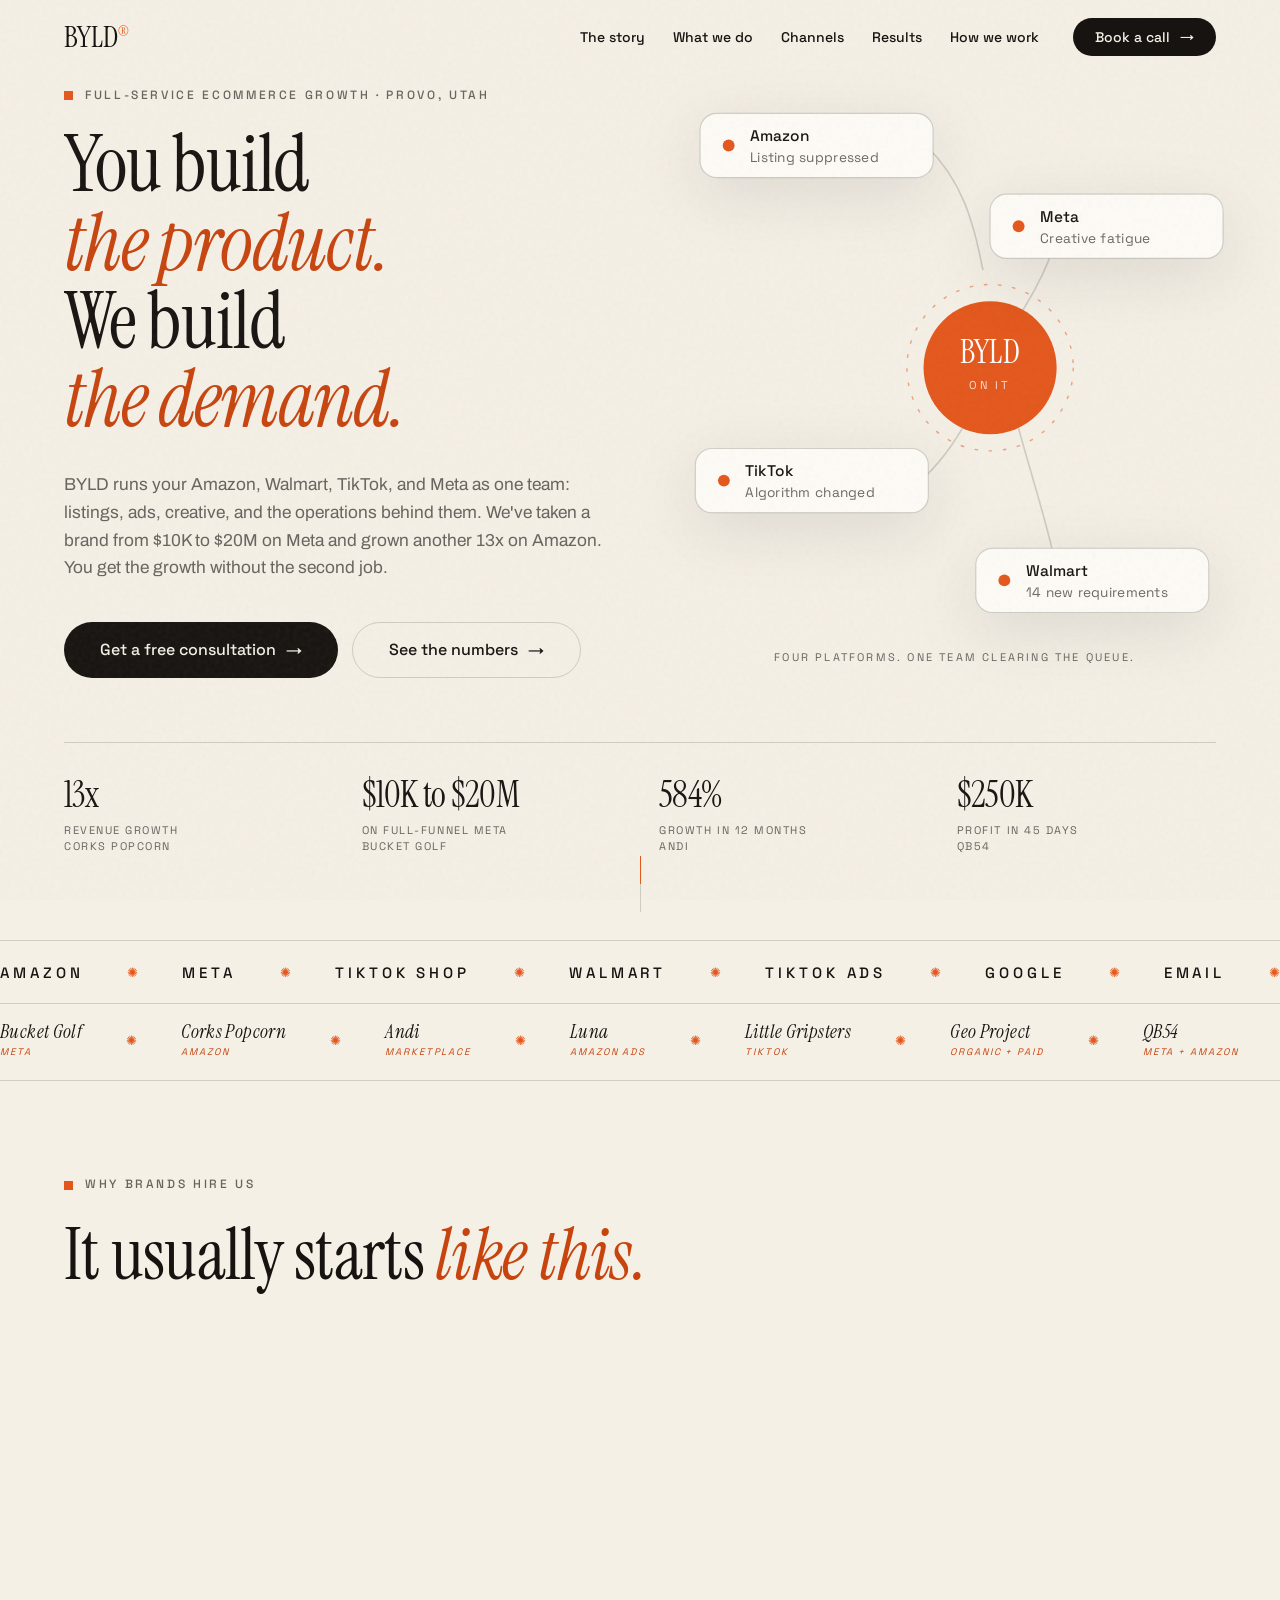
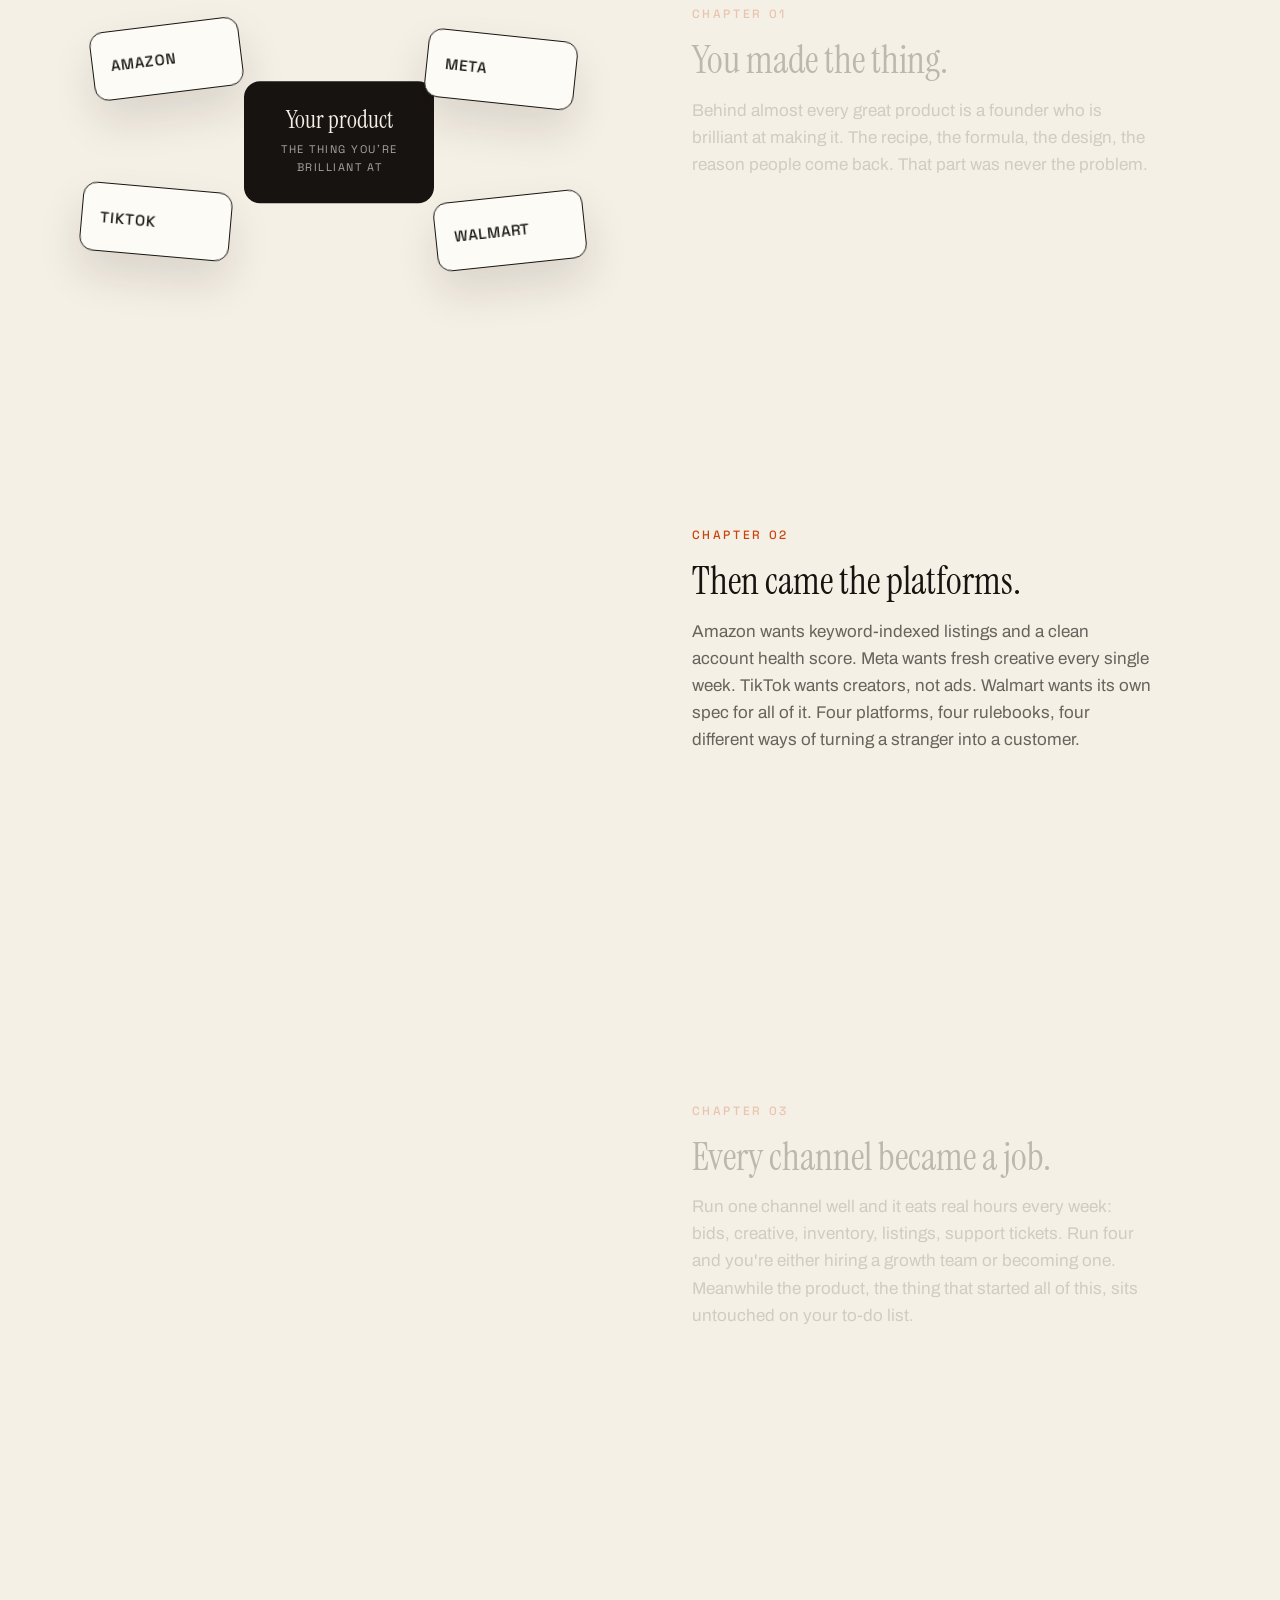
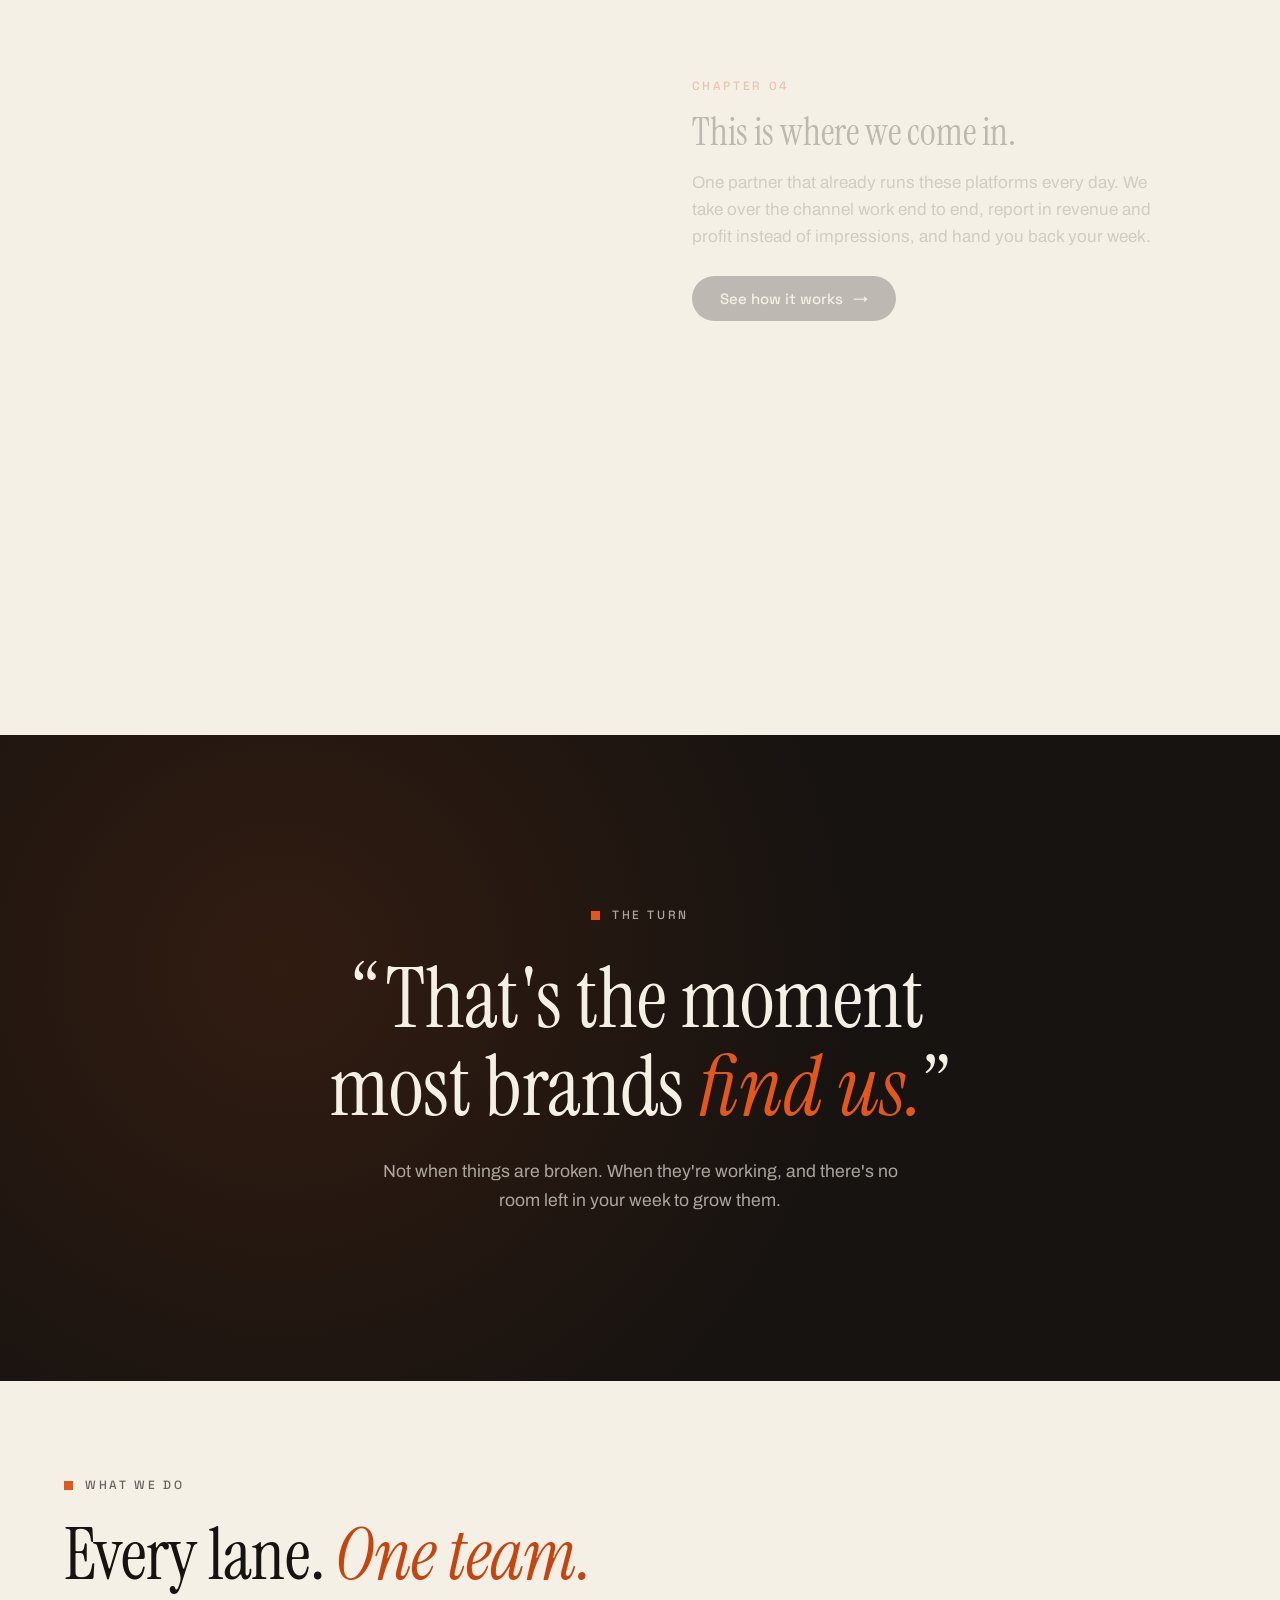
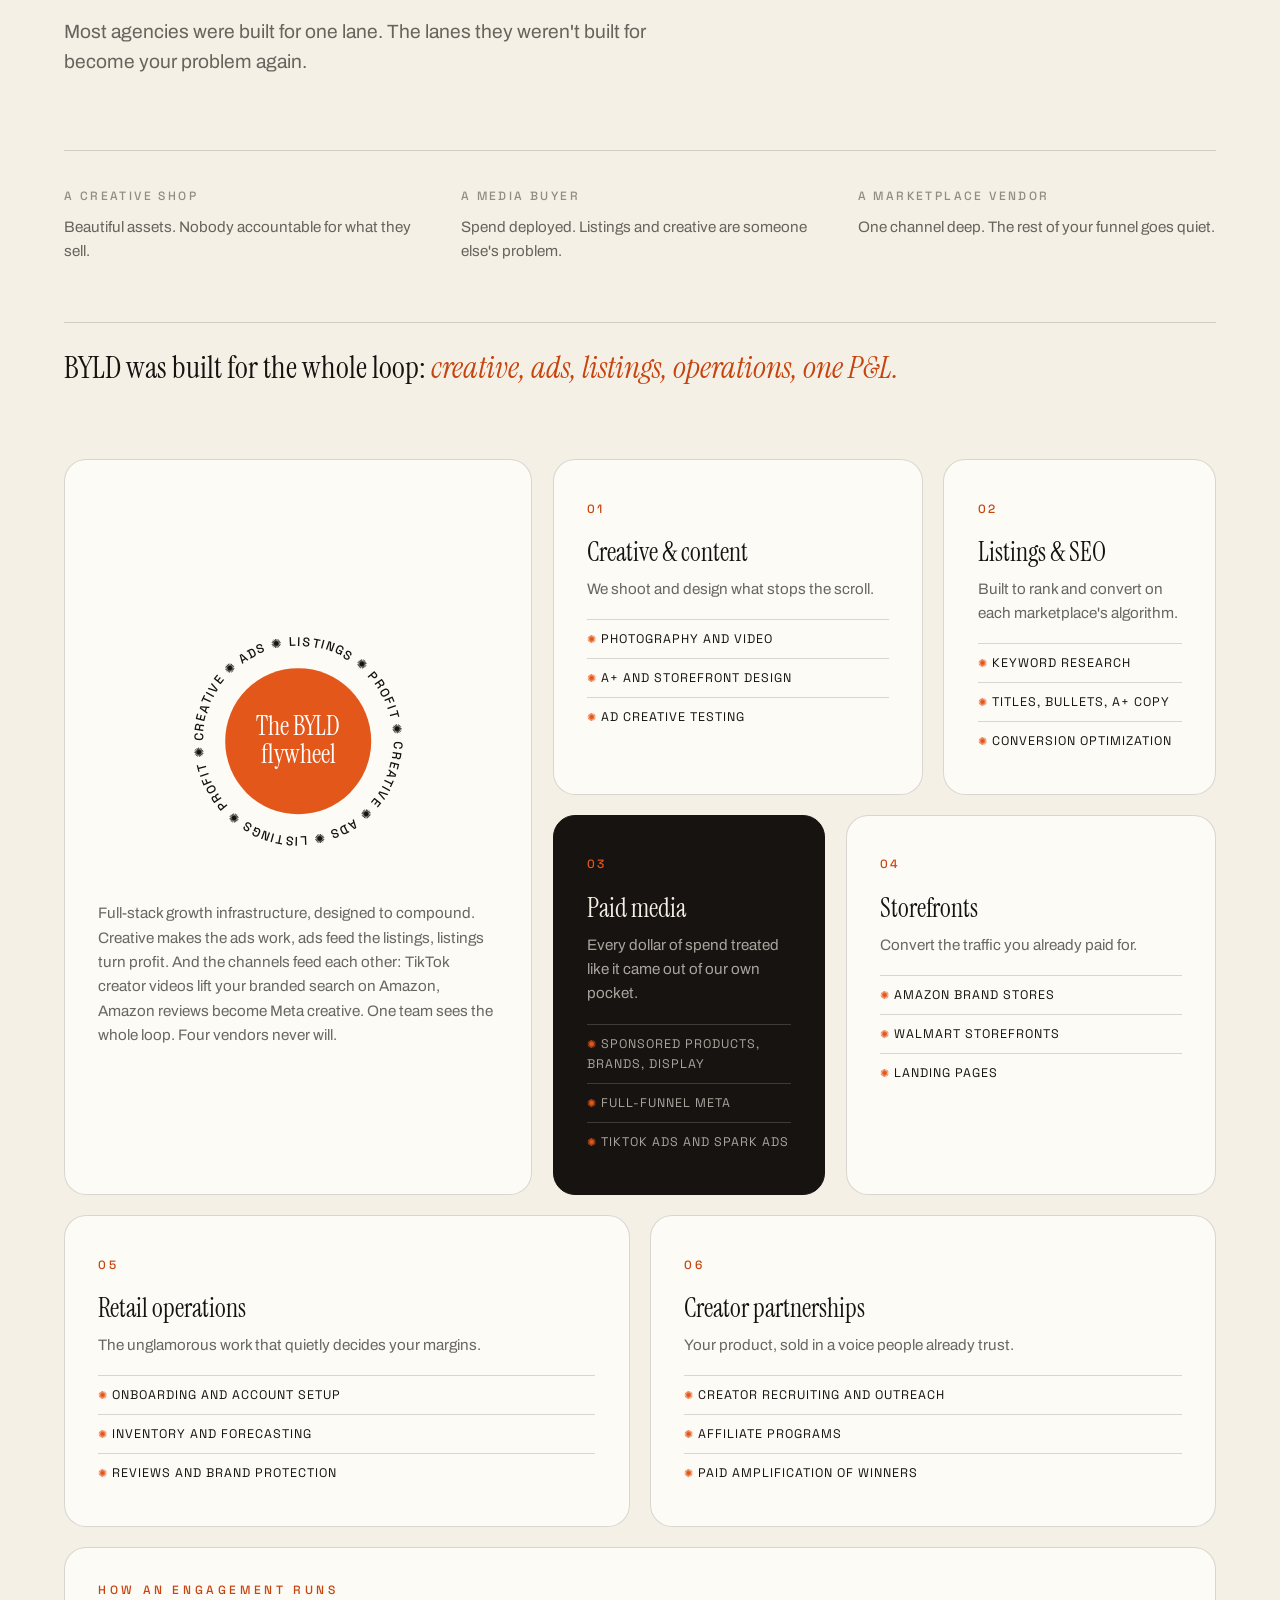
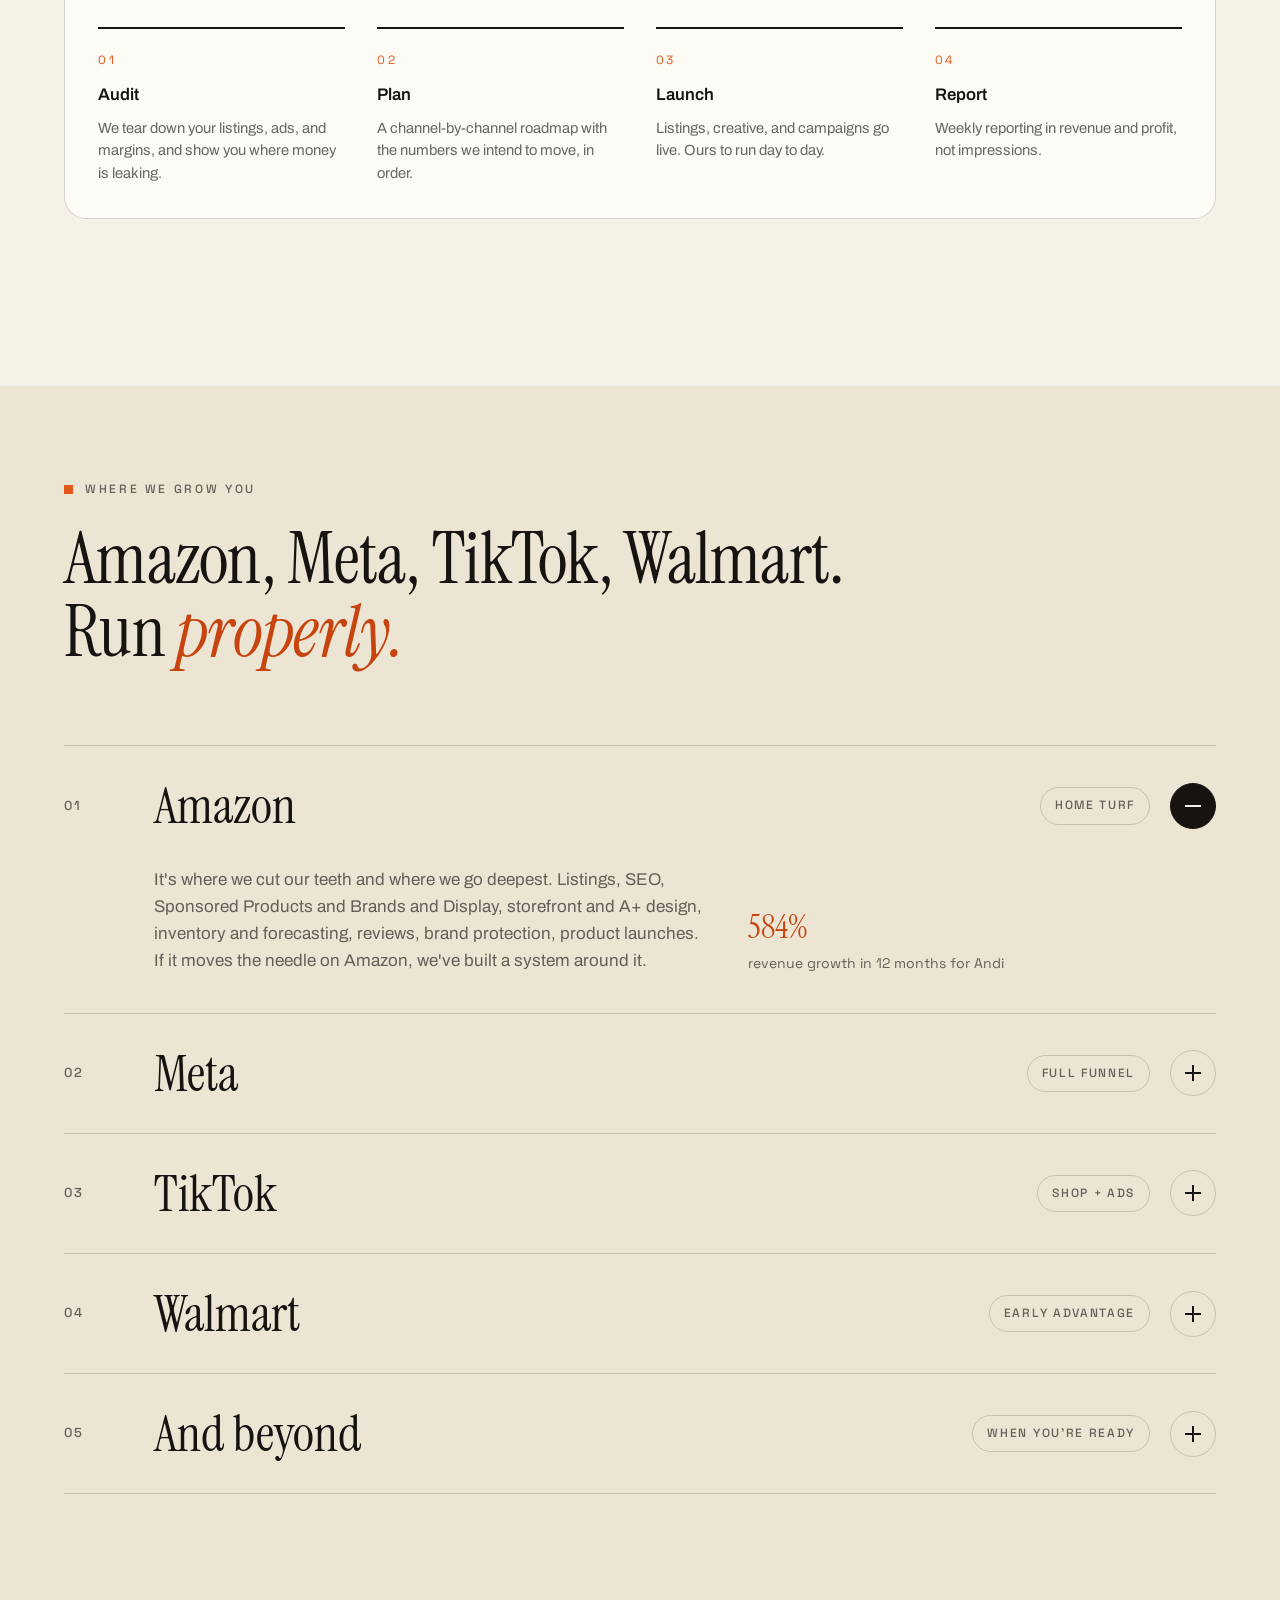
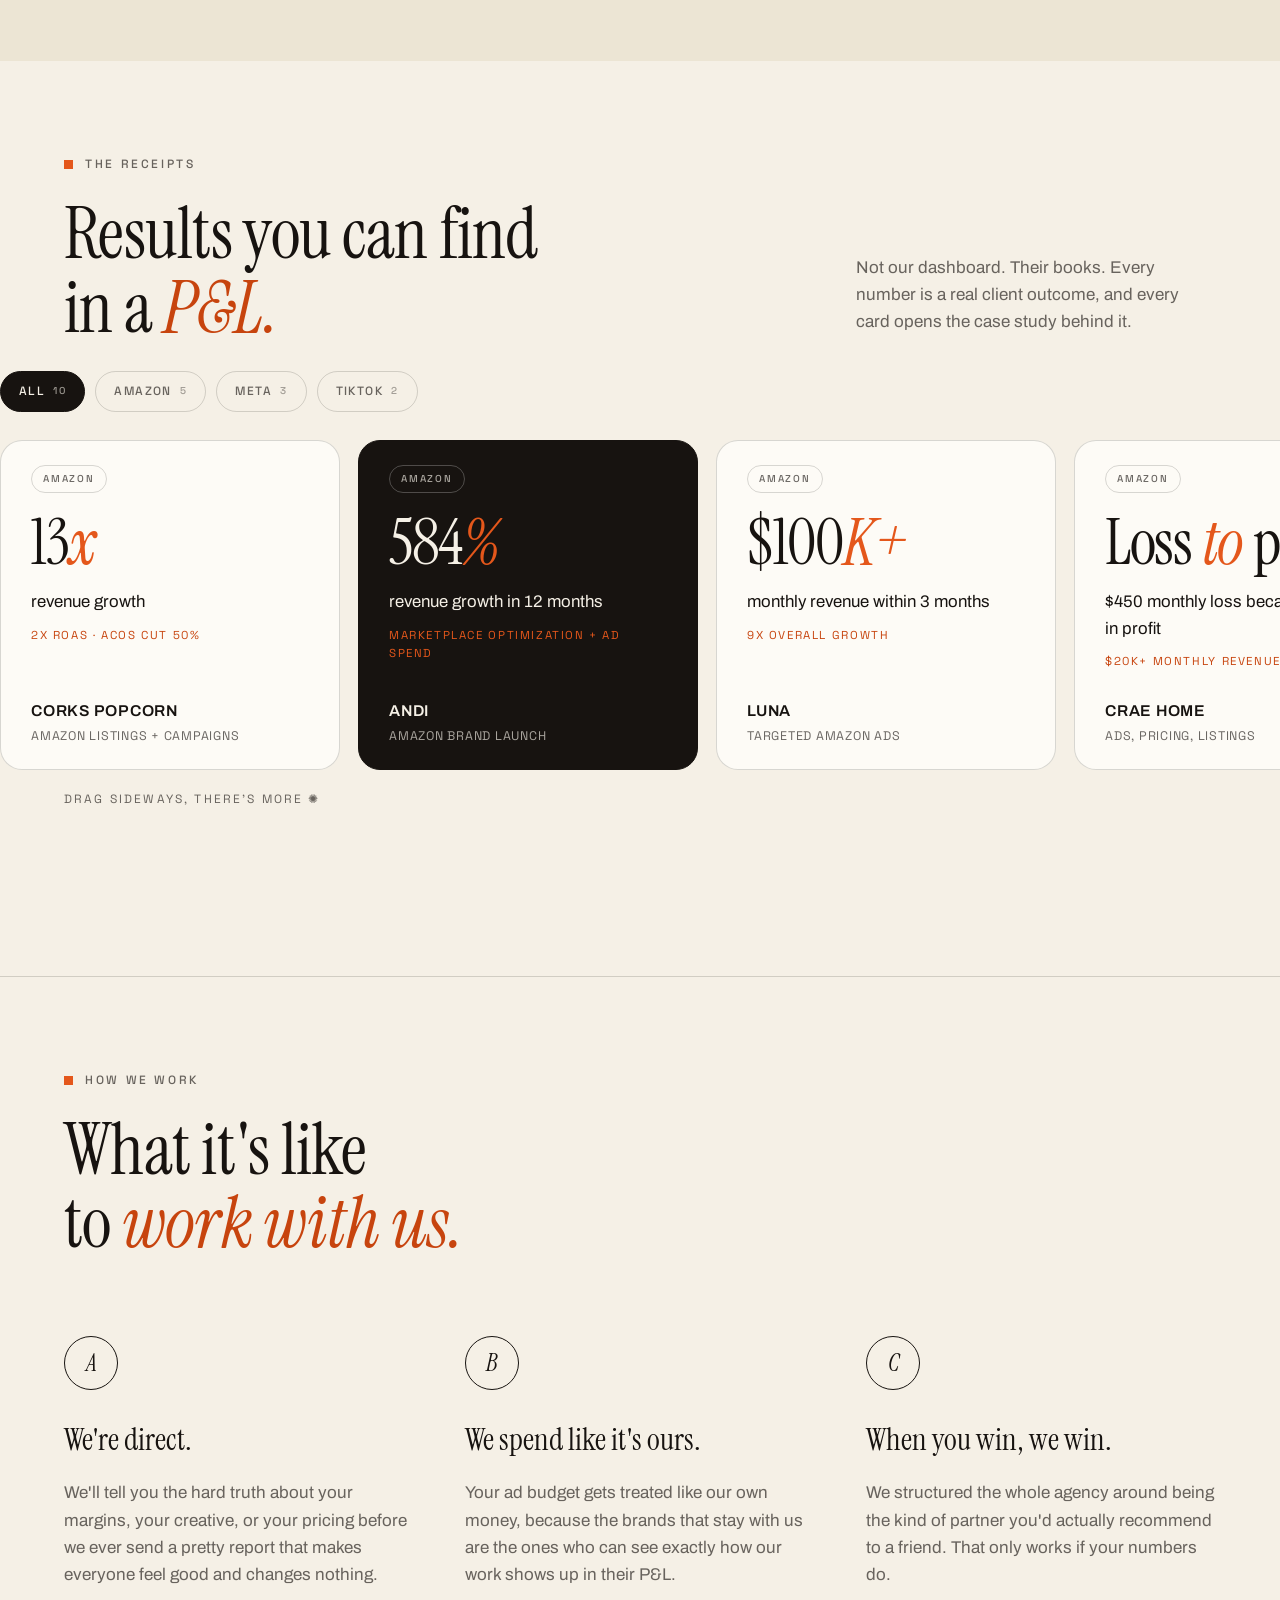
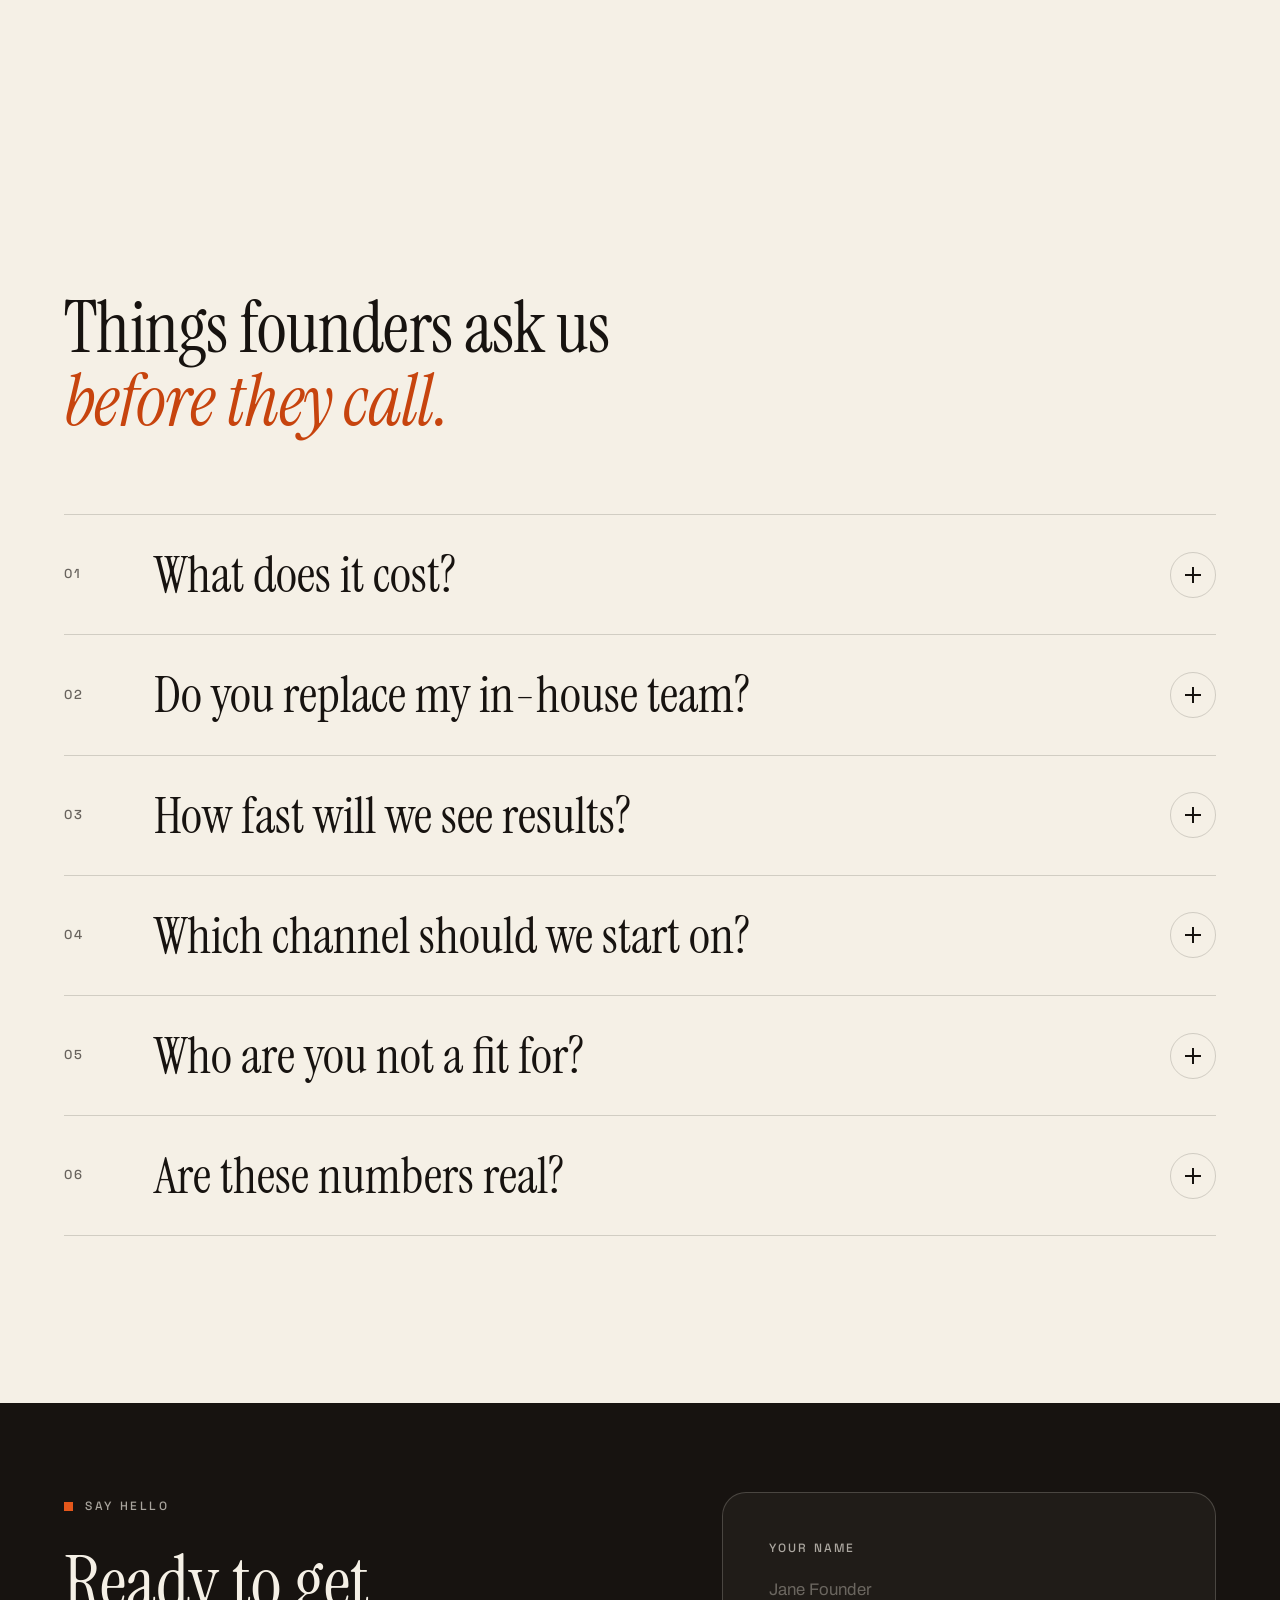
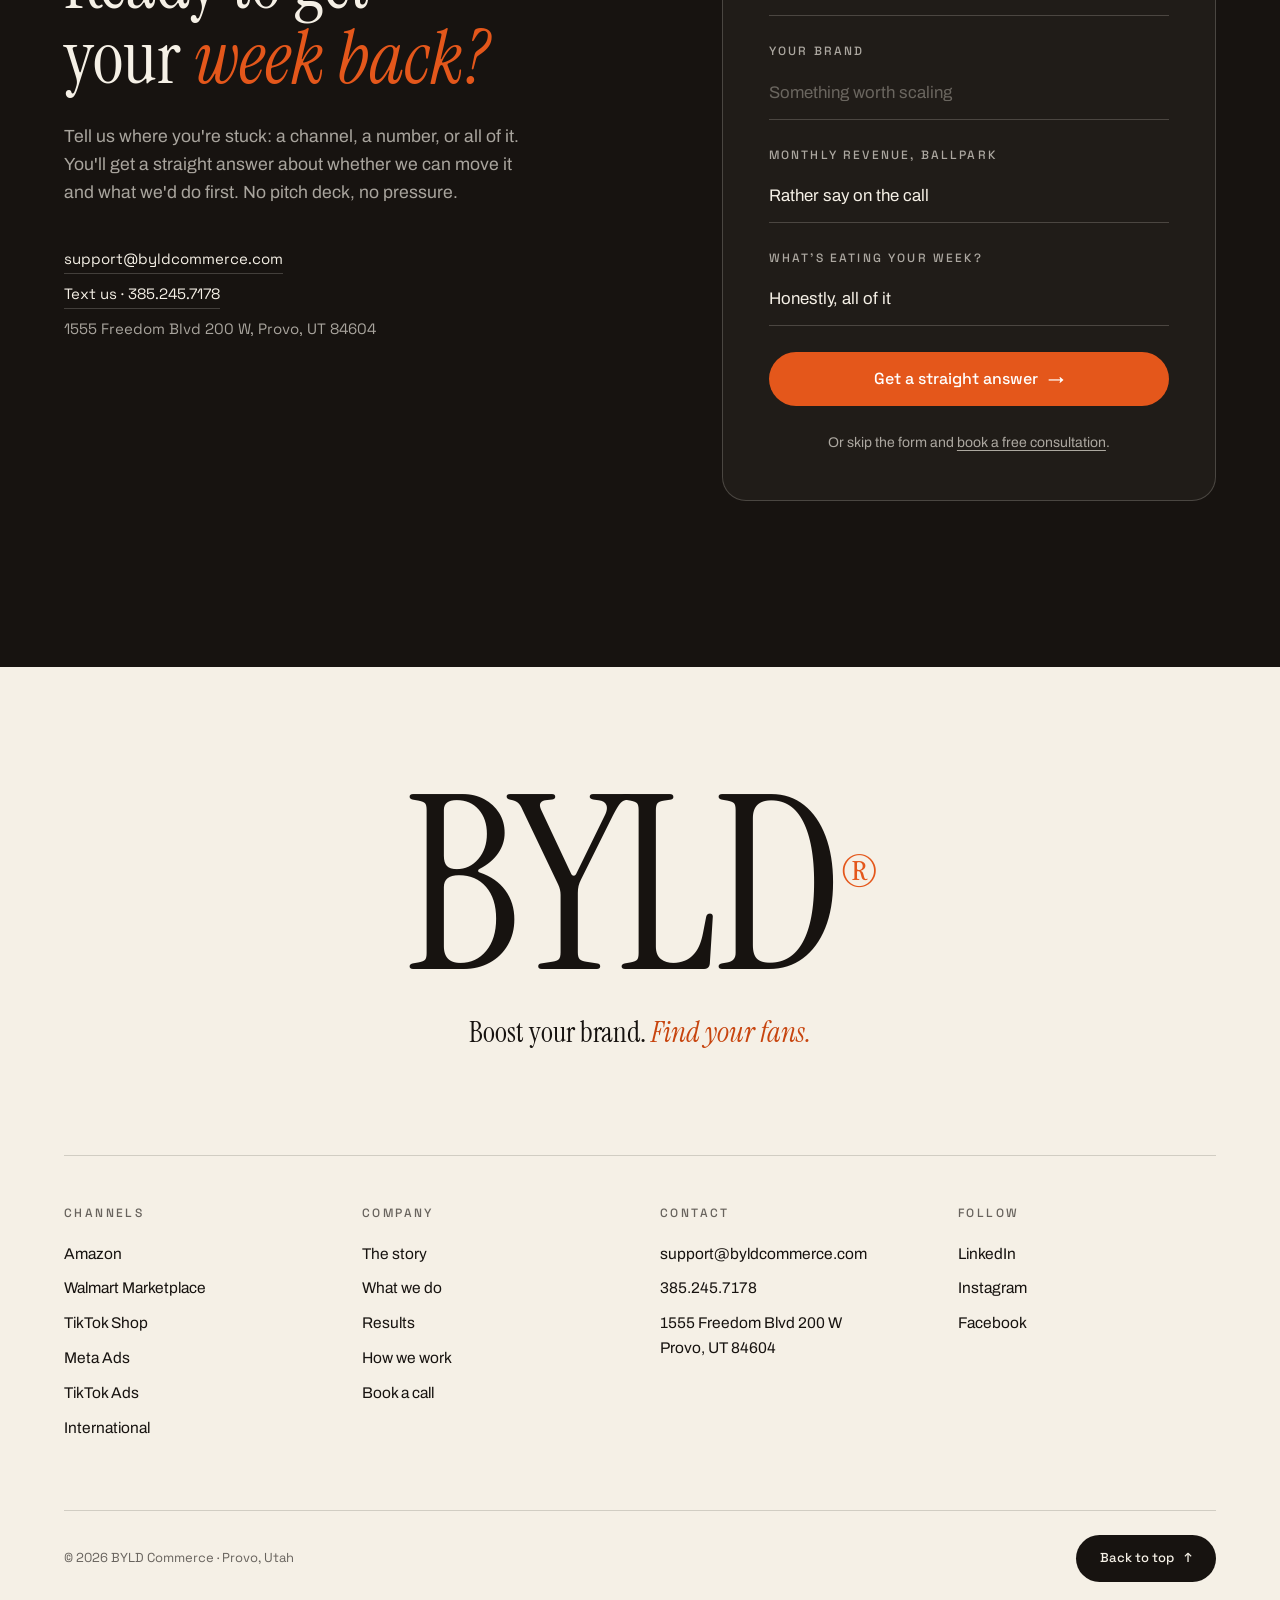
<file: index.html>
<!DOCTYPE html>
<html lang="en">
<head>
  <meta charset="UTF-8">
  <meta name="viewport" content="width=device-width, initial-scale=1.0">
  <title>BYLD Commerce · Boost your brand. Find your fans.</title>
  <meta name="description" content="BYLD Commerce is the ecommerce growth team that runs Amazon, Meta, TikTok, and Walmart for consumer brands, end to end, so founders can get back to the part only they can do.">
  <link rel="preconnect" href="https://fonts.googleapis.com">
  <link rel="preconnect" href="https://fonts.gstatic.com" crossorigin>
  <link href="https://fonts.googleapis.com/css2?family=Archivo:wght@400;500;600&family=Instrument+Serif:ital@0;1&family=Space+Grotesk:wght@400;500&display=swap" rel="stylesheet">
  <link rel="stylesheet" href="css/style.css">
</head>
<body id="top">

  <div class="grain" aria-hidden="true"></div>


  <div class="preloader" aria-hidden="true">
    <div class="preloader__word">
      <span>B</span><span>Y</span><span>L</span><span>D</span><span class="preloader__reg">®</span>
    </div>
  </div>

  <header class="header">
    <div class="header__inner">
      <a class="header__logo" href="#top" aria-label="BYLD Commerce home">BYLD<sup>®</sup></a>
      <nav class="header__nav" aria-label="Primary">
        <a href="#story">The story</a>
        <a href="#services">What we do</a>
        <a href="#channels">Channels</a>
        <a href="#results">Results</a>
        <a href="#how-we-work">How we work</a>
      </nav>
      <a class="btn btn--solid header__cta" href="#contact" data-magnetic>Book a call</a>
      <button class="burger" aria-expanded="false" aria-controls="menu" aria-label="Open menu">
        <span></span><span></span>
      </button>
    </div>
  </header>

  <div class="menu" id="menu" aria-hidden="true">
    <nav class="menu__nav" aria-label="Mobile">
      <a href="#story"><small>01</small> The story</a>
      <a href="#services"><small>02</small> What we do</a>
      <a href="#channels"><small>03</small> Channels</a>
      <a href="#results"><small>04</small> Results</a>
      <a href="#how-we-work"><small>05</small> How we work</a>
      <a href="#contact"><small>06</small> Contact</a>
    </nav>
    <div class="menu__meta">
      <a href="mailto:support@byldcommerce.com">support@byldcommerce.com</a>
      <a href="sms:3852457178">385.245.7178</a>
      <p>Provo, Utah</p>
    </div>
  </div>

  <main>

    <!-- ============ HERO ============ -->
    <section class="hero">
      <div class="hero__inner">
        <div class="hero__copy">
          <p class="eyebrow" data-reveal>Full-service ecommerce growth · Provo, Utah</p>
          <h1 class="hero__title">
            <span class="line"><span data-reveal-line>You build</span></span>
            <span class="line"><span data-reveal-line><em>the product.</em></span></span>
            <span class="line"><span data-reveal-line>We build</span></span>
            <span class="line"><span data-reveal-line><em>the demand.</em></span></span>
          </h1>
          <div class="hero__foot" data-reveal>
            <p class="hero__sub">BYLD runs your Amazon, Walmart, TikTok, and Meta as one team: listings, ads, creative, and the operations behind them. We've taken a brand from $10K to $20M on Meta and grown another 13x on Amazon. You get the growth without the second job.</p>
            <div class="hero__ctas">
              <a class="btn btn--solid btn--lg" href="#contact" data-magnetic>Get a free consultation</a>
              <a class="btn btn--ghost btn--lg" href="#results" data-magnetic>See the numbers</a>
            </div>
          </div>
        </div>

        <!-- live system: alerts fire, travel down the wires, BYLD clears them -->
        <div class="hero__system" data-reveal>
          <svg class="sys" viewBox="0 0 440 460" role="img" aria-label="Platform alerts routing into BYLD and being cleared">
        <g class="sys__wire" data-wire="amz">
          <path class="sys__wire-base" d="M 196 45 C 226 74, 236 108, 244 150" pathLength="100"></path>
          <path class="sys__wire-pulse" d="M 196 45 C 226 74, 236 108, 244 150" pathLength="100"></path>
        </g>
        <g class="sys__wire" data-wire="meta">
          <path class="sys__wire-base" d="M 300 140 C 292 160, 282 178, 268 198" pathLength="100"></path>
          <path class="sys__wire-pulse" d="M 300 140 C 292 160, 282 178, 268 198" pathLength="100"></path>
        </g>
        <g class="sys__wire" data-wire="tik">
          <path class="sys__wire-base" d="M 192 327 C 214 306, 224 288, 238 264" pathLength="100"></path>
          <path class="sys__wire-pulse" d="M 192 327 C 214 306, 224 288, 238 264" pathLength="100"></path>
        </g>
        <g class="sys__wire" data-wire="wal">
          <path class="sys__wire-base" d="M 302 384 C 294 350, 284 320, 272 276" pathLength="100"></path>
          <path class="sys__wire-pulse" d="M 302 384 C 294 350, 284 320, 272 276" pathLength="100"></path>
        </g>

            <g class="sys__core" data-core>
              <circle class="sys__ring sys__ring--1" cx="250" cy="232" r="58"></circle>
              <circle class="sys__ring sys__ring--2" cx="250" cy="232" r="58"></circle>
              <circle class="sys__spin" cx="250" cy="232" r="70"></circle>
              <circle class="sys__disc" cx="250" cy="232" r="56"></circle>
              <text class="sys__mark" x="250" y="228">BYLD</text>
              <text class="sys__state" x="250" y="250" data-core-label>ON IT</text>
            </g>

        <g class="sys__node" data-node="amz" style="--d:0.0s">
          <g class="sys__float">
            <rect class="sys__chip" x="6" y="18" width="196" height="54" rx="14"></rect>
            <circle class="sys__dot" cx="30" cy="45" r="5"></circle>
            <path class="sys__tick" d="M 24 45 l 4.5 5 l 8 -9.5"></path>
            <text class="sys__plat" x="48" y="41">Amazon</text>
            <text class="sys__issue" x="48" y="59">Listing suppressed</text>
          </g>
        </g>
        <g class="sys__node" data-node="meta" style="--d:0.9s">
          <g class="sys__float">
            <rect class="sys__chip" x="250" y="86" width="196" height="54" rx="14"></rect>
            <circle class="sys__dot" cx="274" cy="113" r="5"></circle>
            <path class="sys__tick" d="M 268 113 l 4.5 5 l 8 -9.5"></path>
            <text class="sys__plat" x="292" y="109">Meta</text>
            <text class="sys__issue" x="292" y="127">Creative fatigue</text>
          </g>
        </g>
        <g class="sys__node" data-node="tik" style="--d:1.8s">
          <g class="sys__float">
            <rect class="sys__chip" x="2" y="300" width="196" height="54" rx="14"></rect>
            <circle class="sys__dot" cx="26" cy="327" r="5"></circle>
            <path class="sys__tick" d="M 20 327 l 4.5 5 l 8 -9.5"></path>
            <text class="sys__plat" x="44" y="323">TikTok</text>
            <text class="sys__issue" x="44" y="341">Algorithm changed</text>
          </g>
        </g>
        <g class="sys__node" data-node="wal" style="--d:2.7s">
          <g class="sys__float">
            <rect class="sys__chip" x="238" y="384" width="196" height="54" rx="14"></rect>
            <circle class="sys__dot" cx="262" cy="411" r="5"></circle>
            <path class="sys__tick" d="M 256 411 l 4.5 5 l 8 -9.5"></path>
            <text class="sys__plat" x="280" y="407">Walmart</text>
            <text class="sys__issue" x="280" y="425">14 new requirements</text>
          </g>
        </g>
          </svg>
          <p class="hero__system-cap"><span data-core-cap>Four platforms. One team clearing the queue.</span></p>
        </div>

        <div class="hero__proof" data-reveal>
          <a class="hero__proof-item" href="https://www.byldcommerce.com/corks-popcorn" target="_blank" rel="noopener">
            <b>13x</b><small>revenue growth<br>Corks Popcorn</small><span class="hero__proof-link">Case study <i>&rarr;</i></span>
          </a>
          <a class="hero__proof-item" href="https://www.byldcommerce.com/bucket-golf" target="_blank" rel="noopener">
            <b>$10K&nbsp;to&nbsp;$20M</b><small>on full-funnel Meta<br>Bucket Golf</small><span class="hero__proof-link">Case study <i>&rarr;</i></span>
          </a>
          <a class="hero__proof-item" href="https://www.byldcommerce.com/andi" target="_blank" rel="noopener">
            <b>584%</b><small>growth in 12 months<br>Andi</small><span class="hero__proof-link">Case study <i>&rarr;</i></span>
          </a>
          <a class="hero__proof-item" href="https://www.byldcommerce.com/qb54" target="_blank" rel="noopener">
            <b>$250K</b><small>profit in 45 days<br>QB54</small><span class="hero__proof-link">Case study <i>&rarr;</i></span>
          </a>
        </div>
      </div>

      <div class="hero__scroll" aria-hidden="true"><span></span></div>
    </section>

    <!-- ============ MARQUEE ============ -->
    <div class="marquee" aria-hidden="true">
      <div class="marquee__track">
        <span>Amazon</span><i>✺</i><span>Meta</span><i>✺</i><span>TikTok Shop</span><i>✺</i><span>Walmart</span><i>✺</i><span>TikTok Ads</span><i>✺</i><span>Google</span><i>✺</i><span>Email</span><i>✺</i><span>International</span><i>✺</i>
        <span>Amazon</span><i>✺</i><span>Meta</span><i>✺</i><span>TikTok Shop</span><i>✺</i><span>Walmart</span><i>✺</i><span>TikTok Ads</span><i>✺</i><span>Google</span><i>✺</i><span>Email</span><i>✺</i><span>International</span><i>✺</i>
      </div>
      <div class="marquee__track marquee__track--brands">
        <span class="munit"><em>Bucket Golf</em><small>Meta</small></span><i>✺</i><span class="munit"><em>Corks Popcorn</em><small>Amazon</small></span><i>✺</i><span class="munit"><em>Andi</em><small>Marketplace</small></span><i>✺</i><span class="munit"><em>Luna</em><small>Amazon Ads</small></span><i>✺</i><span class="munit"><em>Little Gripsters</em><small>TikTok</small></span><i>✺</i><span class="munit"><em>Geo Project</em><small>Organic + paid</small></span><i>✺</i><span class="munit"><em>QB54</em><small>Meta + Amazon</small></span><i>✺</i><span class="munit"><em>Crae Home</em><small>Ads + listings</small></span><i>✺</i><span class="munit"><em>Teton Tackle</em><small>2,000+ units in 90 days</small></span><i>✺</i><span class="munit"><em>Agave Sweet</em><small>TACOS 79% to 40%</small></span><i>✺</i><span class="munit"><em>MOOD</em><small>117% in a year</small></span><i>✺</i><span class="munit"><em>Copper</em><small>TikTok Shop</small></span><i>✺</i>
        <span class="munit"><em>Bucket Golf</em><small>Meta</small></span><i>✺</i><span class="munit"><em>Corks Popcorn</em><small>Amazon</small></span><i>✺</i><span class="munit"><em>Andi</em><small>Marketplace</small></span><i>✺</i><span class="munit"><em>Luna</em><small>Amazon Ads</small></span><i>✺</i><span class="munit"><em>Little Gripsters</em><small>TikTok</small></span><i>✺</i><span class="munit"><em>Geo Project</em><small>Organic + paid</small></span><i>✺</i><span class="munit"><em>QB54</em><small>Meta + Amazon</small></span><i>✺</i><span class="munit"><em>Crae Home</em><small>Ads + listings</small></span><i>✺</i><span class="munit"><em>Teton Tackle</em><small>2,000+ units in 90 days</small></span><i>✺</i><span class="munit"><em>Agave Sweet</em><small>TACOS 79% to 40%</small></span><i>✺</i><span class="munit"><em>MOOD</em><small>117% in a year</small></span><i>✺</i><span class="munit"><em>Copper</em><small>TikTok Shop</small></span><i>✺</i>
      </div>
    </div>

    <!-- ============ STORY ============ -->
    <section class="story" id="story">
      <div class="story__head">
        <p class="eyebrow" data-reveal>Why brands hire us</p>
        <h2 class="h2" data-reveal>It usually starts <em>like this.</em></h2>
      </div>

      <div class="story__body">
        <div class="story__visual" data-state="1" aria-hidden="true">
          <div class="stage">
            <div class="stage__product">
              <b>Your product</b>
              <small>The thing you're brilliant at</small>
            </div>
            <div class="stage__card stage__card--amazon"><b>Amazon</b><span class="alert">!</span></div>
            <div class="stage__card stage__card--meta"><b>Meta</b><span class="alert">!</span></div>
            <div class="stage__card stage__card--tiktok"><b>TikTok</b><span class="alert">!</span></div>
            <div class="stage__card stage__card--walmart"><b>Walmart</b><span class="alert">!</span></div>
            <div class="stage__byld"><b>BYLD</b><small>on it</small></div>
          </div>
        </div>

        <div class="story__steps">
          <div class="step" data-step="1">
            <span class="step__num">Chapter 01</span>
            <h3>You made the thing.</h3>
            <p>Behind almost every great product is a founder who is brilliant at making it. The recipe, the formula, the design, the reason people come back. That part was never the problem.</p>
          </div>
          <div class="step" data-step="2">
            <span class="step__num">Chapter 02</span>
            <h3>Then came the platforms.</h3>
            <p>Amazon wants keyword-indexed listings and a clean account health score. Meta wants fresh creative every single week. TikTok wants creators, not ads. Walmart wants its own spec for all of it. Four platforms, four rulebooks, four different ways of turning a stranger into a customer.</p>
          </div>
          <div class="step" data-step="3">
            <span class="step__num">Chapter 03</span>
            <h3>Every channel became a job.</h3>
            <p>Run one channel well and it eats real hours every week: bids, creative, inventory, listings, support tickets. Run four and you're either hiring a growth team or becoming one. Meanwhile the product, the thing that started all of this, sits untouched on your to-do list.</p>
          </div>
          <div class="step" data-step="4">
            <span class="step__num">Chapter 04</span>
            <h3>This is where we come in.</h3>
            <p>One partner that already runs these platforms every day. We take over the channel work end to end, report in revenue and profit instead of impressions, and hand you back your week.</p>
            <a class="btn btn--solid" href="#services" data-magnetic>See how it works</a>
          </div>
        </div>
      </div>
    </section>

    <!-- ============ THE TURN ============ -->
    <section class="turn" id="turn">
      <div class="turn__inner">
        <p class="eyebrow eyebrow--light" data-reveal>The turn</p>
        <h2 class="turn__title" data-reveal>&ldquo;That's the moment<br>most brands <em>find us.</em>&rdquo;</h2>
        <p class="turn__sub" data-reveal>Not when things are broken. When they're working, and there's no room left in your week to grow them.</p>
      </div>
    </section>

    <!-- ============ SERVICES ============ -->
    <section class="services" id="services">
      <div class="services__head">
        <p class="eyebrow" data-reveal>What we do</p>
        <h2 class="h2" data-reveal>Every lane. <em>One team.</em></h2>
        <p class="lede" data-reveal>Most agencies were built for one lane. The lanes they weren't built for become your problem again.</p>
      </div>

      <div class="versus" data-reveal>
        <div class="versus__col">
          <h4>A creative shop</h4>
          <p>Beautiful assets. Nobody accountable for what they sell.</p>
        </div>
        <div class="versus__col">
          <h4>A media buyer</h4>
          <p>Spend deployed. Listings and creative are someone else's problem.</p>
        </div>
        <div class="versus__col">
          <h4>A marketplace vendor</h4>
          <p>One channel deep. The rest of your funnel goes quiet.</p>
        </div>
        <p class="versus__byld">BYLD was built for the whole loop: <em>creative, ads, listings, operations, one P&amp;L.</em></p>
      </div>

      <div class="bento">
        <div class="tile tile--fly" data-reveal>
          <div class="flywheel">
            <div class="flywheel__ring" aria-hidden="true">
              <svg viewBox="0 0 300 300">
                <defs>
                  <path id="circlePath" d="M 150,150 m -110,0 a 110,110 0 1,1 220,0 a 110,110 0 1,1 -220,0"></path>
                </defs>
                <text textLength="688" lengthAdjust="spacing">
                  <textPath href="#circlePath">Creative ✺ Ads ✺ Listings ✺ Profit ✺ Creative ✺ Ads ✺ Listings ✺ Profit ✺</textPath>
                </text>
              </svg>
              <div class="flywheel__core"><b>The BYLD<br>flywheel</b></div>
            </div>
            <p class="flywheel__caption">Full-stack growth infrastructure, designed to compound. Creative makes the ads work, ads feed the listings, listings turn profit. And the channels feed each other: TikTok creator videos lift your branded search on Amazon, Amazon reviews become Meta creative. One team sees the whole loop. Four vendors never will.</p>
          </div>
        </div>

        <article class="tile" data-reveal>
          <span class="tile__num">01</span>
          <h3>Creative &amp; content</h3>
          <p>We shoot and design what stops the scroll.</p>
          <ul class="tile__list">
            <li>Photography and video</li>
            <li>A+ and storefront design</li>
            <li>Ad creative testing</li>
          </ul>
        </article>

        <article class="tile" data-reveal>
          <span class="tile__num">02</span>
          <h3>Listings &amp; SEO</h3>
          <p>Built to rank and convert on each marketplace's algorithm.</p>
          <ul class="tile__list">
            <li>Keyword research</li>
            <li>Titles, bullets, A+ copy</li>
            <li>Conversion optimization</li>
          </ul>
        </article>

        <article class="tile tile--dark" data-reveal>
          <span class="tile__num">03</span>
          <h3>Paid media</h3>
          <p>Every dollar of spend treated like it came out of our own pocket.</p>
          <ul class="tile__list">
            <li>Sponsored Products, Brands, Display</li>
            <li>Full-funnel Meta</li>
            <li>TikTok Ads and Spark Ads</li>
          </ul>
        </article>

        <article class="tile" data-reveal>
          <span class="tile__num">04</span>
          <h3>Storefronts</h3>
          <p>Convert the traffic you already paid for.</p>
          <ul class="tile__list">
            <li>Amazon Brand Stores</li>
            <li>Walmart storefronts</li>
            <li>Landing pages</li>
          </ul>
        </article>

        <article class="tile" data-reveal>
          <span class="tile__num">05</span>
          <h3>Retail operations</h3>
          <p>The unglamorous work that quietly decides your margins.</p>
          <ul class="tile__list">
            <li>Onboarding and account setup</li>
            <li>Inventory and forecasting</li>
            <li>Reviews and brand protection</li>
          </ul>
        </article>

        <article class="tile" data-reveal>
          <span class="tile__num">06</span>
          <h3>Creator partnerships</h3>
          <p>Your product, sold in a voice people already trust.</p>
          <ul class="tile__list">
            <li>Creator recruiting and outreach</li>
            <li>Affiliate programs</li>
            <li>Paid amplification of winners</li>
          </ul>
        </article>

        <div class="tile tile--wide" data-reveal>
          <div class="engage">
            <p class="engage__label">How an engagement runs</p>
            <div class="engage__grid">
              <div class="engage__step">
                <span class="engage__num">01</span>
                <h4>Audit</h4>
                <p>We tear down your listings, ads, and margins, and show you where money is leaking.</p>
              </div>
              <div class="engage__step">
                <span class="engage__num">02</span>
                <h4>Plan</h4>
                <p>A channel-by-channel roadmap with the numbers we intend to move, in order.</p>
              </div>
              <div class="engage__step">
                <span class="engage__num">03</span>
                <h4>Launch</h4>
                <p>Listings, creative, and campaigns go live. Ours to run day to day.</p>
              </div>
              <div class="engage__step">
                <span class="engage__num">04</span>
                <h4>Report</h4>
                <p>Weekly reporting in revenue and profit, not impressions.</p>
              </div>
            </div>
          </div>
        </div>
      </div>
    </section>

    <!-- ============ CHANNELS ============ -->
    <section class="channels" id="channels">
      <div class="channels__head">
        <p class="eyebrow" data-reveal>Where we grow you</p>
        <h2 class="h2" data-reveal>Amazon, Meta, TikTok, Walmart.<br>Run <em>properly.</em></h2>
      </div>

      <div class="acc" data-reveal>
        <div class="acc__item is-open">
          <button class="acc__btn" aria-expanded="true">
            <span class="acc__num">01</span>
            <span class="acc__name">Amazon</span>
            <span class="acc__tag">Home turf</span>
            <span class="acc__icon" aria-hidden="true"></span>
          </button>
          <div class="acc__panel">
            <div class="acc__panel-inner">
              <p>It's where we cut our teeth and where we go deepest. Listings, SEO, Sponsored Products and Brands and Display, storefront and A+ design, inventory and forecasting, reviews, brand protection, product launches. If it moves the needle on Amazon, we've built a system around it.</p>
              <p class="acc__proof"><b>584%</b> revenue growth in 12 months for Andi</p>
            </div>
          </div>
        </div>

        <div class="acc__item">
          <button class="acc__btn" aria-expanded="false">
            <span class="acc__num">02</span>
            <span class="acc__name">Meta</span>
            <span class="acc__tag">Full funnel</span>
            <span class="acc__icon" aria-hidden="true"></span>
          </button>
          <div class="acc__panel">
            <div class="acc__panel-inner">
              <p>Facebook and Instagram campaigns built around returns you can plan a business on. Awareness, retargeting, conversion, and the creative testing that keeps all three from going stale.</p>
              <p class="acc__proof"><b>$10K to $20M</b> in revenue for Bucket Golf on full-funnel Meta</p>
            </div>
          </div>
        </div>

        <div class="acc__item">
          <button class="acc__btn" aria-expanded="false">
            <span class="acc__num">03</span>
            <span class="acc__name">TikTok</span>
            <span class="acc__tag">Shop + Ads</span>
            <span class="acc__icon" aria-hidden="true"></span>
          </button>
          <div class="acc__panel">
            <div class="acc__panel-inner">
              <p>TikTok Shop listings, affiliate creator programs, lives, and Spark Ads. We find the creators whose audiences already buy products like yours, then put paid behind whatever converts.</p>
              <p class="acc__proof"><b>84%</b> of Little Gripsters' revenue came from creator content</p>
            </div>
          </div>
        </div>

        <div class="acc__item">
          <button class="acc__btn" aria-expanded="false">
            <span class="acc__num">04</span>
            <span class="acc__name">Walmart</span>
            <span class="acc__tag">Early advantage</span>
            <span class="acc__icon" aria-hidden="true"></span>
          </button>
          <div class="acc__panel">
            <div class="acc__panel-inner">
              <p>Item setup, listing optimization, Walmart Connect campaigns, and a storefront built to perform, on the marketplace most brands are about to be on. Getting there early is the whole advantage.</p>
              <p class="acc__proof"><b>Setup to storefront</b>, handled end to end</p>
            </div>
          </div>
        </div>

        <div class="acc__item">
          <button class="acc__btn" aria-expanded="false">
            <span class="acc__num">05</span>
            <span class="acc__name">And beyond</span>
            <span class="acc__tag">When you're ready</span>
            <span class="acc__icon" aria-hidden="true"></span>
          </button>
          <div class="acc__panel">
            <div class="acc__panel-inner">
              <p>Google, email, and international expansion round it out when your brand is ready for them. We'd rather run four channels deep than forty channels thin, so we'll tell you honestly when it's time, and when it isn't yet.</p>
              <p class="acc__proof"><b>Growth that compounds</b>, not channels for their own sake</p>
            </div>
          </div>
        </div>
      </div>
    </section>

    <!-- ============ RESULTS ============ -->
    <section class="results" id="results">
      <div class="results__head">
        <div>
          <p class="eyebrow" data-reveal>The receipts</p>
          <h2 class="h2" data-reveal>Results you can find<br>in a <em>P&amp;L.</em></h2>
        </div>
        <p class="results__note" data-reveal>Not our dashboard. Their books. Every number is a real client outcome, and every card opens the case study behind it.</p>
      </div>

      <div class="results__filters" data-reveal>
        <button class="rfilter is-active" data-filter="all">All<span>10</span></button>
        <button class="rfilter" data-filter="amazon">Amazon<span>5</span></button>
        <button class="rfilter" data-filter="meta">Meta<span>3</span></button>
        <button class="rfilter" data-filter="tiktok">TikTok<span>2</span></button>
      </div>

      <div class="results__strip" data-drag>
        <a class="rcard" data-cat="amazon" data-reveal href="https://www.byldcommerce.com/corks-popcorn" target="_blank" rel="noopener">
          <span class="rcard__tag">Amazon</span>
          <span class="rcard__stat">13<em>x</em></span>
          <span class="rcard__what">revenue growth</span>
          <span class="rcard__more">2x ROAS · ACOS cut 50%</span>
          <span class="rcard__who"><b>Corks Popcorn</b>Amazon listings + campaigns</span>
          <span class="rcard__go" aria-hidden="true">&rarr;</span>
        </a>
        <a class="rcard rcard--accent" data-cat="amazon" data-reveal href="https://www.byldcommerce.com/andi" target="_blank" rel="noopener">
          <span class="rcard__tag">Amazon</span>
          <span class="rcard__stat">584<em>%</em></span>
          <span class="rcard__what">revenue growth in 12 months</span>
          <span class="rcard__more">Marketplace optimization + ad spend</span>
          <span class="rcard__who"><b>Andi</b>Amazon brand launch</span>
          <span class="rcard__go" aria-hidden="true">&rarr;</span>
        </a>
        <a class="rcard" data-cat="amazon" data-reveal href="https://www.byldcommerce.com/luna" target="_blank" rel="noopener">
          <span class="rcard__tag">Amazon</span>
          <span class="rcard__stat">$100<em>K+</em></span>
          <span class="rcard__what">monthly revenue within 3 months</span>
          <span class="rcard__more">9x overall growth</span>
          <span class="rcard__who"><b>Luna</b>Targeted Amazon Ads</span>
          <span class="rcard__go" aria-hidden="true">&rarr;</span>
        </a>
        <a class="rcard" data-cat="amazon" data-reveal href="https://www.byldcommerce.com/crae-home" target="_blank" rel="noopener">
          <span class="rcard__tag">Amazon</span>
          <span class="rcard__stat">Loss <em>to</em> profit</span>
          <span class="rcard__what">$450 monthly loss became $4,500 in profit</span>
          <span class="rcard__more">$20K+ monthly revenue</span>
          <span class="rcard__who"><b>Crae Home</b>Ads, pricing, listings</span>
          <span class="rcard__go" aria-hidden="true">&rarr;</span>
        </a>
        <a class="rcard" data-cat="amazon" data-reveal href="https://www.byldcommerce.com/tetontackle" target="_blank" rel="noopener">
          <span class="rcard__tag">Amazon</span>
          <span class="rcard__stat">2,000<em>+</em></span>
          <span class="rcard__what">units sold in 90 days</span>
          <span class="rcard__more">45% revenue increase</span>
          <span class="rcard__who"><b>Teton Tackle</b>FBA migration + listing overhaul</span>
          <span class="rcard__go" aria-hidden="true">&rarr;</span>
        </a>
        <a class="rcard rcard--accent" data-cat="meta" data-reveal href="https://www.byldcommerce.com/bucket-golf" target="_blank" rel="noopener">
          <span class="rcard__tag">Meta</span>
          <span class="rcard__stat">$20<em>M</em></span>
          <span class="rcard__what">scaled from $10K in revenue</span>
          <span class="rcard__more">Full-funnel Meta system</span>
          <span class="rcard__who"><b>Bucket Golf</b>Meta advertising</span>
          <span class="rcard__go" aria-hidden="true">&rarr;</span>
        </a>
        <a class="rcard" data-cat="meta" data-reveal href="https://www.byldcommerce.com/qb54" target="_blank" rel="noopener">
          <span class="rcard__tag">Meta</span>
          <span class="rcard__stat">$250<em>K</em></span>
          <span class="rcard__what">profit in 45 days</span>
          <span class="rcard__more">Meta + Amazon full funnel</span>
          <span class="rcard__who"><b>QB54</b>Meta advertising</span>
          <span class="rcard__go" aria-hidden="true">&rarr;</span>
        </a>
        <a class="rcard" data-cat="meta" data-reveal href="https://www.byldcommerce.com/geo-project" target="_blank" rel="noopener">
          <span class="rcard__tag">Meta</span>
          <span class="rcard__stat">9.16<em>x</em></span>
          <span class="rcard__what">ROAS, $55K on $6K of spend</span>
          <span class="rcard__more">Organic content, amplified</span>
          <span class="rcard__who"><b>Geo Project</b>Meta advertising</span>
          <span class="rcard__go" aria-hidden="true">&rarr;</span>
        </a>
        <a class="rcard rcard--accent" data-cat="tiktok" data-reveal href="https://www.byldcommerce.com/casestudies" target="_blank" rel="noopener">
          <span class="rcard__tag">TikTok</span>
          <span class="rcard__stat">84<em>%</em></span>
          <span class="rcard__what">of revenue from creator content</span>
          <span class="rcard__more">~1M impressions · 74% lower cost per order</span>
          <span class="rcard__who"><b>Little Gripsters</b>Creator-first TikTok launch</span>
          <span class="rcard__go" aria-hidden="true">&rarr;</span>
        </a>
        <a class="rcard" data-cat="tiktok" data-reveal href="https://www.byldcommerce.com/copper" target="_blank" rel="noopener">
          <span class="rcard__tag">TikTok</span>
          <span class="rcard__stat">$8,500</span>
          <span class="rcard__what">in the first 30 days on TikTok Shop</span>
          <span class="rcard__more">4.0+ ROAS</span>
          <span class="rcard__who"><b>Copper</b>TikTok Shop launch</span>
          <span class="rcard__go" aria-hidden="true">&rarr;</span>
        </a>
      </div>
      <p class="results__hint" aria-hidden="true">Drag sideways, there's more ✺</p>
    </section>

    <!-- ============ PRINCIPLES ============ -->
    <section class="principles" id="how-we-work">
      <div class="principles__head">
        <p class="eyebrow" data-reveal>How we work</p>
        <h2 class="h2" data-reveal>What it's like<br>to <em>work with us.</em></h2>
      </div>
      <div class="principles__grid">
        <article class="prin" data-reveal>
          <span class="prin__num">A</span>
          <h3>We're direct.</h3>
          <p>We'll tell you the hard truth about your margins, your creative, or your pricing before we ever send a pretty report that makes everyone feel good and changes nothing.</p>
        </article>
        <article class="prin" data-reveal>
          <span class="prin__num">B</span>
          <h3>We spend like it's ours.</h3>
          <p>Your ad budget gets treated like our own money, because the brands that stay with us are the ones who can see exactly how our work shows up in their P&amp;L.</p>
        </article>
        <article class="prin" data-reveal>
          <span class="prin__num">C</span>
          <h3>When you win, we win.</h3>
          <p>We structured the whole agency around being the kind of partner you'd actually recommend to a friend. That only works if your numbers do.</p>
        </article>
      </div>
    </section>

    <!-- ============ FAQ ============ -->
    <section class="faq" id="faq">
      <div class="faq__head">
        <p class="eyebrow" data-reveal>Straight answers</p>
        <h2 class="h2" data-reveal>Things founders ask us<br><em>before they call.</em></h2>
      </div>
      <div class="acc acc--faq" data-reveal>
        <div class="acc__item">
          <button class="acc__btn" aria-expanded="false">
            <span class="acc__num">01</span>
            <span class="acc__name">What does it cost?</span>
            <span class="acc__icon" aria-hidden="true"></span>
          </button>
          <div class="acc__panel">
            <div class="acc__panel-inner">
              <p>It depends on channels and scope, so we won't pretend there's one number. What we can promise: you'll always know exactly what you're paying for, and engagements are structured so we do well when your numbers do. If the math doesn't work for your margins, we'll say so on the first call.</p>
            </div>
          </div>
        </div>
        <div class="acc__item">
          <button class="acc__btn" aria-expanded="false">
            <span class="acc__num">02</span>
            <span class="acc__name">Do you replace my in-house team?</span>
            <span class="acc__icon" aria-hidden="true"></span>
          </button>
          <div class="acc__panel">
            <div class="acc__panel-inner">
              <p>No. We take over the channel work: listings, ads, creative, creator programs, and the operations behind them. You keep the product, the brand, and the decisions. Plenty of our clients have nobody in-house for marketing at all, and that works too.</p>
            </div>
          </div>
        </div>
        <div class="acc__item">
          <button class="acc__btn" aria-expanded="false">
            <span class="acc__num">03</span>
            <span class="acc__name">How fast will we see results?</span>
            <span class="acc__icon" aria-hidden="true"></span>
          </button>
          <div class="acc__panel">
            <div class="acc__panel-inner">
              <p>Honestly, it depends where you're starting. Wasted ad spend and broken listings can be fixed in weeks. Rankings, reviews, and creator programs compound over months. We'll tell you which bucket your account is in after the audit, not before.</p>
            </div>
          </div>
        </div>
        <div class="acc__item">
          <button class="acc__btn" aria-expanded="false">
            <span class="acc__num">04</span>
            <span class="acc__name">Which channel should we start on?</span>
            <span class="acc__icon" aria-hidden="true"></span>
          </button>
          <div class="acc__panel">
            <div class="acc__panel-inner">
              <p>Usually the one already making you money, run properly, before anything new gets added. For most brands that's Amazon. TikTok Shop and Walmart come when your numbers say you're ready, and we'll tell you honestly when that is.</p>
            </div>
          </div>
        </div>
        <div class="acc__item">
          <button class="acc__btn" aria-expanded="false">
            <span class="acc__num">05</span>
            <span class="acc__name">Who are you not a fit for?</span>
            <span class="acc__icon" aria-hidden="true"></span>
          </button>
          <div class="acc__panel">
            <div class="acc__panel-inner">
              <p>Brands that want a vendor to blame instead of a partner to work with, and brands that need a miracle by Friday. If our audit says we can't move your numbers, we'll tell you that instead of taking the retainer.</p>
            </div>
          </div>
        </div>
        <div class="acc__item">
          <button class="acc__btn" aria-expanded="false">
            <span class="acc__num">06</span>
            <span class="acc__name">Are these numbers real?</span>
            <span class="acc__icon" aria-hidden="true"></span>
          </button>
          <div class="acc__panel">
            <div class="acc__panel-inner">
              <p>Yes. Every number on this page is a real client outcome from our case studies, which you can read in full at <a href="https://www.byldcommerce.com/casestudies" target="_blank" rel="noopener">byldcommerce.com/casestudies</a>.</p>
            </div>
          </div>
        </div>
      </div>
    </section>

    <!-- ============ CONTACT ============ -->
    <section class="contact" id="contact">
      <div class="contact__inner">
        <div class="contact__copy">
          <p class="eyebrow eyebrow--light" data-reveal>Say hello</p>
          <h2 class="contact__title" data-reveal>Ready to get<br>your <em>week back?</em></h2>
          <p class="contact__sub" data-reveal>Tell us where you're stuck: a channel, a number, or all of it. You'll get a straight answer about whether we can move it and what we'd do first. No pitch deck, no pressure.</p>
          <div class="contact__meta" data-reveal>
            <a href="mailto:support@byldcommerce.com">support@byldcommerce.com</a>
            <a href="sms:3852457178">Text us · 385.245.7178</a>
            <p>1555 Freedom Blvd 200 W, Provo, UT 84604</p>
          </div>
        </div>
        <form class="contact__form" data-reveal>
          <label>
            <span>Your name</span>
            <input type="text" name="name" placeholder="Jane Founder" required>
          </label>
          <label>
            <span>Your brand</span>
            <input type="text" name="brand" placeholder="Something worth scaling" required>
          </label>
          <label>
            <span>Monthly revenue, ballpark</span>
            <select name="revenue">
              <option>Under $20K / month</option>
              <option>$20K to $100K / month</option>
              <option>$100K to $500K / month</option>
              <option>$500K+ / month</option>
              <option selected>Rather say on the call</option>
            </select>
          </label>
          <label>
            <span>What's eating your week?</span>
            <select name="pain">
              <option>Amazon</option>
              <option>Meta ads</option>
              <option>TikTok Shop</option>
              <option>Walmart</option>
              <option selected>Honestly, all of it</option>
            </select>
          </label>
          <button class="btn btn--solid btn--lg btn--full" type="submit" data-magnetic>Get a straight answer</button>
          <p class="contact__alt">Or skip the form and <a href="https://www.byldcommerce.com/schedule" target="_blank" rel="noopener">book a free consultation</a>.</p>
        </form>
      </div>
    </section>

  </main>

  <footer class="footer">
    <div class="footer__brand" aria-hidden="true">BYLD<sup>®</sup></div>
    <p class="footer__tagline">Boost your brand. <em>Find your fans.</em></p>
    <div class="footer__cols">
      <div>
        <h4>Channels</h4>
        <a href="#channels">Amazon</a>
        <a href="#channels">Walmart Marketplace</a>
        <a href="#channels">TikTok Shop</a>
        <a href="#channels">Meta Ads</a>
        <a href="#channels">TikTok Ads</a>
        <a href="#channels">International</a>
      </div>
      <div>
        <h4>Company</h4>
        <a href="#story">The story</a>
        <a href="#services">What we do</a>
        <a href="#results">Results</a>
        <a href="#how-we-work">How we work</a>
        <a href="#contact">Book a call</a>
      </div>
      <div>
        <h4>Contact</h4>
        <a href="mailto:support@byldcommerce.com">support@byldcommerce.com</a>
        <a href="sms:3852457178">385.245.7178</a>
        <p>1555 Freedom Blvd 200 W<br>Provo, UT 84604</p>
      </div>
      <div>
        <h4>Follow</h4>
        <a href="https://www.linkedin.com/company/byld-commerce/" target="_blank" rel="noopener">LinkedIn</a>
        <a href="https://www.instagram.com/byldcommerce/" target="_blank" rel="noopener">Instagram</a>
        <a href="https://www.facebook.com/profile.php?id=61573656891703" target="_blank" rel="noopener">Facebook</a>
      </div>
    </div>
    <div class="footer__bar">
      <p>© 2026 BYLD Commerce · Provo, Utah</p>
      <a class="footer__top" href="#top">Back to top <span aria-hidden="true">↑</span></a>
    </div>
  </footer>

  <script src="js/main.js"></script>
</body>
</html>
</file>
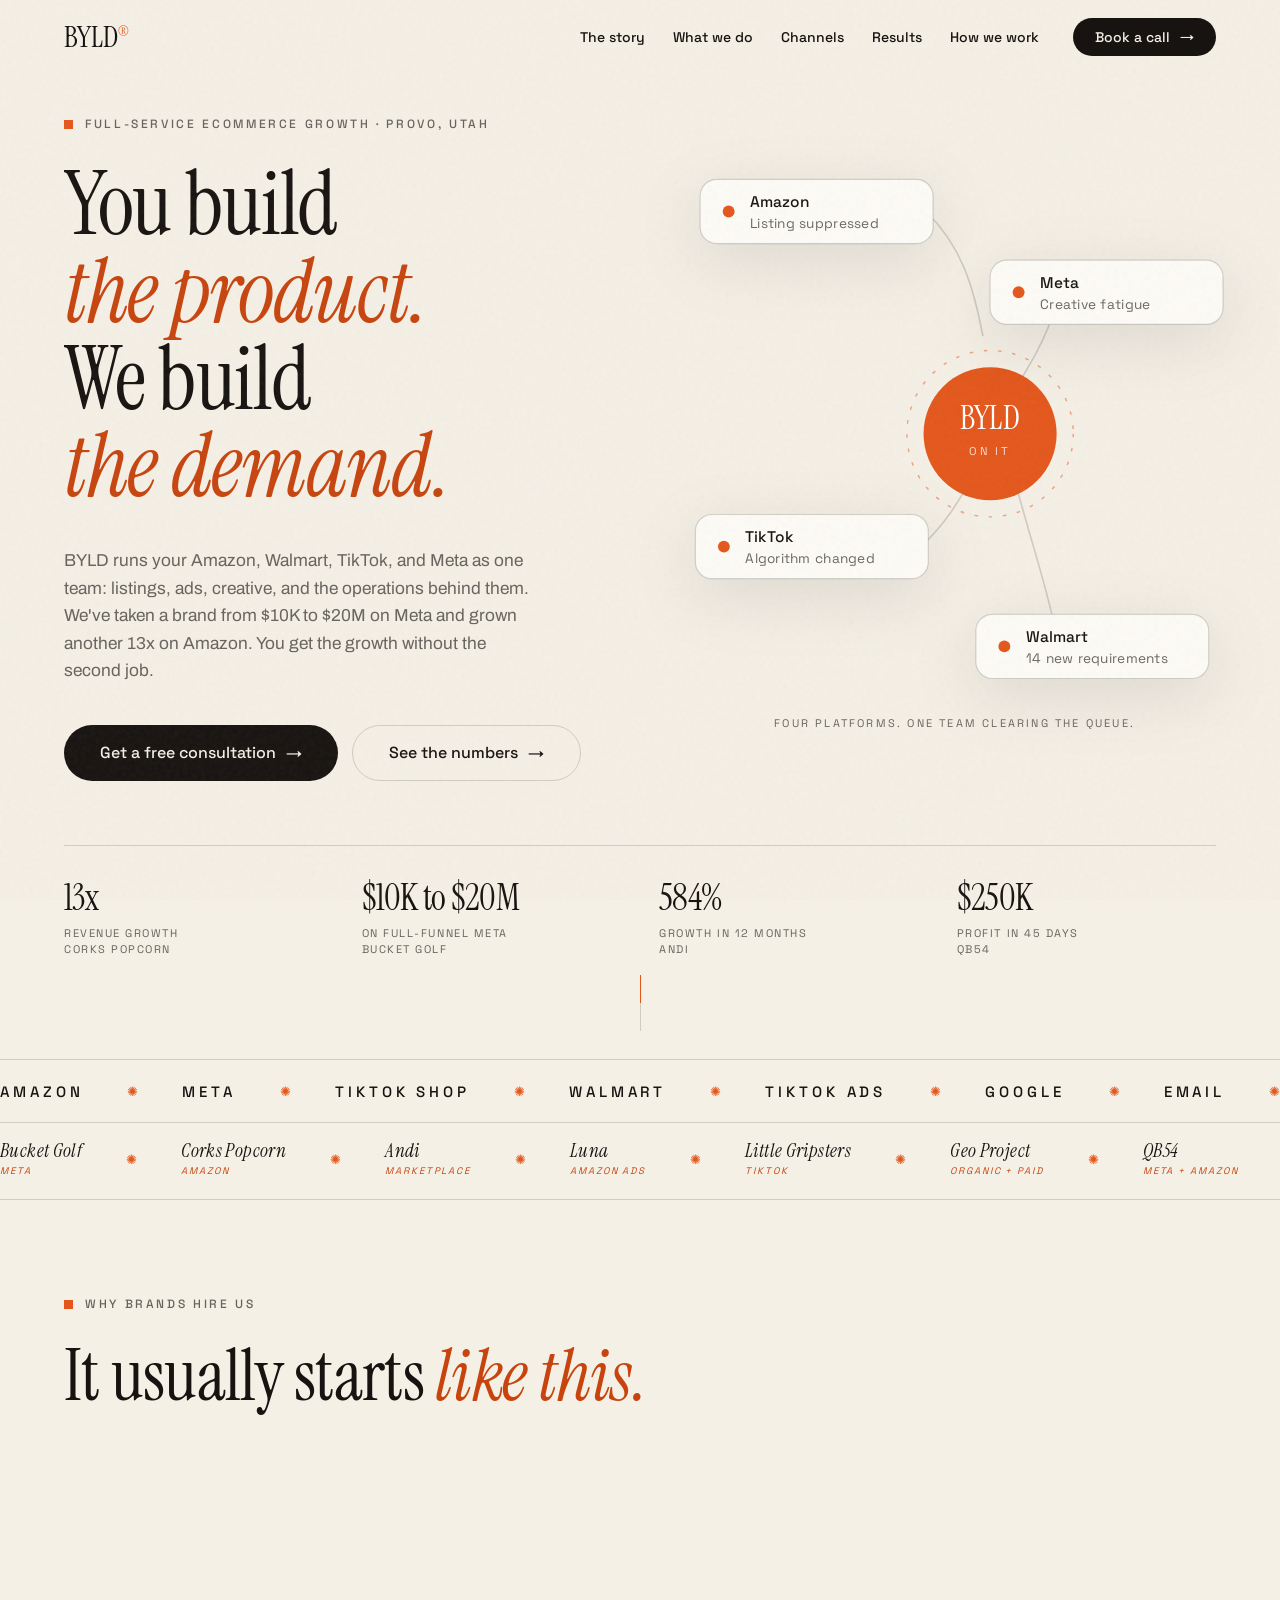
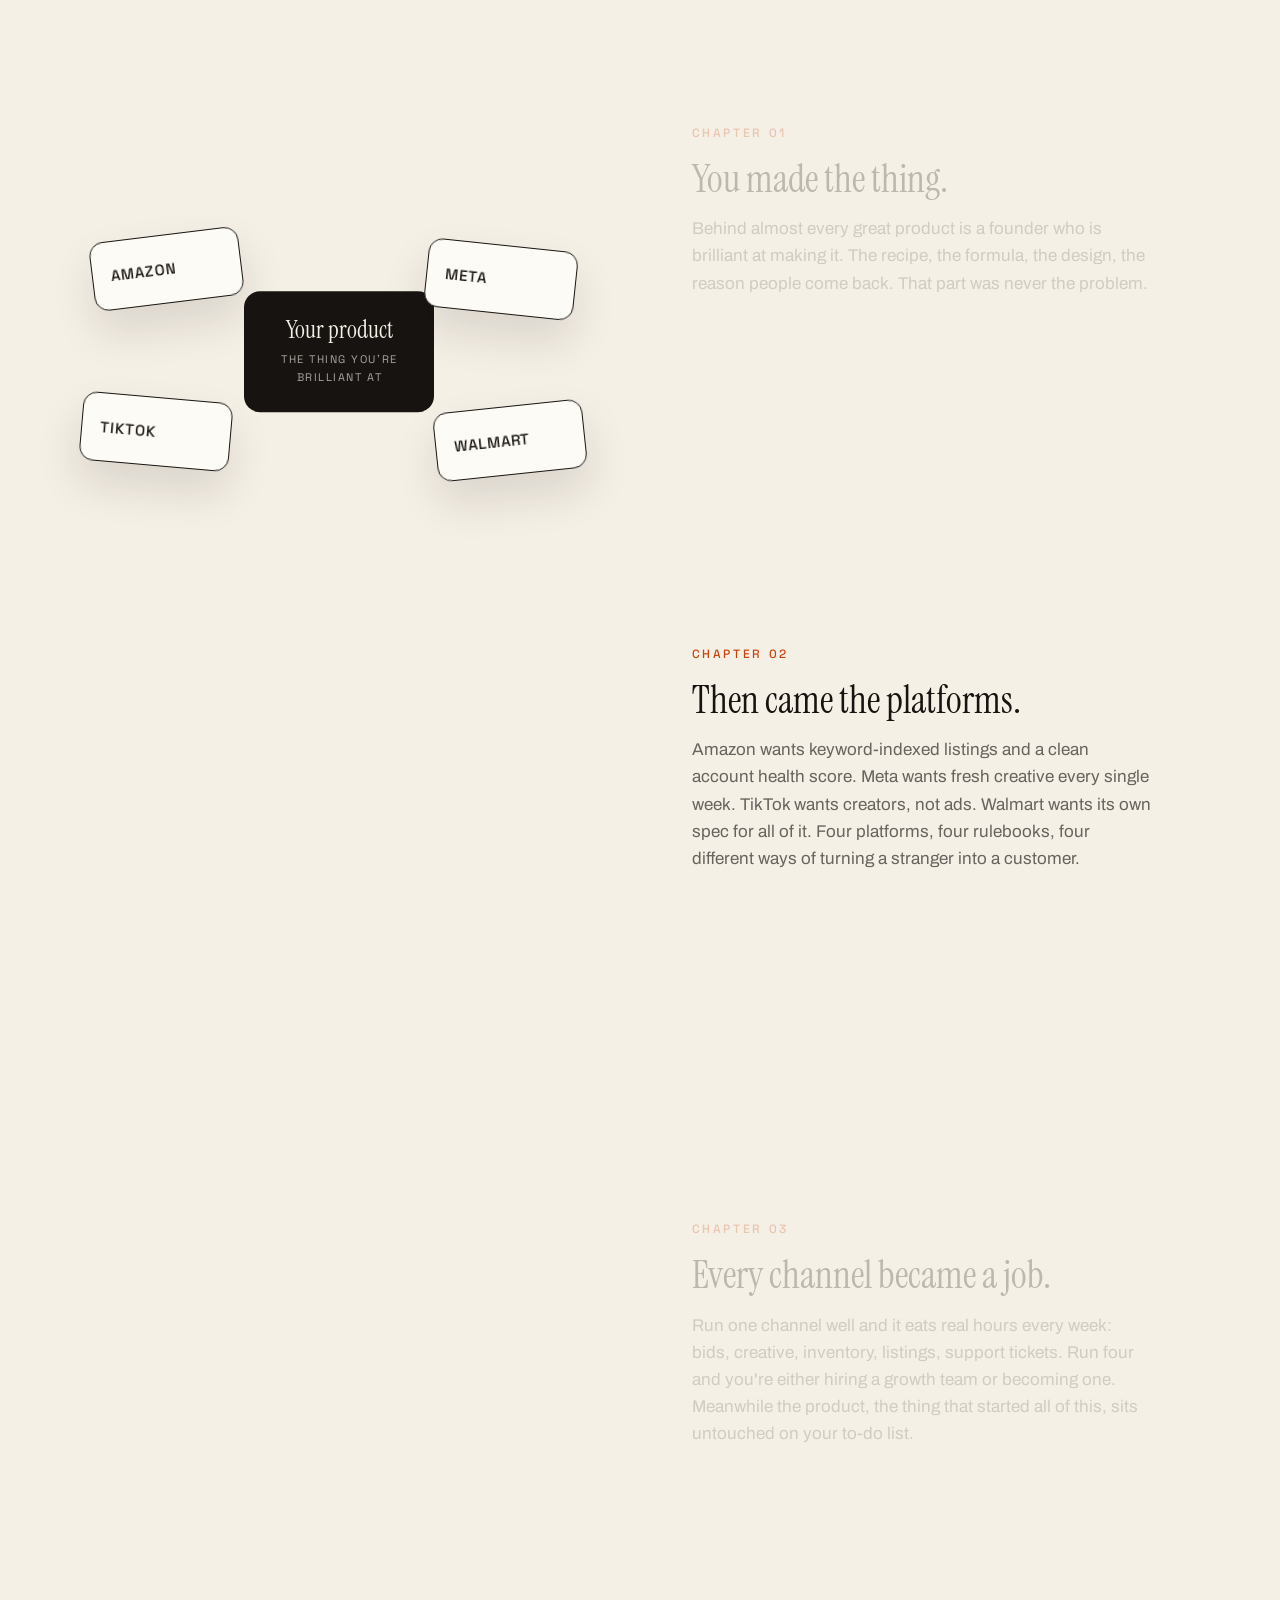
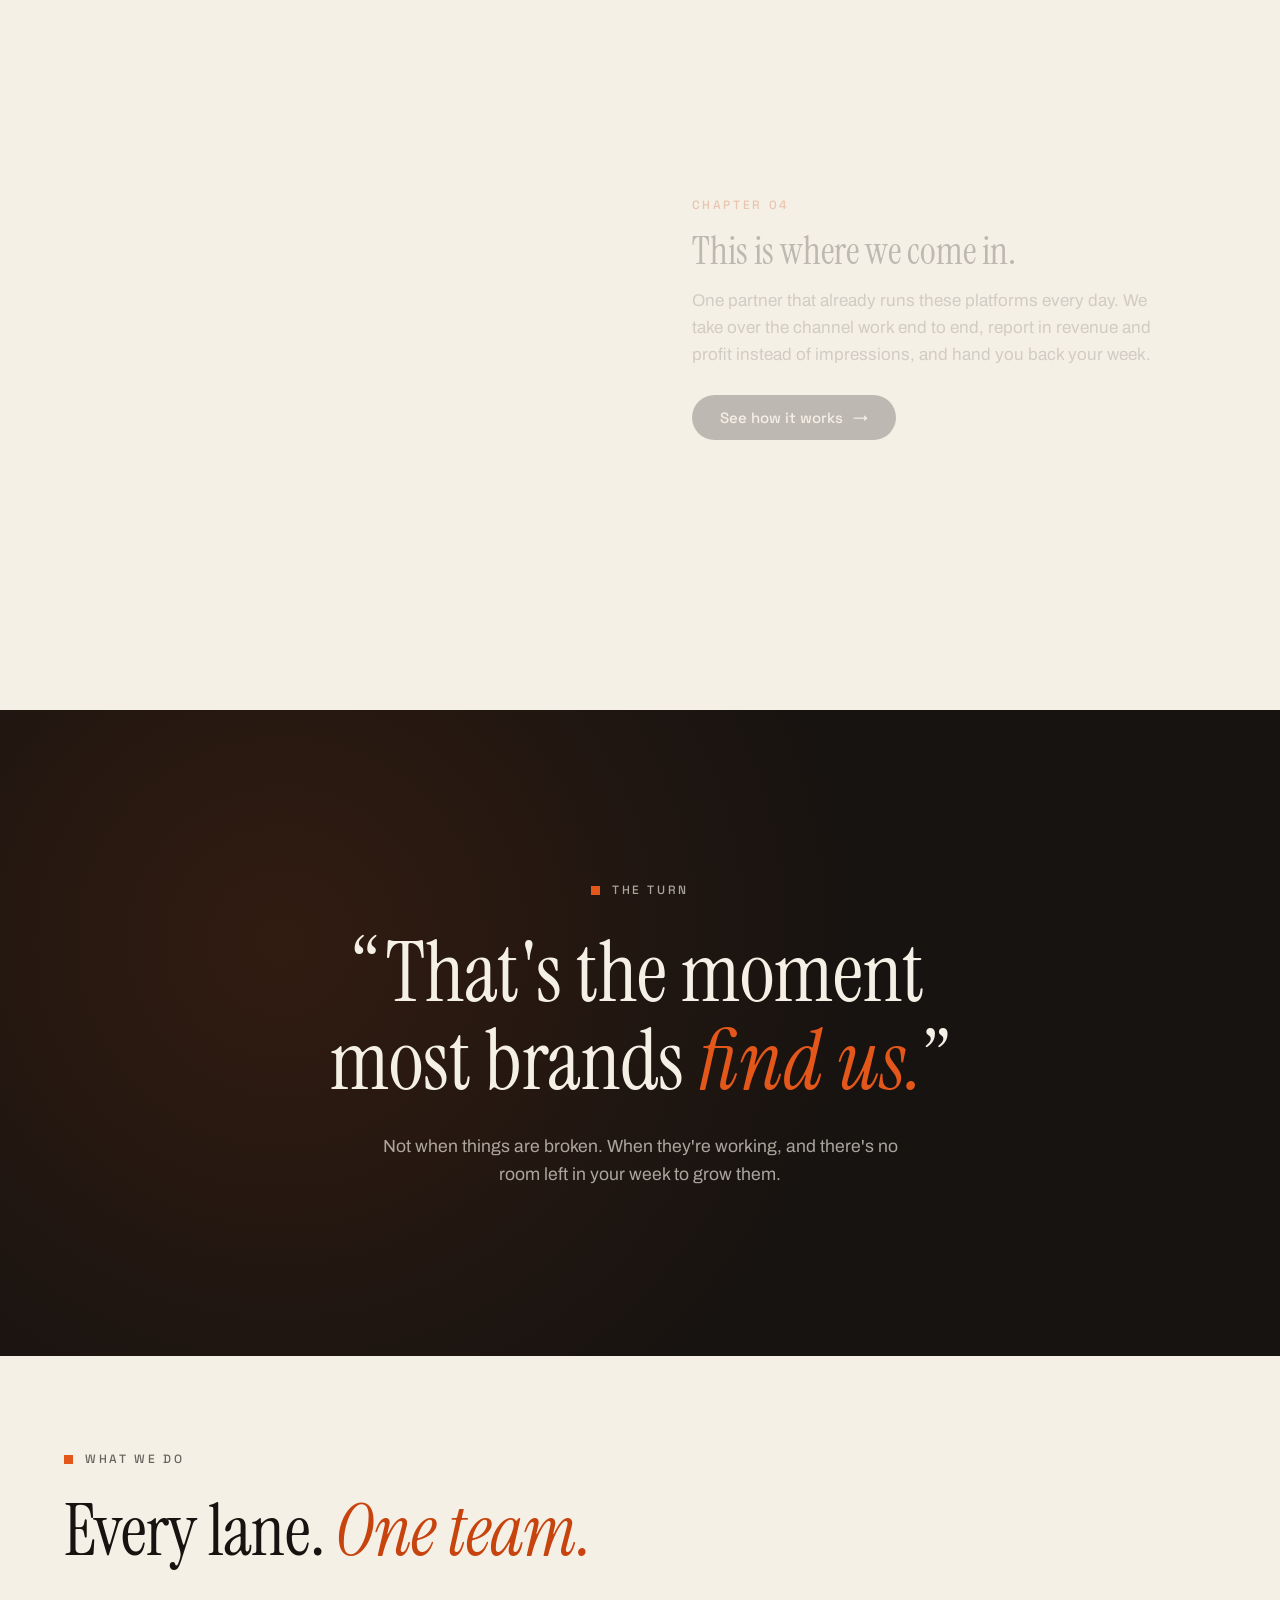
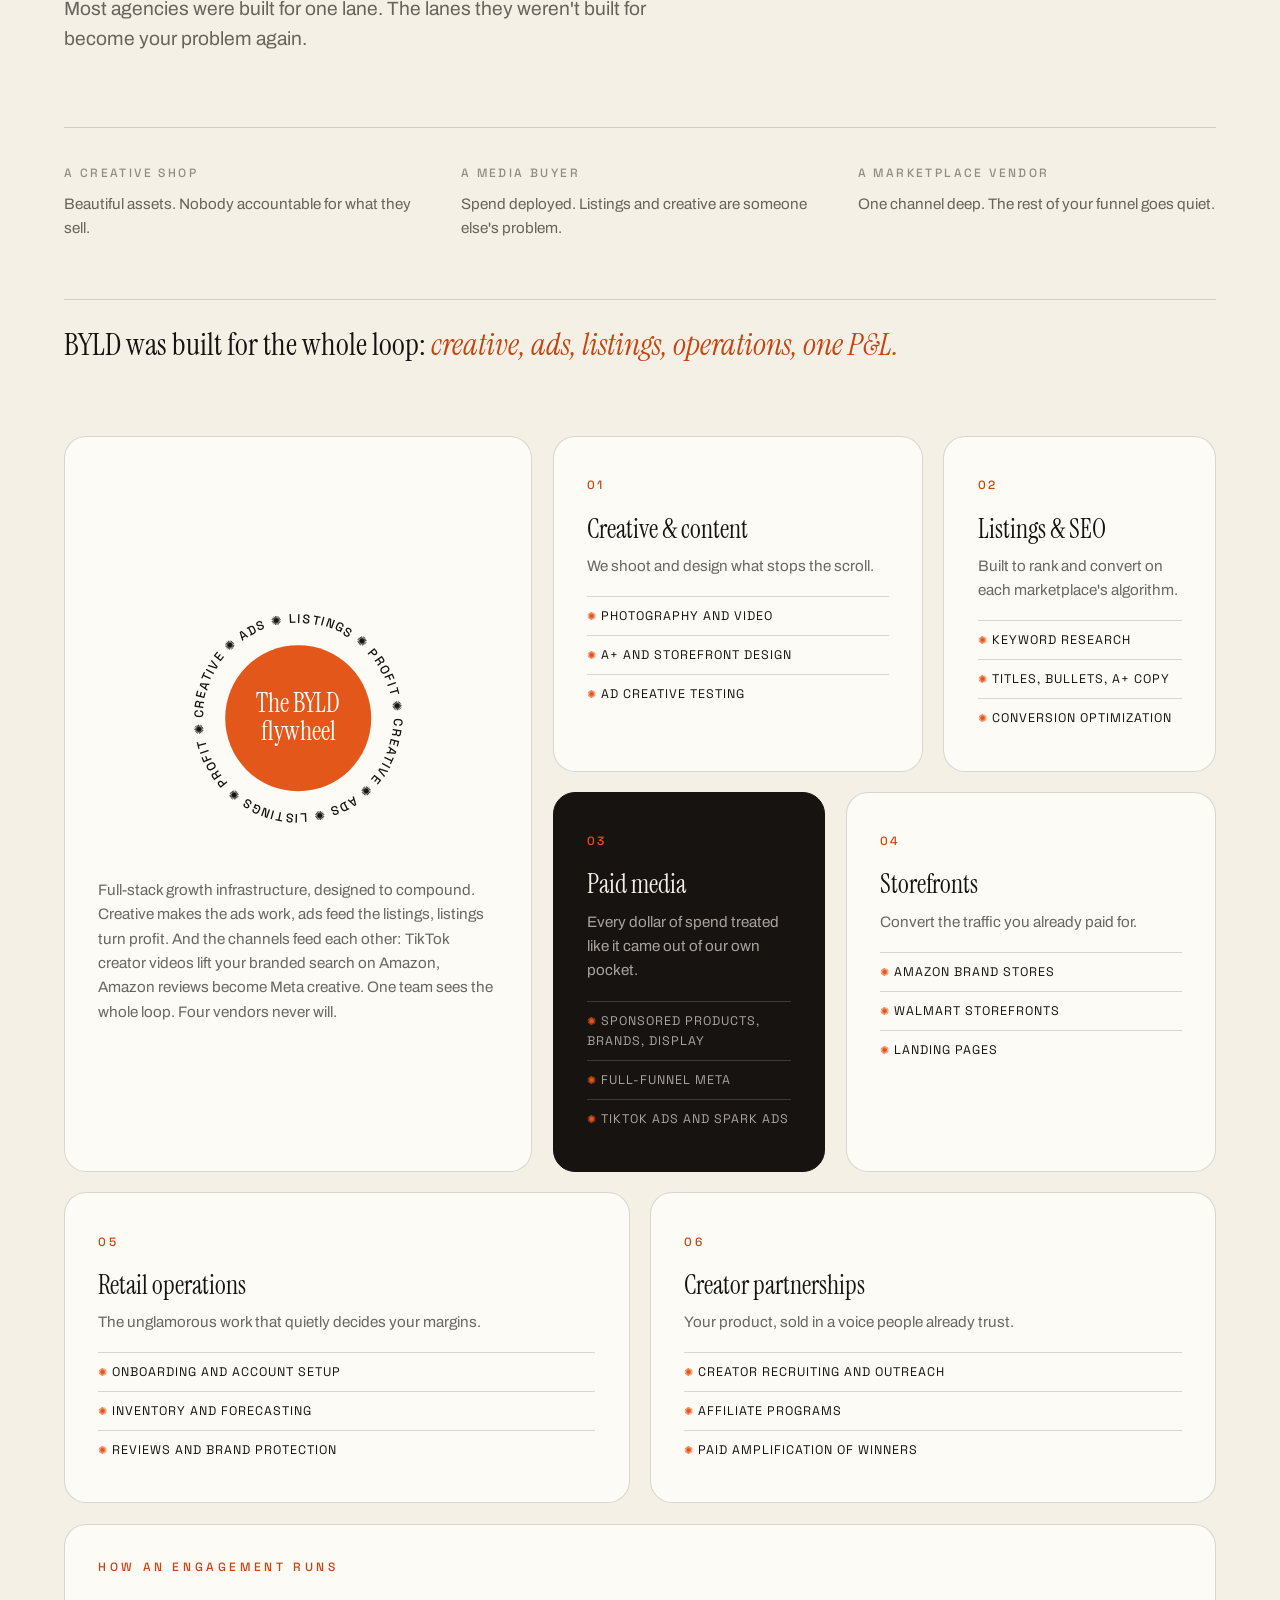
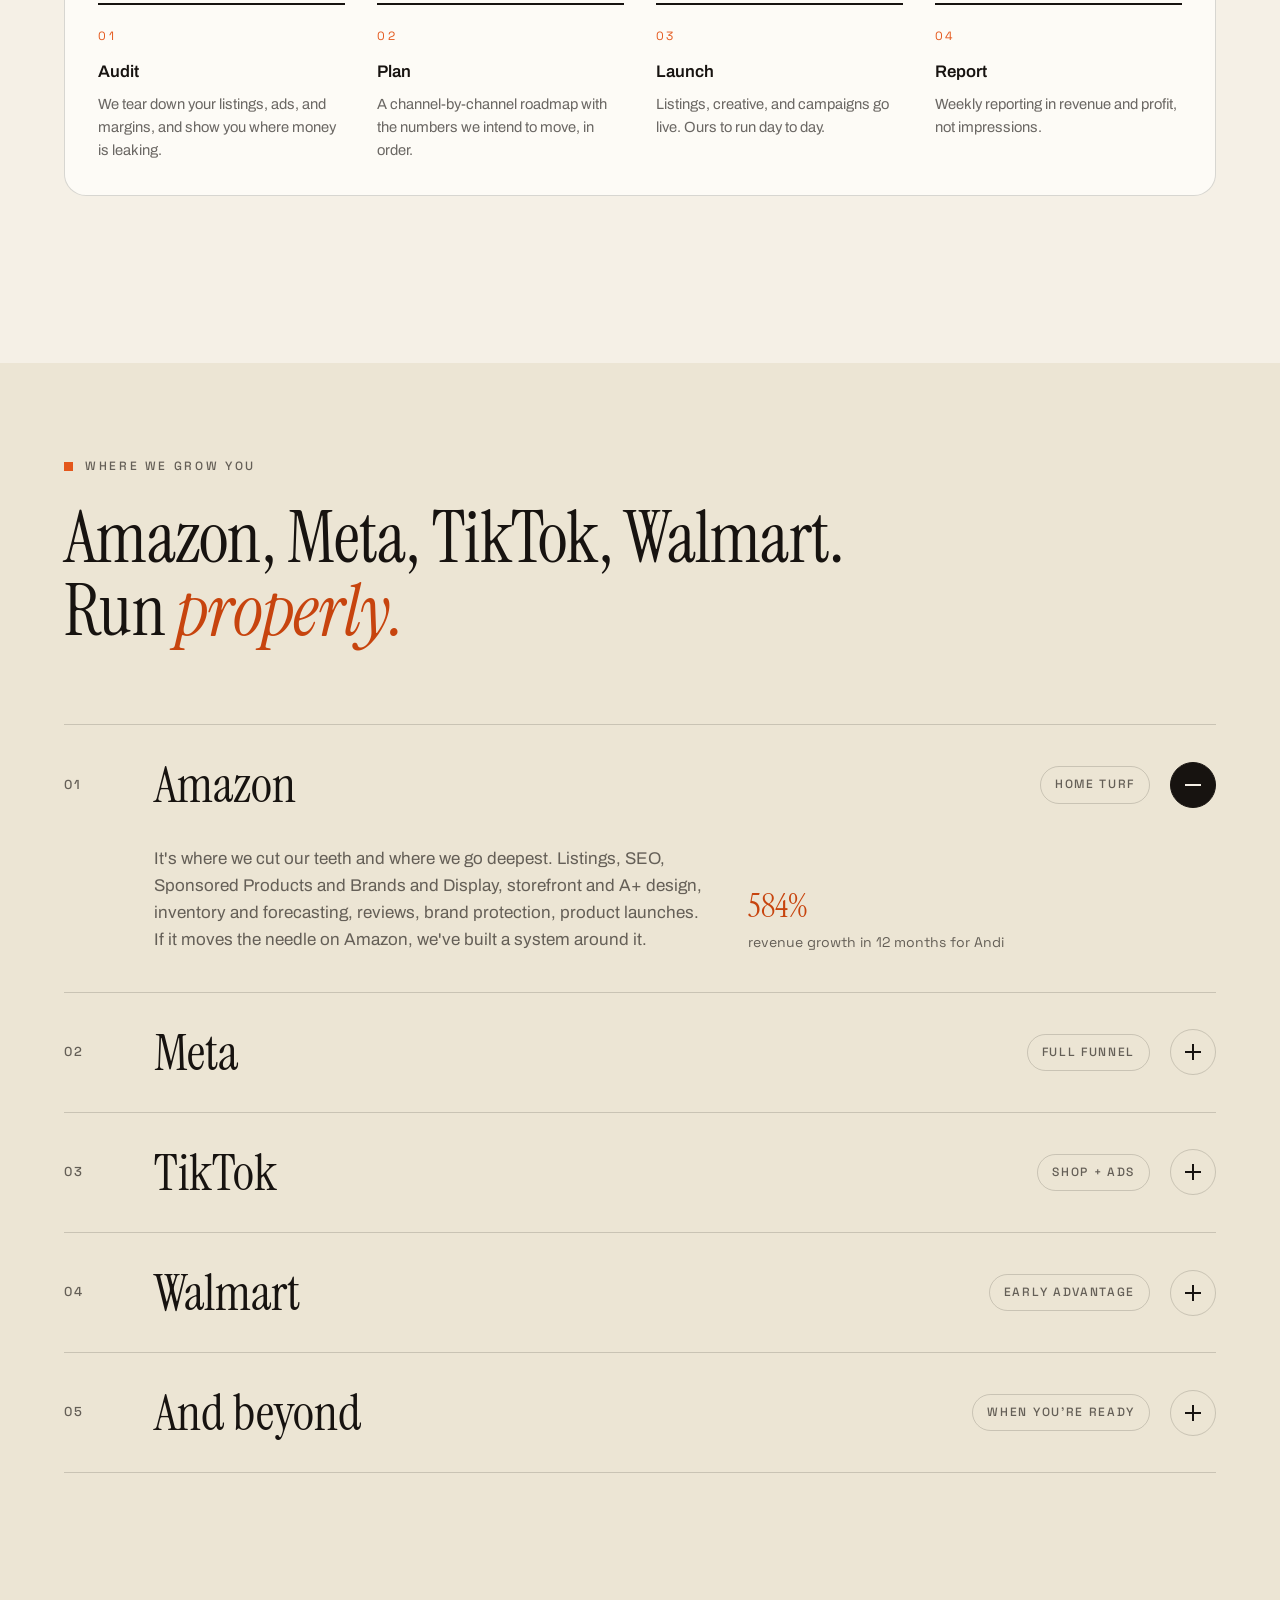
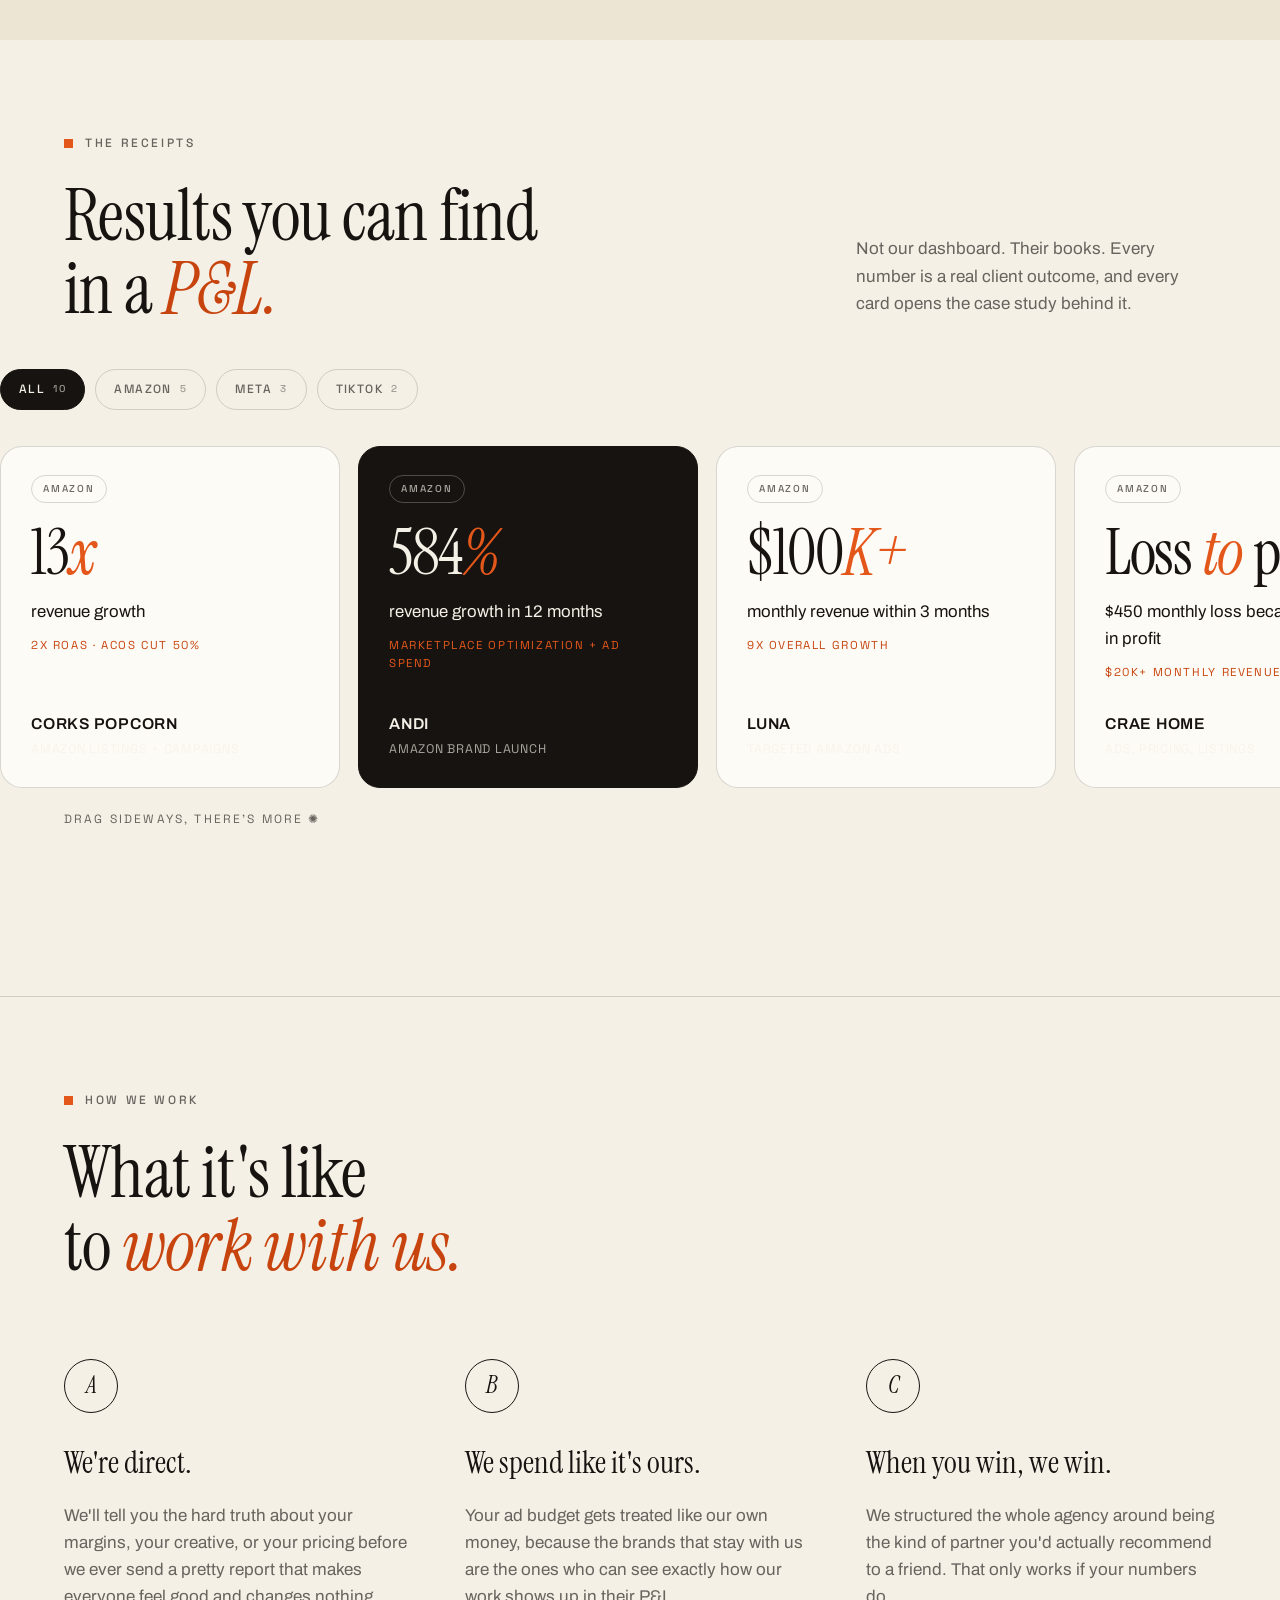
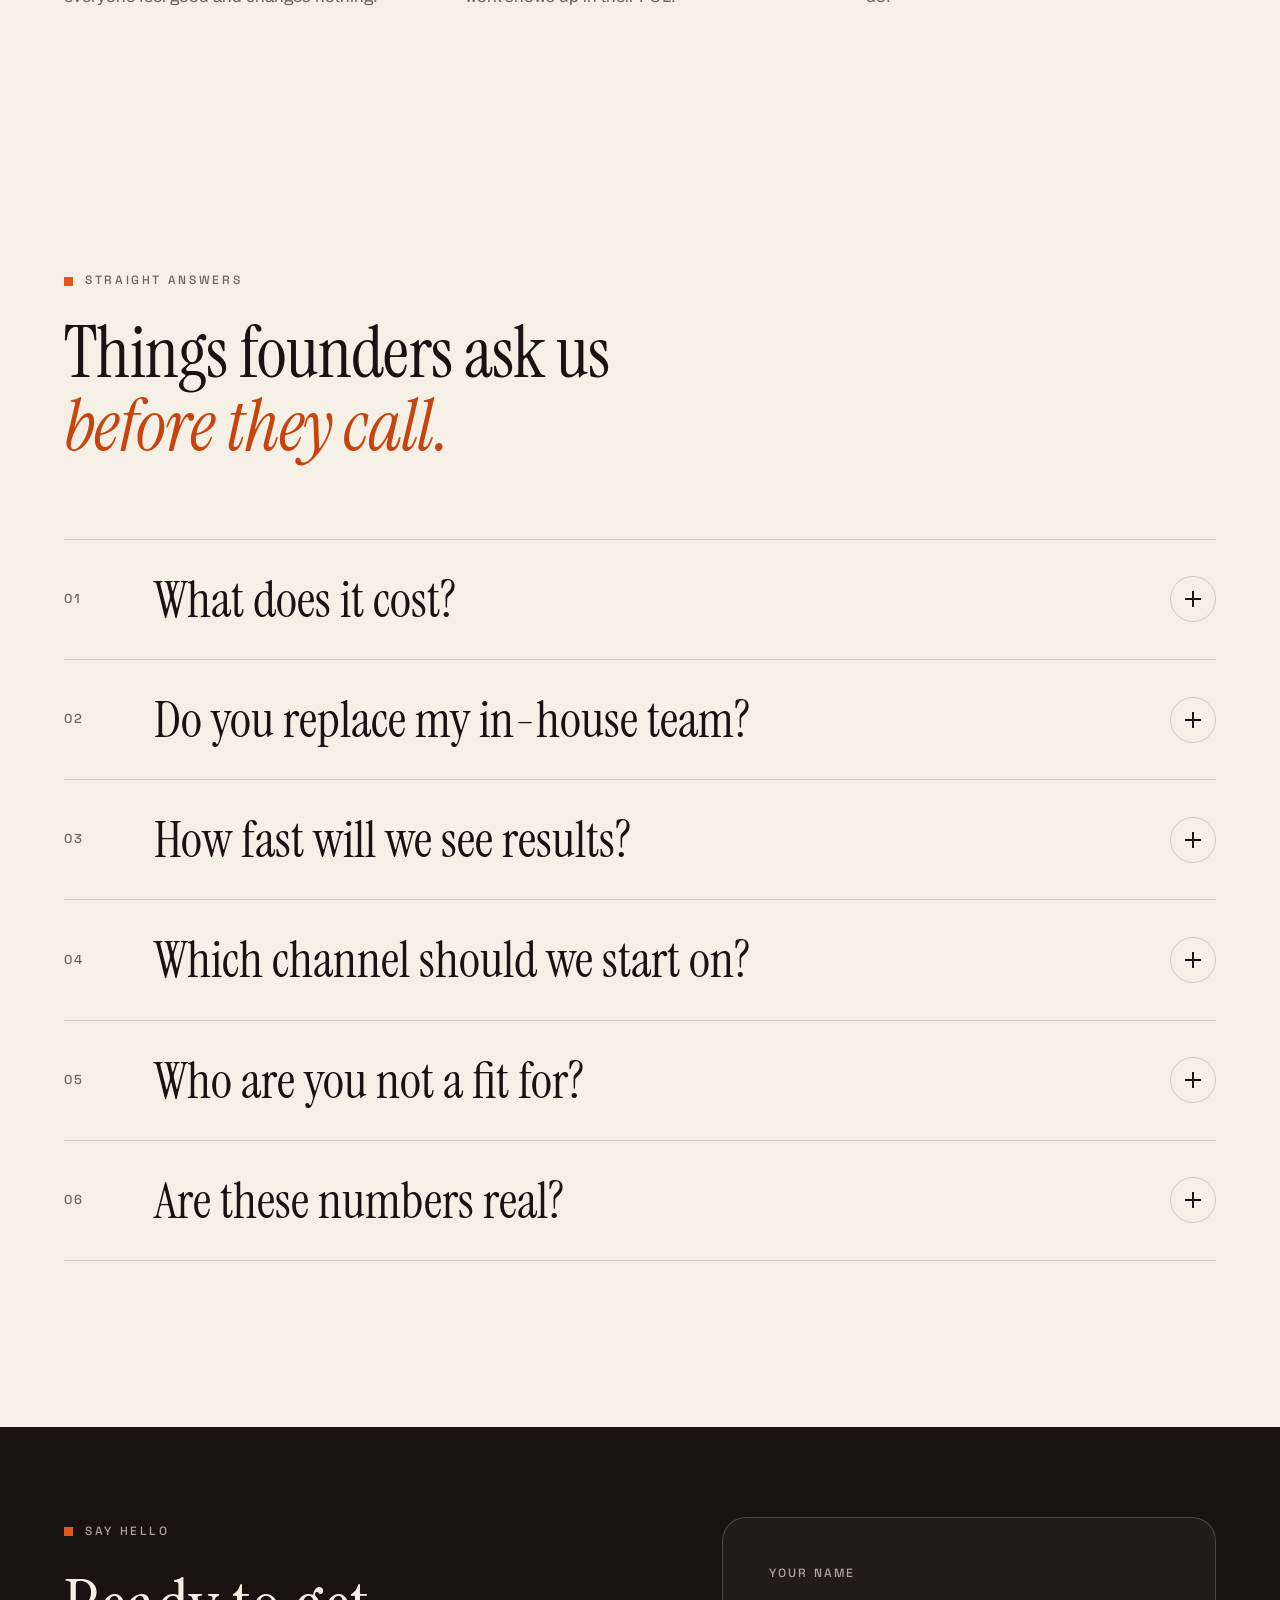
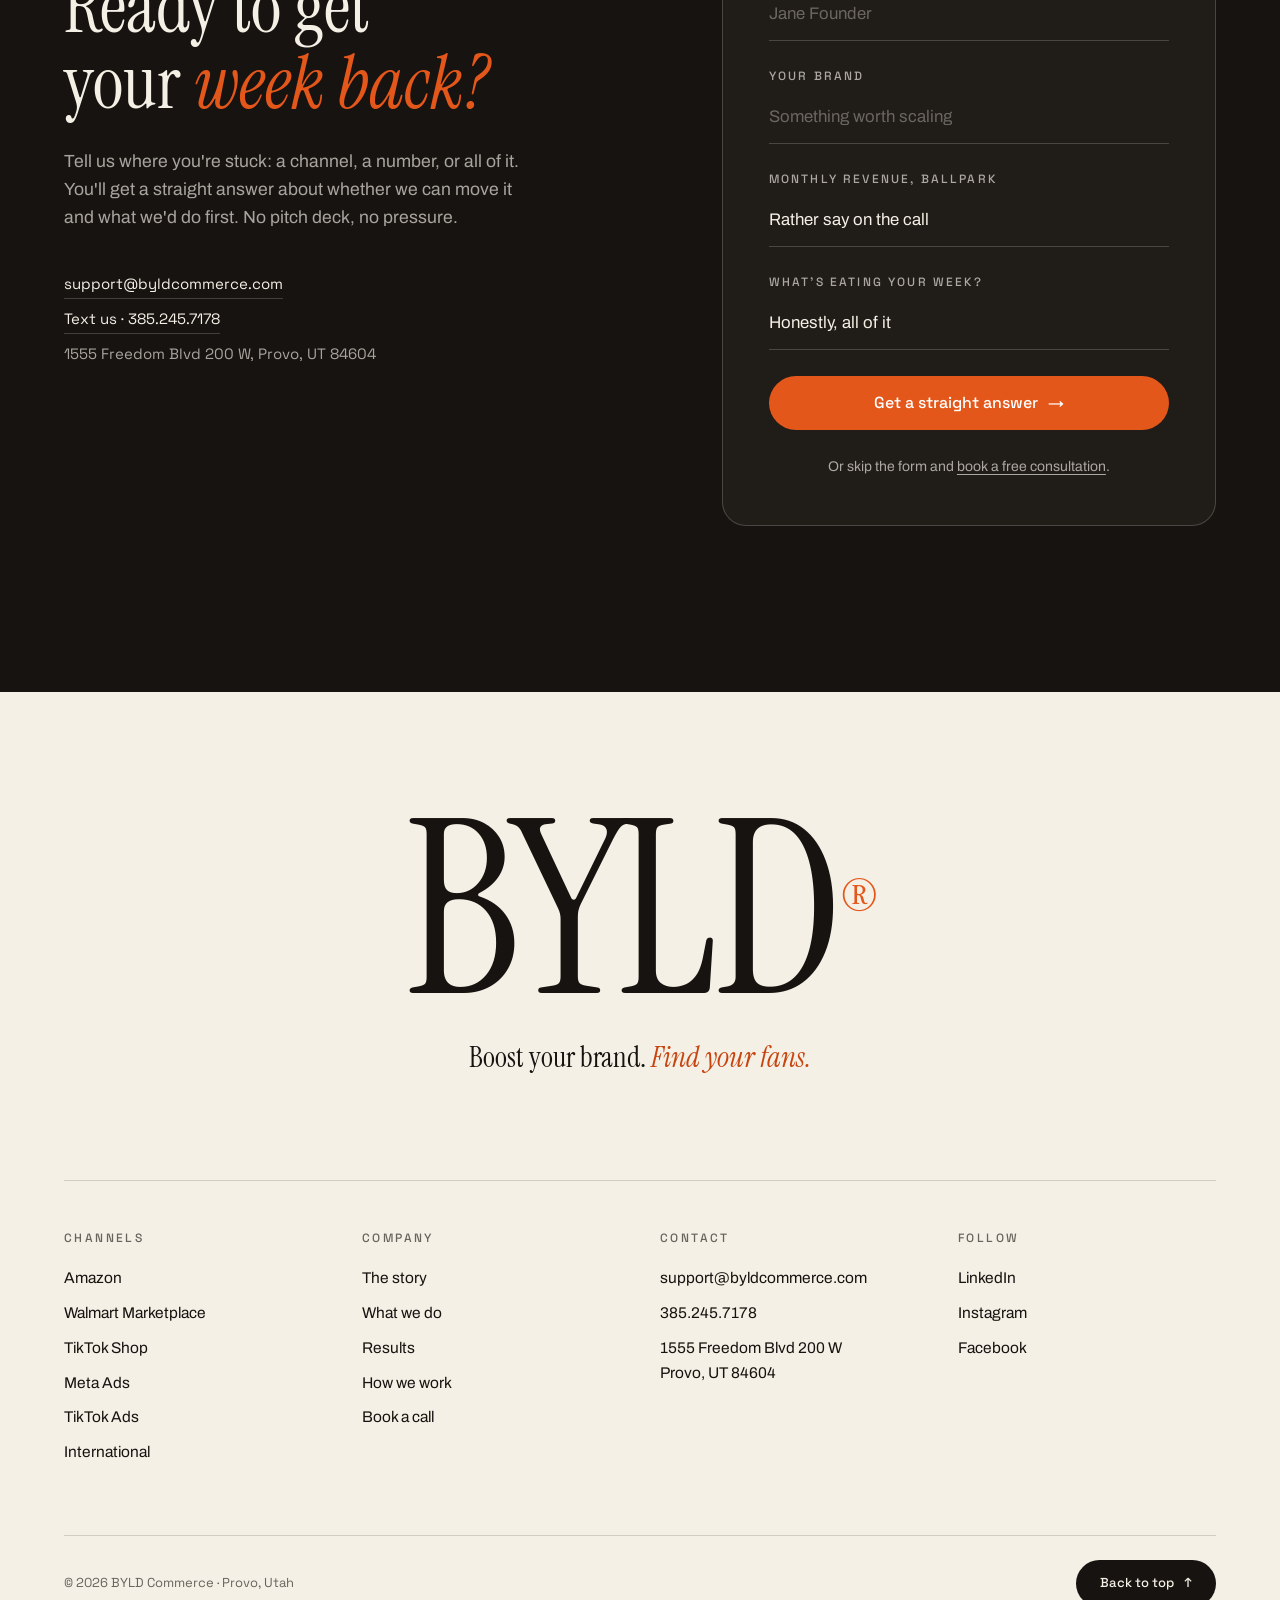
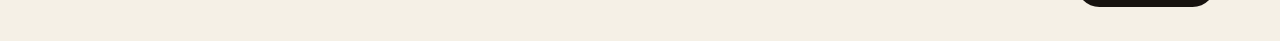
<file: preview-single-file.html>
<!DOCTYPE html>
<html lang="en">
<head>
  <meta charset="UTF-8">
  <meta name="viewport" content="width=device-width, initial-scale=1.0">
  <title>BYLD Commerce · Boost your brand. Find your fans.</title>
  <meta name="description" content="BYLD Commerce is the ecommerce growth team that runs Amazon, Meta, TikTok, and Walmart for consumer brands, end to end, so founders can get back to the part only they can do.">
  <link rel="preconnect" href="https://fonts.googleapis.com">
  <link rel="preconnect" href="https://fonts.gstatic.com" crossorigin>
  <link href="https://fonts.googleapis.com/css2?family=Archivo:wght@400;500;600&family=Instrument+Serif:ital@0;1&family=Space+Grotesk:wght@400;500&display=swap" rel="stylesheet">
  <style>
/* ============================================================
   BYLD Commerce - reference build
   Editorial paper-and-ink system with a burnt orange accent
   ============================================================ */

:root {
  --paper: #F5F0E6;
  --paper-2: #ECE5D4;
  --ink: #171310;
  --ink-soft: rgba(23, 19, 16, 0.64);
  --line: rgba(23, 19, 16, 0.16);
  --cream: #F5F0E6;
  --cream-soft: rgba(245, 240, 230, 0.66);
  --cream-line: rgba(245, 240, 230, 0.2);
  --accent: #E4571B;
  --accent-deep: #C7440E;
  --serif: 'Instrument Serif', Georgia, serif;
  --sans: 'Archivo', -apple-system, sans-serif;
  --label: 'Space Grotesk', 'SF Mono', monospace;
  --gutter: clamp(20px, 5vw, 72px);
  --section: clamp(96px, 13vw, 180px);
  --section-top: clamp(60px, 7vw, 96px);
  --ease: cubic-bezier(0.16, 1, 0.3, 1);
}

* { margin: 0; padding: 0; box-sizing: border-box; }

/* sections carry their own generous top padding, so anchors land flush at the
   section edge instead of exposing a strip of the previous section */
html {
  scroll-behavior: smooth;
}

body {
  font-family: var(--sans);
  font-size: 17px;
  line-height: 1.6;
  color: var(--ink);
  background: var(--paper);
  -webkit-font-smoothing: antialiased;
  overflow-x: hidden;
}

body.is-locked { overflow: hidden; }

::selection { background: var(--accent); color: var(--cream); }

a { color: inherit; text-decoration: none; }
button { font: inherit; color: inherit; background: none; border: 0; cursor: pointer; }

:focus-visible { outline: 2px solid var(--accent); outline-offset: 3px; border-radius: 2px; }

/* ---------- grain ---------- */

.grain {
  position: fixed;
  inset: 0;
  z-index: 9000;
  pointer-events: none;
  opacity: 0.055;
  background-image: url("data:image/svg+xml,%3Csvg viewBox='0 0 240 240' xmlns='http://www.w3.org/2000/svg'%3E%3Cfilter id='n'%3E%3CfeTurbulence type='fractalNoise' baseFrequency='0.85' numOctaves='2' stitchTiles='stitch'/%3E%3C/filter%3E%3Crect width='100%25' height='100%25' filter='url(%23n)'/%3E%3C/svg%3E");
}

/* ---------- preloader ---------- */

.preloader {
  position: fixed;
  inset: 0;
  z-index: 9999;
  display: grid;
  place-items: center;
  background: var(--ink);
  animation: preloader-lift 0.9s var(--ease) 1.55s forwards;
}

.preloader__word {
  display: flex;
  overflow: hidden;
  color: var(--cream);
  font-family: var(--serif);
  font-size: clamp(4rem, 12vw, 9rem);
  line-height: 1;
}

.preloader__word span {
  display: block;
  transform: translateY(120%);
  animation: letter-rise 0.7s var(--ease) forwards;
}

.preloader__word span:nth-child(1) { animation-delay: 0.10s; }
.preloader__word span:nth-child(2) { animation-delay: 0.17s; }
.preloader__word span:nth-child(3) { animation-delay: 0.24s; }
.preloader__word span:nth-child(4) { animation-delay: 0.31s; }
.preloader__word span:nth-child(5) { animation-delay: 0.42s; }

.preloader__reg {
  font-size: 0.32em;
  align-self: flex-start;
  padding-top: 0.55em;
  color: var(--accent);
}

@keyframes letter-rise { to { transform: translateY(0); } }
@keyframes preloader-lift { to { transform: translateY(-100%); } }

/* ---------- reveal system ---------- */

[data-reveal] {
  opacity: 0;
  transform: translateY(30px);
  transition: opacity 0.9s var(--ease), transform 0.9s var(--ease);
}

[data-reveal].is-in { opacity: 1; transform: none; }

/* padding keeps serif descenders (g, j, y) from being clipped by the reveal mask */
.line {
  display: block;
  overflow: hidden;
  padding-bottom: 0.16em;
  margin-bottom: -0.16em;
}

[data-reveal-line] {
  display: block;
  transform: translateY(122%);
  transition: transform 1s var(--ease);
}

[data-reveal-line].is-in { transform: translateY(0); }

/* ---------- shared type ---------- */

.eyebrow {
  display: inline-flex;
  align-items: center;
  gap: 12px;
  font-family: var(--label);
  font-size: 12px;
  font-weight: 500;
  letter-spacing: 0.22em;
  text-transform: uppercase;
  color: var(--ink-soft);
}

.eyebrow::before {
  content: "";
  width: 9px;
  height: 9px;
  background: var(--accent);
  flex: none;
}

.eyebrow--light { color: var(--cream-soft); }

.h2 {
  font-family: var(--serif);
  font-weight: 400;
  font-size: clamp(2.6rem, 5.6vw, 4.8rem);
  line-height: 1.02;
  letter-spacing: -0.01em;
  margin-top: 22px;
}

.h2 em, .turn__title em, .contact__title em, .footer__tagline em {
  font-style: italic;
  color: var(--accent-deep);
}

.lede {
  max-width: 620px;
  margin-top: 26px;
  font-size: clamp(1.05rem, 1.5vw, 1.25rem);
  color: var(--ink-soft);
}

/* ---------- buttons ---------- */

.btn {
  position: relative;
  display: inline-flex;
  align-items: center;
  gap: 10px;
  padding: 15px 28px;
  border-radius: 999px;
  font-family: var(--label);
  font-size: 15px;
  font-weight: 500;
  line-height: 1;
  white-space: nowrap;
  transition: background 0.35s var(--ease), color 0.35s var(--ease), border-color 0.35s var(--ease), transform 0.35s var(--ease);
  will-change: transform;
}

.btn--solid { background: var(--ink); color: var(--cream); }
.btn--solid:hover { background: var(--accent); color: #fff; }

.btn--ghost { border: 1px solid var(--line); }
.btn--ghost:hover { background: var(--ink); color: var(--cream); border-color: var(--ink); }

.btn--lg { padding: 19px 36px; font-size: 16px; }
.btn--full { width: 100%; justify-content: center; }

.btn::after {
  content: "→";
  font-family: var(--sans);
  transition: transform 0.35s var(--ease);
}

.btn:hover::after { transform: translateX(4px); }

/* ---------- header ---------- */

.header {
  position: fixed;
  top: 0;
  left: 0;
  right: 0;
  z-index: 9900;
  transition: background 0.4s, box-shadow 0.4s, backdrop-filter 0.4s;
}

.header.is-scrolled {
  background: rgba(245, 240, 230, 0.82);
  backdrop-filter: blur(14px);
  -webkit-backdrop-filter: blur(14px);
  box-shadow: 0 1px 0 var(--line);
}

.header__inner {
  display: flex;
  align-items: center;
  gap: 34px;
  padding: 18px var(--gutter);
  transition: padding 0.4s var(--ease);
}

.header.is-scrolled .header__inner { padding-block: 12px; }

.header__logo {
  font-family: var(--serif);
  font-size: 1.8rem;
  line-height: 1;
  letter-spacing: 0.01em;
  margin-right: auto;
}

.header__logo sup { font-size: 0.45em; color: var(--accent); }

.header__nav { display: flex; gap: 28px; }

.header__nav a {
  font-family: var(--label);
  font-size: 14px;
  font-weight: 500;
  padding: 4px 0;
  background: linear-gradient(var(--accent), var(--accent)) no-repeat left bottom / 0 2px;
  transition: background-size 0.35s var(--ease);
}

.header__nav a:hover { background-size: 100% 2px; }

.header__cta { padding: 12px 22px; font-size: 14px; }

.burger {
  display: none;
  flex-direction: column;
  justify-content: center;
  gap: 7px;
  width: 44px;
  height: 44px;
  align-items: center;
}

.burger span {
  display: block;
  width: 26px;
  height: 2px;
  background: var(--ink);
  transition: transform 0.4s var(--ease), background 0.4s;
}

.burger.is-open span:first-child { transform: translateY(4.5px) rotate(45deg); }
.burger.is-open span:last-child { transform: translateY(-4.5px) rotate(-45deg); }

.header.is-menu-open { background: transparent; box-shadow: none; backdrop-filter: none; -webkit-backdrop-filter: none; }
.header.is-menu-open .header__logo { color: var(--cream); }
.header.is-menu-open .burger span { background: var(--cream); }

/* ---------- mobile menu ---------- */

.menu {
  position: fixed;
  inset: 0;
  z-index: 9890;
  display: flex;
  flex-direction: column;
  justify-content: center;
  gap: 48px;
  padding: 100px var(--gutter) 48px;
  background: var(--ink);
  color: var(--cream);
  transform: translateY(-100%);
  visibility: hidden;
  transition: transform 0.6s var(--ease), visibility 0.6s;
}

.menu.is-open { transform: translateY(0); visibility: visible; }

.menu__nav { display: flex; flex-direction: column; gap: 6px; }

.menu__nav a {
  font-family: var(--serif);
  font-size: clamp(2.4rem, 9vw, 3.6rem);
  line-height: 1.15;
  opacity: 0;
  transform: translateY(24px);
  transition: opacity 0.5s var(--ease), transform 0.5s var(--ease);
}

.menu.is-open .menu__nav a { opacity: 1; transform: none; }
.menu.is-open .menu__nav a:nth-child(1) { transition-delay: 0.18s; }
.menu.is-open .menu__nav a:nth-child(2) { transition-delay: 0.24s; }
.menu.is-open .menu__nav a:nth-child(3) { transition-delay: 0.30s; }
.menu.is-open .menu__nav a:nth-child(4) { transition-delay: 0.36s; }
.menu.is-open .menu__nav a:nth-child(5) { transition-delay: 0.42s; }
.menu.is-open .menu__nav a:nth-child(6) { transition-delay: 0.48s; }

.menu__nav a small {
  font-family: var(--label);
  font-size: 13px;
  color: var(--accent);
  vertical-align: super;
  margin-right: 14px;
}

.menu__meta {
  display: flex;
  flex-direction: column;
  gap: 6px;
  font-family: var(--label);
  font-size: 15px;
  color: var(--cream-soft);
}

/* ---------- hero ---------- */

.hero {
  position: relative;
  min-height: 100svh;
  display: flex;
  align-items: center;
  padding: 110px var(--gutter) 70px;
  overflow: hidden;
}

.hero__inner {
  width: 100%;
  max-width: 1320px;
  margin: 0 auto;
  position: relative;
  z-index: 2;
  display: grid;
  grid-template-columns: minmax(0, 1.05fr) minmax(0, 0.95fr);
  align-items: center;
  column-gap: clamp(30px, 4vw, 70px);
}

.hero__copy { min-width: 0; }
.hero__proof { grid-column: 1 / -1; }

.hero__title {
  margin-top: 24px;
  font-family: var(--serif);
  font-weight: 400;
  font-size: clamp(2.7rem, 6.9vw, 6.4rem);
  line-height: 0.99;
  letter-spacing: -0.015em;
}

.hero__title em { font-style: italic; color: var(--accent-deep); }

.hero__foot {
  display: flex;
  align-items: flex-end;
  justify-content: space-between;
  gap: 40px;
  margin-top: 36px;
  flex-wrap: wrap;
}

.hero__sub {
  max-width: 480px;
  font-size: clamp(1.02rem, 1.35vw, 1.2rem);
  color: var(--ink-soft);
}

.hero__ctas { display: flex; gap: 14px; flex-wrap: wrap; }

.hero__scroll {
  position: absolute;
  bottom: 28px;
  left: 50%;
  width: 1px;
  height: 56px;
  background: var(--line);
  overflow: hidden;
}

.hero__scroll span {
  display: block;
  width: 100%;
  height: 50%;
  background: var(--accent);
  animation: scroll-drip 1.8s ease-in-out infinite;
}

@keyframes scroll-drip {
  0% { transform: translateY(-100%); }
  100% { transform: translateY(220%); }
}

/* ---------- hero live system ----------
   alerts fire on a platform, run down the wire, BYLD clears them.
   geometry all lives in one 440x460 viewBox so nothing can drift. */

.hero__system { position: relative; z-index: 1; min-width: 0; }

.sys { width: 100%; height: auto; display: block; overflow: visible; }

.sys__wire-base {
  fill: none;
  stroke: rgba(23, 19, 16, 0.16);
  stroke-width: 1.4;
  stroke-dasharray: 100;
  stroke-dashoffset: 100;
  transition: stroke-dashoffset 1.1s cubic-bezier(0.65, 0, 0.35, 1);
}

.hero__system.is-in .sys__wire-base { stroke-dashoffset: 0; }
.hero__system.is-in .sys__wire:nth-of-type(2) .sys__wire-base { transition-delay: 0.12s; }
.hero__system.is-in .sys__wire:nth-of-type(3) .sys__wire-base { transition-delay: 0.24s; }
.hero__system.is-in .sys__wire:nth-of-type(4) .sys__wire-base { transition-delay: 0.36s; }

/* the travelling packet: a short bright dash running the length of the wire */
.sys__wire-pulse {
  fill: none;
  stroke: var(--accent);
  stroke-width: 2.6;
  stroke-linecap: round;
  stroke-dasharray: 9 100;
  stroke-dashoffset: 109;
  opacity: 0;
}

.sys__wire.is-sending .sys__wire-pulse {
  opacity: 1;
  animation: sys-send 0.95s cubic-bezier(0.5, 0, 0.3, 1) forwards;
}

@keyframes sys-send {
  from { stroke-dashoffset: 109; }
  to { stroke-dashoffset: 9; }
}

.sys__wire.is-clear .sys__wire-base { stroke: rgba(228, 87, 27, 0.42); }

/* core */

.sys__disc { fill: var(--accent); }
.sys__mark { fill: #fff; font-family: var(--serif); font-size: 27px; text-anchor: middle; letter-spacing: 0.02em; }
.sys__state { fill: rgba(255, 255, 255, 0.82); font-family: var(--label); font-size: 9.5px; letter-spacing: 0.24em; text-anchor: middle; }

.sys__spin {
  fill: none;
  stroke: rgba(228, 87, 27, 0.5);
  stroke-width: 1.2;
  stroke-dasharray: 3 9;
  transform-origin: 250px 232px;
  animation: sys-spin 26s linear infinite;
}

.sys__ring {
  fill: none;
  stroke: var(--accent);
  stroke-width: 1.6;
  transform-origin: 250px 232px;
  opacity: 0;
}

.sys__core.is-hit .sys__ring--1 { animation: sys-ping 1.1s ease-out forwards; }
.sys__core.is-hit .sys__ring--2 { animation: sys-ping 1.1s ease-out 0.16s forwards; }
.sys__core.is-hit .sys__disc { animation: sys-thump 0.5s ease-out; }

@keyframes sys-spin { to { transform: rotate(360deg); } }
@keyframes sys-ping {
  0% { opacity: 0.55; transform: scale(1); }
  100% { opacity: 0; transform: scale(1.72); }
}
@keyframes sys-thump {
  0%, 100% { transform: scale(1); transform-origin: 250px 232px; }
  45% { transform: scale(1.06); transform-origin: 250px 232px; }
}

/* platform chips */

.sys__float { animation: sys-float 7s ease-in-out infinite; animation-delay: var(--d, 0s); }

@keyframes sys-float {
  0%, 100% { transform: translateY(0); }
  50% { transform: translateY(-7px); }
}

.sys__chip {
  fill: #FDFBF6;
  stroke: var(--line);
  stroke-width: 1;
  filter: drop-shadow(0 14px 26px rgba(23, 19, 16, 0.10));
  transition: fill 0.45s ease, stroke 0.45s ease;
}

.sys__plat { fill: var(--ink); font-family: var(--label); font-size: 13px; font-weight: 500; }
.sys__issue { fill: var(--ink-soft); font-family: var(--label); font-size: 11.5px; letter-spacing: 0.02em; }
.sys__dot { fill: var(--accent); transition: opacity 0.3s ease; }
.sys__tick { fill: none; stroke: #1F7A4D; stroke-width: 2.2; stroke-linecap: round; stroke-linejoin: round; opacity: 0; transition: opacity 0.3s ease; }

.sys__node.is-firing .sys__dot { animation: sys-blink 0.42s ease-in-out 3; }
.sys__node.is-firing .sys__chip { stroke: var(--accent); }

@keyframes sys-blink {
  0%, 100% { opacity: 1; transform: scale(1); transform-box: fill-box; transform-origin: center; }
  50% { opacity: 0.25; transform: scale(1.5); transform-box: fill-box; transform-origin: center; }
}

.sys__node.is-handled .sys__dot { opacity: 0; }
.sys__node.is-handled .sys__tick { opacity: 1; }
.sys__node.is-handled .sys__chip { fill: #F3F7F3; stroke: rgba(31, 122, 77, 0.3); }
.sys__node.is-handled .sys__issue { fill: #1F7A4D; }

.hero__system-cap {
  margin-top: 10px;
  text-align: center;
  font-family: var(--label);
  font-size: 11px;
  letter-spacing: 0.2em;
  text-transform: uppercase;
  color: var(--ink-soft);
  transition: color 0.4s ease;
}

.hero__system-cap.is-clear { color: #1F7A4D; }

@media (max-width: 1000px) {
  .hero__inner { grid-template-columns: 1fr; row-gap: 40px; }
  .hero__system { max-width: 520px; margin: 0 auto; }
}

@media (prefers-reduced-motion: reduce) {
  .sys__spin, .sys__float { animation: none; }
  .sys__wire-base { stroke-dashoffset: 0; }
}

/* ---------- marquee ---------- */

.marquee {
  border-top: 1px solid var(--line);
  border-bottom: 1px solid var(--line);
  padding: 20px 0;
  overflow: hidden;
}

.marquee__track {
  display: flex;
  align-items: center;
  gap: 44px;
  width: max-content;
  animation: marquee-slide 28s linear infinite;
}

.marquee__track span {
  font-family: var(--label);
  font-size: 15px;
  font-weight: 500;
  letter-spacing: 0.26em;
  text-transform: uppercase;
  white-space: nowrap;
}

.marquee__track i { font-style: normal; color: var(--accent); font-size: 13px; }

@keyframes marquee-slide { to { transform: translateX(-50%); } }

/* ---------- story ---------- */

.story { padding: var(--section-top) var(--gutter) 0; }

.story__head { max-width: 900px; }

.story__body {
  display: grid;
  grid-template-columns: 1.05fr 1fr;
  gap: clamp(40px, 6vw, 100px);
  margin-top: clamp(50px, 7vw, 90px);
}

.story__visual {
  position: sticky;
  top: 0;
  height: 100vh;
  display: flex;
  align-items: center;
}

.stage {
  position: relative;
  width: min(460px, 100%);
  aspect-ratio: 1;
  margin: 0 auto;
}

.stage__product {
  position: absolute;
  left: 50%;
  top: 50%;
  z-index: 2;
  width: 190px;
  padding: 26px 20px;
  text-align: center;
  background: var(--ink);
  color: var(--cream);
  border-radius: 16px;
  transform: translate(-50%, -50%);
  transition: transform 0.8s var(--ease), filter 0.8s;
}

.stage__product b {
  display: block;
  font-family: var(--serif);
  font-weight: 400;
  font-size: 1.5rem;
  line-height: 1.1;
}

.stage__product small {
  display: block;
  margin-top: 8px;
  font-family: var(--label);
  font-size: 11px;
  letter-spacing: 0.14em;
  text-transform: uppercase;
  color: var(--cream-soft);
}

.stage__card {
  position: absolute;
  left: 50%;
  top: 50%;
  z-index: 3;
  width: 150px;
  padding: 20px 18px;
  background: #FDFBF6;
  border: 1px solid var(--ink);
  border-radius: 14px;
  box-shadow: 0 22px 44px rgba(23, 19, 16, 0.12);
  opacity: 0;
  transform: translate(-50%, -20%) scale(0.7);
  transition: transform 0.85s var(--ease), opacity 0.5s;
}

.stage__card b {
  font-family: var(--label);
  font-size: 15px;
  font-weight: 500;
  letter-spacing: 0.06em;
  text-transform: uppercase;
}

.alert {
  position: absolute;
  top: -11px;
  right: -11px;
  display: grid;
  place-items: center;
  width: 26px;
  height: 26px;
  border-radius: 50%;
  background: var(--accent);
  color: #fff;
  font-family: var(--label);
  font-size: 14px;
  font-weight: 700;
  transform: scale(0);
  transition: transform 0.45s var(--ease) 0.25s;
}

.stage__byld {
  position: absolute;
  left: 50%;
  top: 50%;
  z-index: 5;
  padding: 13px 24px;
  background: var(--accent);
  color: #fff;
  border-radius: 999px;
  text-align: center;
  box-shadow: 0 16px 34px rgba(228, 87, 27, 0.35);
  transform: translate(-50%, -50%) scale(0) rotate(-12deg);
  transition: transform 0.7s var(--ease) 0.3s;
}

.stage__byld b { font-family: var(--serif); font-weight: 400; font-size: 1.3rem; }

.stage__byld small {
  font-family: var(--label);
  font-size: 11px;
  letter-spacing: 0.12em;
  text-transform: uppercase;
  margin-left: 8px;
}

/* state 2: platforms fan out around the product */

[data-state="2"] .stage__card--amazon  { opacity: 1; transform: translate(-165%, -170%) rotate(-7deg); }
[data-state="2"] .stage__card--meta    { opacity: 1; transform: translate(58%, -155%) rotate(6deg); }
[data-state="2"] .stage__card--tiktok  { opacity: 1; transform: translate(-172%, 65%) rotate(5deg); }
[data-state="2"] .stage__card--walmart { opacity: 1; transform: translate(64%, 78%) rotate(-6deg); }

/* state 3: everything piles on top of the product */

[data-state="3"] .stage__product { transform: translate(-50%, -50%) rotate(-3deg); filter: brightness(0.75); }
[data-state="3"] .stage__card--amazon  { opacity: 1; transform: translate(-98%, -104%) rotate(-13deg); }
[data-state="3"] .stage__card--meta    { opacity: 1; transform: translate(-12%, -92%) rotate(10deg); }
[data-state="3"] .stage__card--tiktok  { opacity: 1; transform: translate(-92%, -4%) rotate(7deg); }
[data-state="3"] .stage__card--walmart { opacity: 1; transform: translate(-6%, -12%) rotate(-9deg); }
[data-state="3"] .alert { transform: scale(1); }

/* state 4: BYLD takes over and everything snaps into order */

[data-state="4"] .stage__card--amazon  { opacity: 1; transform: translate(-160%, -160%) rotate(0deg); }
[data-state="4"] .stage__card--meta    { opacity: 1; transform: translate(52%, -160%) rotate(0deg); }
[data-state="4"] .stage__card--tiktok  { opacity: 1; transform: translate(-160%, 62%) rotate(0deg); }
[data-state="4"] .stage__card--walmart { opacity: 1; transform: translate(52%, 62%) rotate(0deg); }
[data-state="4"] .stage__byld { transform: translate(-50%, -218%) scale(1) rotate(-5deg); }

.story__steps {
  display: flex;
  flex-direction: column;
  gap: 38vh;
  padding: 24vh 0 30vh;
}

.step { max-width: 460px; }

.step__num {
  font-family: var(--label);
  font-size: 12px;
  font-weight: 500;
  letter-spacing: 0.22em;
  text-transform: uppercase;
  color: var(--accent-deep);
}

.step h3 {
  margin-top: 14px;
  font-family: var(--serif);
  font-weight: 400;
  font-size: clamp(1.9rem, 3vw, 2.7rem);
  line-height: 1.05;
}

.step p { margin-top: 16px; color: var(--ink-soft); }

.step .btn { margin-top: 26px; }

.step {
  opacity: 0.25;
  transition: opacity 0.5s;
}

.step.is-active { opacity: 1; }

/* ---------- the turn ---------- */

.turn {
  background: var(--ink);
  color: var(--cream);
  padding: var(--section) var(--gutter);
  text-align: center;
}

.turn__title {
  margin-top: 26px;
  font-family: var(--serif);
  font-weight: 400;
  font-size: clamp(2.6rem, 6.6vw, 6rem);
  line-height: 1.04;
}

.turn__title em { color: var(--accent); }

.turn__sub {
  max-width: 520px;
  margin: 28px auto 0;
  color: var(--cream-soft);
  font-size: 1.1rem;
}

/* ---------- services ---------- */

.services { padding: var(--section-top) var(--gutter) var(--section); }

.services__head { max-width: 860px; }

.flywheel {
  display: flex;
  align-items: center;
  gap: clamp(30px, 5vw, 70px);
  margin: clamp(56px, 8vw, 100px) 0;
  flex-wrap: wrap;
}

.flywheel__ring {
  position: relative;
  width: min(300px, 74vw);
  aspect-ratio: 1;
  flex: none;
}

.flywheel__ring svg {
  width: 100%;
  height: 100%;
  animation: spin 30s linear infinite;
}

.flywheel__ring text {
  font-family: var(--label);
  font-size: 14.5px;
  font-weight: 500;
  letter-spacing: 3.5px;
  text-transform: uppercase;
  fill: var(--ink);
}

.flywheel__core {
  position: absolute;
  left: 50%;
  top: 50%;
  transform: translate(-50%, -50%);
  display: grid;
  place-items: center;
  width: 56%;
  aspect-ratio: 1;
  border-radius: 50%;
  background: var(--accent);
  color: #fff;
  text-align: center;
}

.flywheel__core b {
  font-family: var(--serif);
  font-weight: 400;
  font-size: clamp(1.3rem, 2vw, 1.7rem);
  line-height: 1.1;
}

.flywheel__caption {
  max-width: 420px;
  font-size: 1.1rem;
  color: var(--ink-soft);
}

@keyframes spin { to { transform: rotate(360deg); } }

.services__grid {
  display: grid;
  grid-template-columns: repeat(3, 1fr);
  border-top: 1px solid var(--line);
  border-left: 1px solid var(--line);
}

.svc {
  position: relative;
  padding: clamp(28px, 3vw, 44px);
  border-right: 1px solid var(--line);
  border-bottom: 1px solid var(--line);
  transition: background 0.4s var(--ease);
}

.svc:hover { background: var(--paper-2); }

.svc__num {
  font-family: var(--label);
  font-size: 12px;
  font-weight: 500;
  letter-spacing: 0.2em;
  color: var(--accent-deep);
}

.svc h3 {
  margin-top: 40px;
  font-family: var(--serif);
  font-weight: 400;
  font-size: clamp(1.5rem, 2.2vw, 2rem);
  line-height: 1.1;
}

.svc p { margin-top: 14px; font-size: 15.5px; color: var(--ink-soft); }

/* ---------- channels ---------- */

.channels {
  background: var(--paper-2);
  padding: var(--section-top) var(--gutter) var(--section);
}

.channels__head { max-width: 900px; margin-bottom: clamp(48px, 6vw, 80px); }

.acc { border-top: 1px solid var(--line); }

.acc__item { border-bottom: 1px solid var(--line); }

.acc__btn {
  display: grid;
  grid-template-columns: 70px 1fr auto 46px;
  align-items: center;
  gap: 20px;
  width: 100%;
  padding: clamp(22px, 3vw, 34px) 0;
  text-align: left;
}

.acc__num {
  font-family: var(--label);
  font-size: 13px;
  font-weight: 500;
  letter-spacing: 0.18em;
  color: var(--ink-soft);
}

.acc__name {
  font-family: var(--serif);
  font-weight: 400;
  font-size: clamp(1.9rem, 4vw, 3.3rem);
  line-height: 1;
  transition: color 0.3s, transform 0.45s var(--ease);
}

.acc__btn:hover .acc__name { color: var(--accent-deep); transform: translateX(10px); }

.acc__tag {
  font-family: var(--label);
  font-size: 12px;
  font-weight: 500;
  letter-spacing: 0.14em;
  text-transform: uppercase;
  padding: 8px 14px;
  border: 1px solid var(--line);
  border-radius: 999px;
  color: var(--ink-soft);
  white-space: nowrap;
}

.acc__icon {
  position: relative;
  width: 46px;
  height: 46px;
  border: 1px solid var(--line);
  border-radius: 50%;
  transition: background 0.35s, border-color 0.35s;
}

.acc__icon::before,
.acc__icon::after {
  content: "";
  position: absolute;
  left: 50%;
  top: 50%;
  background: currentColor;
  transition: transform 0.45s var(--ease);
}

.acc__icon::before { width: 16px; height: 2px; transform: translate(-50%, -50%); }
.acc__icon::after { width: 2px; height: 16px; transform: translate(-50%, -50%); }

.acc__item.is-open .acc__icon { background: var(--ink); border-color: var(--ink); color: var(--cream); }
.acc__item.is-open .acc__icon::after { transform: translate(-50%, -50%) rotate(90deg); }

.acc__panel {
  display: grid;
  grid-template-rows: 0fr;
  transition: grid-template-rows 0.55s var(--ease);
}

.acc__item.is-open .acc__panel { grid-template-rows: 1fr; }

.acc__panel-inner {
  overflow: hidden;
  display: grid;
  grid-template-columns: minmax(0, 1.4fr) minmax(0, 1fr);
  gap: 30px;
  align-items: end;
}

.acc__panel-inner > p:first-child {
  max-width: 640px;
  padding: 0 0 clamp(26px, 3vw, 40px) 90px;
  color: var(--ink-soft);
}

.acc__proof {
  padding: 0 0 clamp(26px, 3vw, 40px);
  font-family: var(--label);
  font-size: 14px;
  color: var(--ink-soft);
}

.acc__proof b {
  display: block;
  font-family: var(--serif);
  font-weight: 400;
  font-size: clamp(1.7rem, 2.6vw, 2.4rem);
  color: var(--accent-deep);
  line-height: 1.1;
  margin-bottom: 6px;
}

/* ---------- results ---------- */

.results { padding: var(--section-top) 0 var(--section); }

.results__head {
  display: flex;
  align-items: flex-end;
  justify-content: space-between;
  gap: 40px;
  padding: 0 var(--gutter);
  margin-bottom: clamp(30px, 3.5vw, 44px);
  flex-wrap: wrap;
}

.results__note {
  max-width: 360px;
  color: var(--ink-soft);
  padding-bottom: 8px;
}

.results__strip {
  display: flex;
  gap: 18px;
  overflow-x: auto;
  padding: 6px var(--gutter) 22px;
  scroll-snap-type: x proximity;
  scrollbar-width: none;
  cursor: grab;
}

.results__strip::-webkit-scrollbar { display: none; }
.results__strip.is-dragging { cursor: grabbing; scroll-snap-type: none; }

.rcard {
  position: relative;
  flex: none;
  text-decoration: none;
  color: var(--ink);
  width: min(340px, 82vw);
  min-height: 280px;
  display: flex;
  flex-direction: column;
  padding: 28px 30px;
  background: #FDFBF6;
  border: 1px solid var(--line);
  border-radius: 22px;
  scroll-snap-align: start;
  transition: transform 0.5s var(--ease), box-shadow 0.5s var(--ease);
}

.rcard:hover {
  transform: translateY(-8px) rotate(-0.5deg);
  box-shadow: 0 30px 60px rgba(23, 19, 16, 0.12);
  border-color: var(--accent);
}

.rcard--accent:hover { border-color: var(--accent); }

/* category tag, mirrors how the case studies index is grouped */
.rcard__tag {
  align-self: flex-start;
  margin-bottom: 18px;
  padding: 5px 11px;
  border: 1px solid var(--line);
  border-radius: 999px;
  font-family: var(--label);
  font-size: 10px;
  font-weight: 500;
  letter-spacing: 0.18em;
  text-transform: uppercase;
  color: var(--ink-soft);
}

.rcard--accent .rcard__tag { border-color: rgba(255, 255, 255, 0.24); color: var(--cream-soft); }

/* the whole card is the link, so this is just an affordance */
.rcard__go {
  position: absolute;
  right: 26px;
  bottom: 24px;
  width: 34px;
  height: 34px;
  display: grid;
  place-items: center;
  border-radius: 50%;
  border: 1px solid var(--line);
  font-size: 15px;
  color: var(--ink-soft);
  opacity: 0;
  transform: translateX(-6px);
  transition: opacity 0.35s var(--ease), transform 0.35s var(--ease), background 0.35s ease, color 0.35s ease;
}

.rcard:hover .rcard__go {
  opacity: 1;
  transform: translateX(0);
  background: var(--accent);
  border-color: var(--accent);
  color: #fff;
}

.rcard--accent .rcard__go { border-color: rgba(255, 255, 255, 0.3); color: var(--cream-soft); }

@media (hover: none) {
  .rcard__go { opacity: 1; transform: none; }
}

/* filters */

.results__filters {
  display: flex;
  flex-wrap: wrap;
  gap: 10px;
  margin-bottom: 30px;
}

.rfilter {
  display: inline-flex;
  align-items: center;
  gap: 8px;
  padding: 10px 18px;
  border: 1px solid var(--line);
  border-radius: 999px;
  background: transparent;
  font-family: var(--label);
  font-size: 12px;
  font-weight: 500;
  letter-spacing: 0.12em;
  text-transform: uppercase;
  color: var(--ink-soft);
  cursor: pointer;
  transition: background 0.25s ease, color 0.25s ease, border-color 0.25s ease;
}

.rfilter span {
  font-size: 10px;
  opacity: 0.6;
}

.rfilter:hover { border-color: var(--ink); color: var(--ink); }
.rfilter.is-active { background: var(--ink); border-color: var(--ink); color: var(--paper); }

.rcard.is-hidden {
  display: none;
}

.rcard--accent { background: var(--ink); border-color: var(--ink); color: var(--cream); }

.rcard__stat {
  display: block;
  font-family: var(--serif);
  font-size: clamp(3.4rem, 5vw, 4.6rem);
  line-height: 1;
  letter-spacing: -0.02em;
}

.rcard__stat em { font-style: italic; color: var(--accent); }
.rcard--accent .rcard__stat em { color: var(--accent); }

.rcard__what {
  display: block;
  margin-top: 14px;
  font-size: 1.05rem;
  max-width: 260px;
}

.rcard__who b {
  display: block;
  font-family: var(--sans);
  font-size: 0.98rem;
  font-weight: 600;
  color: var(--ink);
  margin-bottom: 3px;
}

.rcard--accent .rcard__who b { color: var(--cream); }

.rcard__who {
  display: block;
  margin-top: auto;
  padding-top: 30px;
  font-family: var(--label);
  font-size: 12.5px;
  letter-spacing: 0.06em;
  text-transform: uppercase;
  color: var(--ink-soft);
}

.rcard--accent .rcard__who b {
  display: block;
  font-family: var(--sans);
  font-size: 0.98rem;
  font-weight: 600;
  color: var(--ink);
  margin-bottom: 3px;
}

.rcard--accent .rcard__who b { color: var(--cream); }

.rcard__who { color: var(--cream-soft); }

.results__hint {
  padding: 0 var(--gutter);
  font-family: var(--label);
  font-size: 12px;
  letter-spacing: 0.18em;
  text-transform: uppercase;
  color: var(--ink-soft);
}

/* ---------- principles ---------- */

.principles {
  border-top: 1px solid var(--line);
  padding: var(--section-top) var(--gutter) var(--section);
}

.principles__head { max-width: 860px; margin-bottom: clamp(48px, 6vw, 84px); }

.principles__grid {
  display: grid;
  grid-template-columns: repeat(3, 1fr);
  gap: clamp(28px, 4vw, 60px);
}

.prin__num {
  display: grid;
  place-items: center;
  width: 54px;
  height: 54px;
  border-radius: 50%;
  border: 1px solid var(--ink);
  font-family: var(--serif);
  font-size: 1.5rem;
  font-style: italic;
}

.prin h3 {
  margin-top: 26px;
  font-family: var(--serif);
  font-weight: 400;
  font-size: clamp(1.6rem, 2.4vw, 2.1rem);
}

.prin p { margin-top: 14px; color: var(--ink-soft); }

/* ---------- contact ---------- */

.contact {
  background: var(--ink);
  color: var(--cream);
  padding: var(--section-top) var(--gutter) var(--section);
}

.contact__inner {
  display: grid;
  grid-template-columns: 1.15fr 1fr;
  gap: clamp(48px, 7vw, 110px);
  align-items: start;
  max-width: 1280px;
  margin: 0 auto;
}

.contact__title {
  margin-top: 26px;
  font-family: var(--serif);
  font-weight: 400;
  font-size: clamp(2.8rem, 5.8vw, 5.4rem);
  line-height: 1.02;
}

.contact__title em { color: var(--accent); }

.contact__sub {
  max-width: 460px;
  margin-top: 26px;
  color: var(--cream-soft);
  font-size: 1.1rem;
}

.contact__meta {
  display: flex;
  flex-direction: column;
  gap: 8px;
  margin-top: 40px;
  font-family: var(--label);
  font-size: 15px;
}

.contact__meta a { width: fit-content; border-bottom: 1px solid var(--cream-line); padding-bottom: 2px; transition: border-color 0.3s, color 0.3s; }
.contact__meta a:hover { color: var(--accent); border-color: var(--accent); }
.contact__meta p { color: var(--cream-soft); }

.contact__form {
  display: flex;
  flex-direction: column;
  gap: 26px;
  padding: clamp(30px, 4vw, 46px);
  border: 1px solid var(--cream-line);
  border-radius: 24px;
  background: rgba(245, 240, 230, 0.04);
}

.contact__form label { display: flex; flex-direction: column; gap: 10px; }

.contact__form label span {
  font-family: var(--label);
  font-size: 12px;
  font-weight: 500;
  letter-spacing: 0.18em;
  text-transform: uppercase;
  color: var(--cream-soft);
}

.contact__form input,
.contact__form select {
  font: inherit;
  font-size: 1.05rem;
  color: var(--cream);
  background: transparent;
  border: 0;
  border-bottom: 1px solid var(--cream-line);
  padding: 8px 0 12px;
  border-radius: 0;
  transition: border-color 0.3s;
}

.contact__form input::placeholder { color: rgba(245, 240, 230, 0.35); }

.contact__form input:focus,
.contact__form select:focus { outline: none; border-color: var(--accent); }

.contact__form select { appearance: none; cursor: pointer; }
.contact__form select option { color: var(--ink); }

.contact .btn--solid { background: var(--accent); color: #fff; }
.contact .btn--solid:hover { background: var(--accent-deep); }

.contact__alt { font-size: 14px; color: var(--cream-soft); text-align: center; }
.contact__alt a { text-decoration: underline; text-underline-offset: 3px; }
.contact__alt a:hover { color: var(--accent); }

/* ---------- footer ---------- */

.footer { padding: clamp(70px, 9vw, 120px) var(--gutter) 34px; }

.footer__brand {
  font-family: var(--serif);
  font-size: clamp(5rem, 19vw, 17rem);
  line-height: 0.85;
  text-align: center;
  letter-spacing: -0.01em;
}

.footer__brand sup { font-size: 0.18em; color: var(--accent); }

.footer__tagline {
  margin-top: 20px;
  text-align: center;
  font-family: var(--serif);
  font-size: clamp(1.3rem, 2.4vw, 1.8rem);
}

.footer__cols {
  display: grid;
  grid-template-columns: repeat(4, 1fr);
  gap: 40px;
  margin-top: clamp(56px, 8vw, 100px);
  padding-top: 48px;
  border-top: 1px solid var(--line);
}

.footer__cols h4 {
  font-family: var(--label);
  font-size: 12px;
  font-weight: 500;
  letter-spacing: 0.2em;
  text-transform: uppercase;
  color: var(--ink-soft);
  margin-bottom: 18px;
}

.footer__cols a, .footer__cols p {
  display: block;
  font-size: 15.5px;
  margin-bottom: 10px;
  color: var(--ink);
}

.footer__cols a { width: fit-content; transition: color 0.3s; }
.footer__cols a:hover { color: var(--accent-deep); }

.footer__bar {
  display: flex;
  align-items: center;
  justify-content: space-between;
  gap: 20px;
  margin-top: 60px;
  padding-top: 24px;
  border-top: 1px solid var(--line);
  font-family: var(--label);
  font-size: 13px;
  color: var(--ink-soft);
}

.footer__top {
  display: inline-flex;
  align-items: center;
  gap: 10px;
  padding: 13px 24px;
  border-radius: 999px;
  background: var(--ink);
  color: var(--cream);
  font-family: var(--label);
  font-size: 13px;
  font-weight: 500;
  transition: background 0.3s, transform 0.3s var(--ease);
}

.footer__top:hover { background: var(--accent); color: #fff; transform: translateY(-3px); }

/* ---------- responsive ---------- */


@media (max-width: 960px) {
  .header__nav, .header__cta { display: none; }
  .burger { display: flex; }

  .story__body { grid-template-columns: 1fr; }

  .story__visual {
    position: sticky;
    top: 58px;
    z-index: 5;
    height: auto;
    padding: 18px 0 26px;
    background: linear-gradient(var(--paper) 82%, transparent);
  }

  .stage { width: min(340px, 88vw); }
  .stage__product { width: 150px; padding: 20px 14px; }
  .stage__product b { font-size: 1.2rem; }
  .stage__card { width: 116px; padding: 15px 13px; }
  .stage__card b { font-size: 12.5px; }

  .story__steps { gap: 22vh; padding: 8vh 0 16vh; }

  .services__grid { grid-template-columns: 1fr 1fr; }

  .acc__btn { grid-template-columns: 44px 1fr 40px; }
  .acc__tag { display: none; }
  .acc__icon { width: 40px; height: 40px; }
  .acc__panel-inner { grid-template-columns: 1fr; gap: 4px; }
  .acc__panel-inner > p:first-child { padding-left: 64px; padding-bottom: 18px; }
  .acc__proof { padding-left: 64px; }

  .principles__grid { grid-template-columns: 1fr; gap: 44px; }

  .contact__inner { grid-template-columns: 1fr; }

  .footer__cols { grid-template-columns: 1fr 1fr; }
}

@media (max-width: 560px) {
  .services__grid { grid-template-columns: 1fr; }
  .svc h3 { margin-top: 24px; }
  .hero { padding-top: 120px; }
  .hero__ctas .btn { width: 100%; justify-content: center; }
  .footer__bar { flex-direction: column; }
}

/* ---------- hero proof bar ---------- */

.hero__proof {
  display: grid;
  grid-template-columns: repeat(4, 1fr);
  gap: clamp(18px, 3vw, 40px);
  margin-top: clamp(40px, 5vw, 64px);
  padding-top: clamp(22px, 3vw, 30px);
  border-top: 1px solid var(--line);
}

.hero__proof-item b {
  display: block;
  font-family: var(--serif);
  font-weight: 400;
  font-size: clamp(1.7rem, 2.8vw, 2.5rem);
  line-height: 1;
  letter-spacing: -0.02em;
  color: var(--ink);
}

.hero__proof-item small {
  display: block;
  margin-top: 8px;
  font-family: var(--label);
  font-size: 11px;
  letter-spacing: 0.14em;
  text-transform: uppercase;
  line-height: 1.5;
  color: var(--ink-soft);
}

@media (max-width: 720px) {
  .hero__proof { grid-template-columns: repeat(2, 1fr); }
}

/* ---------- client name marquee row ---------- */

.marquee__track--brands {
  margin-top: 18px;
  padding-top: 18px;
  border-top: 1px solid var(--line);
  animation: marquee-slide 40s linear infinite reverse;
}

.marquee__track--brands span {
  font-family: var(--serif);
  font-style: italic;
  font-size: 19px;
  font-weight: 400;
  letter-spacing: 0.02em;
  text-transform: none;
  color: var(--ink-soft);
}

/* ---------- engagement steps under the flywheel ---------- */

.engage { margin: clamp(56px, 7vw, 90px) 0 clamp(64px, 8vw, 100px); }

.engage__label {
  font-family: var(--label);
  font-size: 12px;
  font-weight: 500;
  letter-spacing: 0.3em;
  text-transform: uppercase;
  color: var(--accent-deep);
  margin-bottom: 26px;
}

.engage__grid {
  display: grid;
  grid-template-columns: repeat(4, 1fr);
  gap: clamp(18px, 2.5vw, 32px);
}

.engage__step { border-top: 2px solid var(--ink); padding-top: 16px; }

.engage__num {
  font-family: var(--label);
  font-size: 12px;
  letter-spacing: 0.2em;
  color: var(--accent);
}

.engage__step h4 {
  margin-top: 10px;
  font-family: var(--sans);
  font-size: 1.05rem;
  font-weight: 600;
  color: var(--ink);
}

.engage__step p {
  margin-top: 8px;
  font-size: 0.92rem;
  line-height: 1.55;
  color: var(--ink-soft);
}

@media (max-width: 860px) {
  .engage__grid { grid-template-columns: repeat(2, 1fr); }
}

/* ---------- secondary stats on results cards ---------- */

.rcard__more {
  display: block;
  margin-top: 10px;
  font-family: var(--label);
  font-size: 11.5px;
  letter-spacing: 0.14em;
  text-transform: uppercase;
  color: var(--accent-deep);
}

.rcard--accent .rcard__more {
  display: block; color: var(--accent); }

/* ---------- faq ---------- */

.faq {
  background: var(--paper);
  padding: var(--section-top) var(--gutter) var(--section);
}

.faq__head { max-width: 900px; margin-bottom: clamp(48px, 6vw, 80px); }

.acc--faq .acc__btn { grid-template-columns: 70px 1fr 46px; }

.acc--faq .acc__panel-inner a {
  color: var(--accent-deep);
  text-decoration: underline;
  text-underline-offset: 3px;
}

@media (max-width: 640px) {
  .acc--faq .acc__btn { grid-template-columns: 44px 1fr 36px; }
}

/* ---------- chapter rail ---------- */

.rail {
  position: fixed;
  left: 22px;
  top: 50%;
  transform: translateY(-50%);
  z-index: 8990;
  display: flex;
  flex-direction: column;
  gap: 14px;
  padding-left: 16px;
}

.rail__line {
  position: absolute;
  left: 0;
  top: 2px;
  bottom: 2px;
  width: 1px;
  background: rgba(23, 19, 16, 0.14);
}

.rail__line i {
  position: absolute;
  left: 0;
  top: 0;
  width: 1px;
  height: 100%;
  background: var(--accent);
  transform-origin: top;
  transform: scaleY(0);
}

.rail a {
  display: flex;
  align-items: baseline;
  gap: 10px;
  text-decoration: none;
}

.rail a b {
  font-family: var(--label);
  font-size: 10.5px;
  font-weight: 500;
  letter-spacing: 0.14em;
  color: rgba(23, 19, 16, 0.38);
  transition: color 0.3s var(--ease);
}

.rail a span {
  font-family: var(--label);
  font-size: 10.5px;
  letter-spacing: 0.16em;
  text-transform: uppercase;
  color: var(--accent-deep);
  opacity: 0;
  transform: translateX(-6px);
  transition: opacity 0.3s var(--ease), transform 0.3s var(--ease);
  white-space: nowrap;
}

.rail a:hover b, .rail a.is-active b { color: var(--ink); }
.rail a:hover span, .rail a.is-active span { opacity: 1; transform: translateX(0); }
.rail a.is-active b { color: var(--accent-deep); }

@media (max-width: 1280px) { .rail { display: none; } }

/* ---------- client marquee units with channel tags ---------- */

.munit { display: inline-flex; flex-direction: column; align-items: flex-start; gap: 2px; }

.marquee__track--brands .munit em {
  font-family: var(--serif);
  font-style: italic;
  font-size: 19px;
  font-weight: 400;
  letter-spacing: 0.02em;
  text-transform: none;
  color: var(--ink);
  line-height: 1.1;
}

.marquee__track--brands .munit small {
  font-family: var(--label);
  font-size: 9.5px;
  letter-spacing: 0.2em;
  text-transform: uppercase;
  color: var(--accent-deep);
}

.marquee:hover .marquee__track { animation-play-state: paused; }

/* ---------- versus strip ---------- */

.versus {
  display: grid;
  grid-template-columns: repeat(3, 1fr);
  gap: clamp(18px, 3vw, 44px);
  margin: clamp(44px, 6vw, 72px) 0;
  padding-top: clamp(24px, 3vw, 36px);
  border-top: 1px solid var(--line);
}

.versus__col h4 {
  font-family: var(--label);
  font-size: 12px;
  font-weight: 500;
  letter-spacing: 0.2em;
  text-transform: uppercase;
  color: rgba(23, 19, 16, 0.45);
}

.versus__col p {
  margin-top: 10px;
  font-size: 0.95rem;
  line-height: 1.55;
  color: var(--ink-soft);
}

.versus__byld {
  grid-column: 1 / -1;
  margin-top: clamp(10px, 2vw, 20px);
  padding-top: clamp(18px, 2.5vw, 26px);
  border-top: 1px solid var(--line);
  font-family: var(--serif);
  font-size: clamp(1.4rem, 2.4vw, 2rem);
  line-height: 1.25;
  color: var(--ink);
}

.versus__byld em { font-style: italic; color: var(--accent-deep); }

@media (max-width: 760px) { .versus { grid-template-columns: 1fr; } }

/* ---------- bento capability wall ---------- */

.bento {
  display: grid;
  grid-template-columns: repeat(12, 1fr);
  gap: clamp(14px, 1.6vw, 22px);
  margin-top: clamp(40px, 5vw, 64px);
}

.tile {
  position: relative;
  padding: clamp(24px, 2.6vw, 38px);
  background: #FDFBF6;
  border: 1px solid var(--line);
  border-radius: 22px;
  transition: transform 0.5s var(--ease), box-shadow 0.5s var(--ease);
}

.tile:hover {
  transform: translateY(-6px);
  box-shadow: 0 26px 52px rgba(23, 19, 16, 0.10);
}

.tile--fly { grid-column: span 5; grid-row: span 2; display: flex; align-items: center; }
.bento article.tile:nth-of-type(1) { grid-column: span 4; }
.bento article.tile:nth-of-type(2) { grid-column: span 3; }
.bento article.tile:nth-of-type(3) { grid-column: span 3; }
.bento article.tile:nth-of-type(4) { grid-column: span 4; }
.bento article.tile:nth-of-type(5) { grid-column: span 6; }
.bento article.tile:nth-of-type(6) { grid-column: span 6; }
.tile--wide { grid-column: 1 / -1; }

.tile--dark { background: var(--ink); border-color: var(--ink); }
.tile--dark h3 { color: var(--cream); }
.tile--dark p { color: var(--cream-soft); }
.tile--dark .tile__list li { color: var(--cream-soft); border-color: rgba(245, 240, 230, 0.18); }

.tile__num {
  font-family: var(--label);
  font-size: 12px;
  font-weight: 500;
  letter-spacing: 0.2em;
  color: var(--accent-deep);
}

.tile--dark .tile__num { color: var(--accent); }

.tile h3 {
  margin-top: 18px;
  font-family: var(--serif);
  font-weight: 400;
  font-size: clamp(1.4rem, 2vw, 1.8rem);
  line-height: 1.1;
  color: var(--ink);
}

.tile > p { margin-top: 10px; font-size: 0.95rem; color: var(--ink-soft); }

.tile__list { list-style: none; margin-top: 18px; padding: 0; }

.tile__list li {
  padding: 9px 0;
  border-top: 1px solid var(--line);
  font-family: var(--label);
  font-size: 12.5px;
  letter-spacing: 0.08em;
  text-transform: uppercase;
  color: var(--ink);
}

.tile__list li::before { content: '✺  '; color: var(--accent); font-size: 11px; }

.tile--fly .flywheel { margin: 0; flex-direction: column; align-items: flex-start; gap: 26px; }
.tile--fly .flywheel__ring { width: min(260px, 60vw); margin: 0 auto; }
.tile--fly .flywheel__caption { max-width: none; font-size: 0.95rem; }

.tile--wide .engage { margin: 0; }

@media (max-width: 1000px) {
  .bento { grid-template-columns: repeat(6, 1fr); }
  .tile--fly { grid-column: 1 / -1; grid-row: auto; }
  .bento article.tile { grid-column: span 3 !important; }
  .tile--wide { grid-column: 1 / -1 !important; }
}

@media (max-width: 640px) {
  .bento article.tile { grid-column: 1 / -1 !important; }
}

/* ---------- results card case study links ---------- */



/* ---------- turn: slow ambient drift ---------- */

.turn { position: relative; overflow: hidden; }
.turn__inner { position: relative; z-index: 1; }

.turn::after {
  content: '';
  position: absolute;
  inset: -20%;
  background: radial-gradient(circle at 30% 40%, rgba(228, 87, 27, 0.13), transparent 42%);
  animation: turn-drift 16s ease-in-out infinite alternate;
  pointer-events: none;
}

@keyframes turn-drift {
  from { transform: translate(0, 0) scale(1); }
  to { transform: translate(12%, 10%) scale(1.15); }
}

@media (prefers-reduced-motion: reduce) {
  .turn::after { animation: none; }
  .hero__wires path { stroke-dashoffset: 0; transition: none; }
}

/* ---------- Squarespace theme overrides ----------
   Squarespace injects its own heading and link colors, which beat the
   colors our components inherit. Re-assert them with higher specificity.
   Harmless outside Squarespace. */

.hero .hero__title { color: var(--ink); }
.hero .hero__title em { color: var(--accent-deep); }

.story__head .h2, .services__head .h2, .channels__head .h2,
.results__head .h2, .principles__head .h2 { color: var(--ink); }

.story__steps .step h3,
.services__grid .svc h3,
.principles__grid .prin h3,
.acc__btn .acc__name { color: var(--ink); }

.header__inner .header__logo,
.header__inner .header__nav a { color: var(--ink); text-decoration: none; }

.btn.btn--solid { background: var(--ink); color: var(--cream); text-decoration: none; }
.btn.btn--solid:hover { background: var(--accent); color: #fff; }
.btn.btn--ghost { color: var(--ink); text-decoration: none; }
.btn.btn--ghost:hover { background: var(--ink); color: var(--cream); }
.contact .btn.btn--solid { background: var(--accent); color: #fff; }
.contact .btn.btn--solid:hover { background: var(--accent-deep); }

.turn .eyebrow--light, .contact .eyebrow--light { color: var(--cream-soft); }
.turn .turn__title { color: var(--cream); }
.turn .turn__title em { color: var(--accent); }
.turn .turn__sub { color: var(--cream-soft); }

.contact .contact__title { color: var(--cream); }
.contact .contact__title em { color: var(--accent); }
.contact .contact__sub { color: var(--cream-soft); }
.contact .contact__meta a { color: var(--cream); }
.contact .contact__meta a:hover { color: var(--accent); }
.contact .contact__meta p { color: var(--cream-soft); }
.contact .contact__form label span { color: var(--cream-soft); }
.contact .contact__form input,
.contact .contact__form select { color: var(--cream); }
.contact .contact__alt { color: var(--cream-soft); }
.contact .contact__alt a { color: var(--cream-soft); }
.contact .contact__alt a:hover { color: var(--accent); }

.menu .menu__nav a { color: var(--cream); text-decoration: none; }
.menu .menu__nav a small { color: var(--accent); }
.menu .menu__meta a, .menu .menu__meta p { color: var(--cream-soft); }

.preloader .preloader__word { color: var(--cream); }
.preloader .preloader__reg { color: var(--accent); }

.results__strip .rcard--accent { color: var(--cream); }
.results__strip .rcard--accent .rcard__stat {
  display: block; color: var(--cream); }
.results__strip .rcard__stat em { color: var(--accent); }

.stage .stage__product { color: var(--cream); }
.stage .stage__byld { color: #fff; }

.footer .footer__brand, .footer .footer__tagline { color: var(--ink); }
.footer .footer__cols a, .footer .footer__cols p { color: var(--ink); text-decoration: none; }
.footer .footer__cols a:hover { color: var(--accent-deep); }
.footer .footer__top { background: var(--ink); color: var(--cream); text-decoration: none; }
.footer .footer__top:hover { background: var(--accent); color: #fff; }
.footer .footer__bar { color: var(--ink-soft); }

/* ---------- reduced motion ---------- */

@media (prefers-reduced-motion: reduce) {
  html { scroll-behavior: auto; }

  *, *::before, *::after {
    animation-duration: 0.01ms !important;
    animation-iteration-count: 1 !important;
    transition-duration: 0.01ms !important;
  }

  .preloader { display: none; }

  [data-reveal], [data-reveal-line] { opacity: 1; transform: none; }

  .step { opacity: 1; }
}

/* new components: colors re-asserted for Squarespace (same pattern as above) */
#page .hero__proof-item b, body .hero__proof-item b { color: var(--ink); }
#page .hero__proof-item small, body .hero__proof-item small { color: var(--ink-soft); }
#page .marquee__track--brands span, body .marquee__track--brands span { color: var(--ink-soft); }
#page .engage__label, body .engage__label { color: var(--accent-deep); }
#page .engage__num, body .engage__num { color: var(--accent); }
#page .engage__step h4, body .engage__step h4 { color: var(--ink); }
#page .engage__step p, body .engage__step p { color: var(--ink-soft); }
#page .rcard__more, body .rcard__more {
  display: block; color: var(--accent-deep); }
#page .rcard--accent .rcard__more, body .rcard--accent .rcard__more {
  display: block; color: var(--accent); }
#page .faq, body .faq { background: var(--paper); color: var(--ink); }
#page .acc--faq .acc__panel-inner a, body .acc--faq .acc__panel-inner a { color: var(--accent-deep); }

/* round-3 components: colors re-asserted for Squarespace */
#page .rail a b, body .rail a b { color: rgba(23, 19, 16, 0.38); }
#page .rail a.is-active b, body .rail a.is-active b { color: var(--accent-deep); }
#page .rail a span, body .rail a span { color: var(--accent-deep); }
#page .munit em, body .munit em { color: var(--ink); }
#page .munit small, body .munit small { color: var(--accent-deep); }
#page .versus__col h4, body .versus__col h4 { color: rgba(23, 19, 16, 0.45); }
#page .versus__col p, body .versus__col p { color: var(--ink-soft); }
#page .versus__byld, body .versus__byld { color: var(--ink); }
#page .versus__byld em, body .versus__byld em { color: var(--accent-deep); }
#page .tile h3, body .tile h3 { color: var(--ink); }
#page .tile > p, body .tile > p { color: var(--ink-soft); }
#page .tile__num, body .tile__num { color: var(--accent-deep); }
#page .tile__list li, body .tile__list li { color: var(--ink); }
#page .tile--dark h3, body .tile--dark h3 { color: var(--cream); }
#page .tile--dark > p, body .tile--dark > p { color: var(--cream-soft); }
#page .tile--dark .tile__list li, body .tile--dark .tile__list li { color: var(--cream-soft); }
#page .tile--dark .tile__num, body .tile--dark .tile__num { color: var(--accent); }
#page .rcard, body .rcard { color: var(--ink); text-decoration: none; }
#page .rcard--accent, body .rcard--accent { color: var(--cream); }
#page .rcard__tag, body .rcard__tag { color: var(--ink-soft); }
#page .rcard--accent .rcard__tag, body .rcard--accent .rcard__tag { color: var(--cream-soft); }
#page .rcard__who b, body .rcard__who b { color: var(--ink); }
#page .rcard--accent .rcard__who b, body .rcard--accent .rcard__who b { color: var(--cream); }
#page .rfilter, body .rfilter { color: var(--ink-soft); background: transparent; }
#page .rfilter.is-active, body .rfilter.is-active { color: var(--paper); background: var(--ink); }
#page .rcard__go, body .rcard__go { color: var(--ink-soft); }
#page .hero__hub, body .hero__hub { color: #fff; }


/* ---------- hero proof bar as case-study links ---------- */

.hero__proof-item {
  display: block;
  position: relative;
  padding: 4px 0 2px;
  text-decoration: none;
  border-top: 1px solid transparent;
  transition: border-color 0.3s ease;
}

.hero__proof-item:hover { border-top-color: var(--accent); }

.hero__proof-link {
  display: inline-flex;
  align-items: center;
  gap: 6px;
  margin-top: 10px;
  font-family: var(--label);
  font-size: 10.5px;
  letter-spacing: 0.18em;
  text-transform: uppercase;
  color: var(--accent-deep);
  opacity: 0;
  transform: translateY(-4px);
  transition: opacity 0.3s ease, transform 0.3s ease;
}

.hero__proof-item:hover .hero__proof-link { opacity: 1; transform: translateY(0); }
.hero__proof-item:hover b { color: var(--accent-deep); }
.hero__proof-item b { transition: color 0.3s ease; }
.hero__proof-link i { font-style: normal; transition: transform 0.3s ease; }
.hero__proof-item:hover .hero__proof-link i { transform: translateX(3px); }

@media (hover: none) {
  .hero__proof-link { opacity: 1; transform: none; }
}

/* new hero components: colors re-asserted for Squarespace */
#page .sys__plat, body .sys__plat { fill: var(--ink); }
#page .sys__issue, body .sys__issue { fill: var(--ink-soft); }
#page .sys__mark, body .sys__mark { fill: #fff; }
#page .hero__proof-link, body .hero__proof-link { color: var(--accent-deep); }
#page .hero__proof-item, body .hero__proof-item { text-decoration: none; }
#page .hero__system-cap, body .hero__system-cap { color: var(--ink-soft); }

</style>
</head>
<body id="top">

  <div class="grain" aria-hidden="true"></div>


  <!-- chapter rail: fixed page index, desktop only -->
  <nav class="rail" aria-label="Page index">
    <span class="rail__line" aria-hidden="true"><i></i></span>
    <a href="#story" data-rail="story"><b>01</b><span>The story</span></a>
    <a href="#turn" data-rail="turn"><b>02</b><span>The turn</span></a>
    <a href="#services" data-rail="services"><b>03</b><span>What we do</span></a>
    <a href="#channels" data-rail="channels"><b>04</b><span>Channels</span></a>
    <a href="#results" data-rail="results"><b>05</b><span>Results</span></a>
    <a href="#how-we-work" data-rail="how-we-work"><b>06</b><span>How we work</span></a>
    <a href="#faq" data-rail="faq"><b>07</b><span>FAQ</span></a>
    <a href="#contact" data-rail="contact"><b>08</b><span>Contact</span></a>
  </nav>

  <div class="preloader" aria-hidden="true">
    <div class="preloader__word">
      <span>B</span><span>Y</span><span>L</span><span>D</span><span class="preloader__reg">®</span>
    </div>
  </div>

  <header class="header">
    <div class="header__inner">
      <a class="header__logo" href="#top" aria-label="BYLD Commerce home">BYLD<sup>®</sup></a>
      <nav class="header__nav" aria-label="Primary">
        <a href="#story">The story</a>
        <a href="#services">What we do</a>
        <a href="#channels">Channels</a>
        <a href="#results">Results</a>
        <a href="#how-we-work">How we work</a>
      </nav>
      <a class="btn btn--solid header__cta" href="#contact" data-magnetic>Book a call</a>
      <button class="burger" aria-expanded="false" aria-controls="menu" aria-label="Open menu">
        <span></span><span></span>
      </button>
    </div>
  </header>

  <div class="menu" id="menu" aria-hidden="true">
    <nav class="menu__nav" aria-label="Mobile">
      <a href="#story"><small>01</small> The story</a>
      <a href="#services"><small>02</small> What we do</a>
      <a href="#channels"><small>03</small> Channels</a>
      <a href="#results"><small>04</small> Results</a>
      <a href="#how-we-work"><small>05</small> How we work</a>
      <a href="#contact"><small>06</small> Contact</a>
    </nav>
    <div class="menu__meta">
      <a href="mailto:support@byldcommerce.com">support@byldcommerce.com</a>
      <a href="sms:3852457178">385.245.7178</a>
      <p>Provo, Utah</p>
    </div>
  </div>

  <main>

    <!-- ============ HERO ============ -->
    <section class="hero">
      <div class="hero__inner">
        <div class="hero__copy">
          <p class="eyebrow" data-reveal>Full-service ecommerce growth · Provo, Utah</p>
          <h1 class="hero__title">
            <span class="line"><span data-reveal-line>You build</span></span>
            <span class="line"><span data-reveal-line><em>the product.</em></span></span>
            <span class="line"><span data-reveal-line>We build</span></span>
            <span class="line"><span data-reveal-line><em>the demand.</em></span></span>
          </h1>
          <div class="hero__foot" data-reveal>
            <p class="hero__sub">BYLD runs your Amazon, Walmart, TikTok, and Meta as one team: listings, ads, creative, and the operations behind them. We've taken a brand from $10K to $20M on Meta and grown another 13x on Amazon. You get the growth without the second job.</p>
            <div class="hero__ctas">
              <a class="btn btn--solid btn--lg" href="#contact" data-magnetic>Get a free consultation</a>
              <a class="btn btn--ghost btn--lg" href="#results" data-magnetic>See the numbers</a>
            </div>
          </div>
        </div>

        <!-- live system: alerts fire, travel down the wires, BYLD clears them -->
        <div class="hero__system" data-reveal>
          <svg class="sys" viewBox="0 0 440 460" role="img" aria-label="Platform alerts routing into BYLD and being cleared">
        <g class="sys__wire" data-wire="amz">
          <path class="sys__wire-base" d="M 196 45 C 226 74, 236 108, 244 150" pathLength="100"></path>
          <path class="sys__wire-pulse" d="M 196 45 C 226 74, 236 108, 244 150" pathLength="100"></path>
        </g>
        <g class="sys__wire" data-wire="meta">
          <path class="sys__wire-base" d="M 300 140 C 292 160, 282 178, 268 198" pathLength="100"></path>
          <path class="sys__wire-pulse" d="M 300 140 C 292 160, 282 178, 268 198" pathLength="100"></path>
        </g>
        <g class="sys__wire" data-wire="tik">
          <path class="sys__wire-base" d="M 192 327 C 214 306, 224 288, 238 264" pathLength="100"></path>
          <path class="sys__wire-pulse" d="M 192 327 C 214 306, 224 288, 238 264" pathLength="100"></path>
        </g>
        <g class="sys__wire" data-wire="wal">
          <path class="sys__wire-base" d="M 302 384 C 294 350, 284 320, 272 276" pathLength="100"></path>
          <path class="sys__wire-pulse" d="M 302 384 C 294 350, 284 320, 272 276" pathLength="100"></path>
        </g>

            <g class="sys__core" data-core>
              <circle class="sys__ring sys__ring--1" cx="250" cy="232" r="58"></circle>
              <circle class="sys__ring sys__ring--2" cx="250" cy="232" r="58"></circle>
              <circle class="sys__spin" cx="250" cy="232" r="70"></circle>
              <circle class="sys__disc" cx="250" cy="232" r="56"></circle>
              <text class="sys__mark" x="250" y="228">BYLD</text>
              <text class="sys__state" x="250" y="250" data-core-label>ON IT</text>
            </g>

        <g class="sys__node" data-node="amz" style="--d:0.0s">
          <g class="sys__float">
            <rect class="sys__chip" x="6" y="18" width="196" height="54" rx="14"></rect>
            <circle class="sys__dot" cx="30" cy="45" r="5"></circle>
            <path class="sys__tick" d="M 24 45 l 4.5 5 l 8 -9.5"></path>
            <text class="sys__plat" x="48" y="41">Amazon</text>
            <text class="sys__issue" x="48" y="59">Listing suppressed</text>
          </g>
        </g>
        <g class="sys__node" data-node="meta" style="--d:0.9s">
          <g class="sys__float">
            <rect class="sys__chip" x="250" y="86" width="196" height="54" rx="14"></rect>
            <circle class="sys__dot" cx="274" cy="113" r="5"></circle>
            <path class="sys__tick" d="M 268 113 l 4.5 5 l 8 -9.5"></path>
            <text class="sys__plat" x="292" y="109">Meta</text>
            <text class="sys__issue" x="292" y="127">Creative fatigue</text>
          </g>
        </g>
        <g class="sys__node" data-node="tik" style="--d:1.8s">
          <g class="sys__float">
            <rect class="sys__chip" x="2" y="300" width="196" height="54" rx="14"></rect>
            <circle class="sys__dot" cx="26" cy="327" r="5"></circle>
            <path class="sys__tick" d="M 20 327 l 4.5 5 l 8 -9.5"></path>
            <text class="sys__plat" x="44" y="323">TikTok</text>
            <text class="sys__issue" x="44" y="341">Algorithm changed</text>
          </g>
        </g>
        <g class="sys__node" data-node="wal" style="--d:2.7s">
          <g class="sys__float">
            <rect class="sys__chip" x="238" y="384" width="196" height="54" rx="14"></rect>
            <circle class="sys__dot" cx="262" cy="411" r="5"></circle>
            <path class="sys__tick" d="M 256 411 l 4.5 5 l 8 -9.5"></path>
            <text class="sys__plat" x="280" y="407">Walmart</text>
            <text class="sys__issue" x="280" y="425">14 new requirements</text>
          </g>
        </g>
          </svg>
          <p class="hero__system-cap"><span data-core-cap>Four platforms. One team clearing the queue.</span></p>
        </div>

        <div class="hero__proof" data-reveal>
          <a class="hero__proof-item" href="https://www.byldcommerce.com/corks-popcorn" target="_blank" rel="noopener">
            <b>13x</b><small>revenue growth<br>Corks Popcorn</small><span class="hero__proof-link">Case study <i>&rarr;</i></span>
          </a>
          <a class="hero__proof-item" href="https://www.byldcommerce.com/bucket-golf" target="_blank" rel="noopener">
            <b>$10K&nbsp;to&nbsp;$20M</b><small>on full-funnel Meta<br>Bucket Golf</small><span class="hero__proof-link">Case study <i>&rarr;</i></span>
          </a>
          <a class="hero__proof-item" href="https://www.byldcommerce.com/andi" target="_blank" rel="noopener">
            <b>584%</b><small>growth in 12 months<br>Andi</small><span class="hero__proof-link">Case study <i>&rarr;</i></span>
          </a>
          <a class="hero__proof-item" href="https://www.byldcommerce.com/qb54" target="_blank" rel="noopener">
            <b>$250K</b><small>profit in 45 days<br>QB54</small><span class="hero__proof-link">Case study <i>&rarr;</i></span>
          </a>
        </div>
      </div>

      <div class="hero__scroll" aria-hidden="true"><span></span></div>
    </section>

    <!-- ============ MARQUEE ============ -->
    <div class="marquee" aria-hidden="true">
      <div class="marquee__track">
        <span>Amazon</span><i>✺</i><span>Meta</span><i>✺</i><span>TikTok Shop</span><i>✺</i><span>Walmart</span><i>✺</i><span>TikTok Ads</span><i>✺</i><span>Google</span><i>✺</i><span>Email</span><i>✺</i><span>International</span><i>✺</i>
        <span>Amazon</span><i>✺</i><span>Meta</span><i>✺</i><span>TikTok Shop</span><i>✺</i><span>Walmart</span><i>✺</i><span>TikTok Ads</span><i>✺</i><span>Google</span><i>✺</i><span>Email</span><i>✺</i><span>International</span><i>✺</i>
      </div>
      <div class="marquee__track marquee__track--brands">
        <span class="munit"><em>Bucket Golf</em><small>Meta</small></span><i>✺</i><span class="munit"><em>Corks Popcorn</em><small>Amazon</small></span><i>✺</i><span class="munit"><em>Andi</em><small>Marketplace</small></span><i>✺</i><span class="munit"><em>Luna</em><small>Amazon Ads</small></span><i>✺</i><span class="munit"><em>Little Gripsters</em><small>TikTok</small></span><i>✺</i><span class="munit"><em>Geo Project</em><small>Organic + paid</small></span><i>✺</i><span class="munit"><em>QB54</em><small>Meta + Amazon</small></span><i>✺</i><span class="munit"><em>Crae Home</em><small>Ads + listings</small></span><i>✺</i><span class="munit"><em>Teton Tackle</em><small>2,000+ units in 90 days</small></span><i>✺</i><span class="munit"><em>Agave Sweet</em><small>TACOS 79% to 40%</small></span><i>✺</i><span class="munit"><em>MOOD</em><small>117% in a year</small></span><i>✺</i><span class="munit"><em>Copper</em><small>TikTok Shop</small></span><i>✺</i>
        <span class="munit"><em>Bucket Golf</em><small>Meta</small></span><i>✺</i><span class="munit"><em>Corks Popcorn</em><small>Amazon</small></span><i>✺</i><span class="munit"><em>Andi</em><small>Marketplace</small></span><i>✺</i><span class="munit"><em>Luna</em><small>Amazon Ads</small></span><i>✺</i><span class="munit"><em>Little Gripsters</em><small>TikTok</small></span><i>✺</i><span class="munit"><em>Geo Project</em><small>Organic + paid</small></span><i>✺</i><span class="munit"><em>QB54</em><small>Meta + Amazon</small></span><i>✺</i><span class="munit"><em>Crae Home</em><small>Ads + listings</small></span><i>✺</i><span class="munit"><em>Teton Tackle</em><small>2,000+ units in 90 days</small></span><i>✺</i><span class="munit"><em>Agave Sweet</em><small>TACOS 79% to 40%</small></span><i>✺</i><span class="munit"><em>MOOD</em><small>117% in a year</small></span><i>✺</i><span class="munit"><em>Copper</em><small>TikTok Shop</small></span><i>✺</i>
      </div>
    </div>

    <!-- ============ STORY ============ -->
    <section class="story" id="story">
      <div class="story__head">
        <p class="eyebrow" data-reveal>Why brands hire us</p>
        <h2 class="h2" data-reveal>It usually starts <em>like this.</em></h2>
      </div>

      <div class="story__body">
        <div class="story__visual" data-state="1" aria-hidden="true">
          <div class="stage">
            <div class="stage__product">
              <b>Your product</b>
              <small>The thing you're brilliant at</small>
            </div>
            <div class="stage__card stage__card--amazon"><b>Amazon</b><span class="alert">!</span></div>
            <div class="stage__card stage__card--meta"><b>Meta</b><span class="alert">!</span></div>
            <div class="stage__card stage__card--tiktok"><b>TikTok</b><span class="alert">!</span></div>
            <div class="stage__card stage__card--walmart"><b>Walmart</b><span class="alert">!</span></div>
            <div class="stage__byld"><b>BYLD</b><small>on it</small></div>
          </div>
        </div>

        <div class="story__steps">
          <div class="step" data-step="1">
            <span class="step__num">Chapter 01</span>
            <h3>You made the thing.</h3>
            <p>Behind almost every great product is a founder who is brilliant at making it. The recipe, the formula, the design, the reason people come back. That part was never the problem.</p>
          </div>
          <div class="step" data-step="2">
            <span class="step__num">Chapter 02</span>
            <h3>Then came the platforms.</h3>
            <p>Amazon wants keyword-indexed listings and a clean account health score. Meta wants fresh creative every single week. TikTok wants creators, not ads. Walmart wants its own spec for all of it. Four platforms, four rulebooks, four different ways of turning a stranger into a customer.</p>
          </div>
          <div class="step" data-step="3">
            <span class="step__num">Chapter 03</span>
            <h3>Every channel became a job.</h3>
            <p>Run one channel well and it eats real hours every week: bids, creative, inventory, listings, support tickets. Run four and you're either hiring a growth team or becoming one. Meanwhile the product, the thing that started all of this, sits untouched on your to-do list.</p>
          </div>
          <div class="step" data-step="4">
            <span class="step__num">Chapter 04</span>
            <h3>This is where we come in.</h3>
            <p>One partner that already runs these platforms every day. We take over the channel work end to end, report in revenue and profit instead of impressions, and hand you back your week.</p>
            <a class="btn btn--solid" href="#services" data-magnetic>See how it works</a>
          </div>
        </div>
      </div>
    </section>

    <!-- ============ THE TURN ============ -->
    <section class="turn" id="turn">
      <div class="turn__inner">
        <p class="eyebrow eyebrow--light" data-reveal>The turn</p>
        <h2 class="turn__title" data-reveal>&ldquo;That's the moment<br>most brands <em>find us.</em>&rdquo;</h2>
        <p class="turn__sub" data-reveal>Not when things are broken. When they're working, and there's no room left in your week to grow them.</p>
      </div>
    </section>

    <!-- ============ SERVICES ============ -->
    <section class="services" id="services">
      <div class="services__head">
        <p class="eyebrow" data-reveal>What we do</p>
        <h2 class="h2" data-reveal>Every lane. <em>One team.</em></h2>
        <p class="lede" data-reveal>Most agencies were built for one lane. The lanes they weren't built for become your problem again.</p>
      </div>

      <div class="versus" data-reveal>
        <div class="versus__col">
          <h4>A creative shop</h4>
          <p>Beautiful assets. Nobody accountable for what they sell.</p>
        </div>
        <div class="versus__col">
          <h4>A media buyer</h4>
          <p>Spend deployed. Listings and creative are someone else's problem.</p>
        </div>
        <div class="versus__col">
          <h4>A marketplace vendor</h4>
          <p>One channel deep. The rest of your funnel goes quiet.</p>
        </div>
        <p class="versus__byld">BYLD was built for the whole loop: <em>creative, ads, listings, operations, one P&amp;L.</em></p>
      </div>

      <div class="bento">
        <div class="tile tile--fly" data-reveal>
          <div class="flywheel">
            <div class="flywheel__ring" aria-hidden="true">
              <svg viewBox="0 0 300 300">
                <defs>
                  <path id="circlePath" d="M 150,150 m -110,0 a 110,110 0 1,1 220,0 a 110,110 0 1,1 -220,0"></path>
                </defs>
                <text textLength="688" lengthAdjust="spacing">
                  <textPath href="#circlePath">Creative ✺ Ads ✺ Listings ✺ Profit ✺ Creative ✺ Ads ✺ Listings ✺ Profit ✺</textPath>
                </text>
              </svg>
              <div class="flywheel__core"><b>The BYLD<br>flywheel</b></div>
            </div>
            <p class="flywheel__caption">Full-stack growth infrastructure, designed to compound. Creative makes the ads work, ads feed the listings, listings turn profit. And the channels feed each other: TikTok creator videos lift your branded search on Amazon, Amazon reviews become Meta creative. One team sees the whole loop. Four vendors never will.</p>
          </div>
        </div>

        <article class="tile" data-reveal>
          <span class="tile__num">01</span>
          <h3>Creative &amp; content</h3>
          <p>We shoot and design what stops the scroll.</p>
          <ul class="tile__list">
            <li>Photography and video</li>
            <li>A+ and storefront design</li>
            <li>Ad creative testing</li>
          </ul>
        </article>

        <article class="tile" data-reveal>
          <span class="tile__num">02</span>
          <h3>Listings &amp; SEO</h3>
          <p>Built to rank and convert on each marketplace's algorithm.</p>
          <ul class="tile__list">
            <li>Keyword research</li>
            <li>Titles, bullets, A+ copy</li>
            <li>Conversion optimization</li>
          </ul>
        </article>

        <article class="tile tile--dark" data-reveal>
          <span class="tile__num">03</span>
          <h3>Paid media</h3>
          <p>Every dollar of spend treated like it came out of our own pocket.</p>
          <ul class="tile__list">
            <li>Sponsored Products, Brands, Display</li>
            <li>Full-funnel Meta</li>
            <li>TikTok Ads and Spark Ads</li>
          </ul>
        </article>

        <article class="tile" data-reveal>
          <span class="tile__num">04</span>
          <h3>Storefronts</h3>
          <p>Convert the traffic you already paid for.</p>
          <ul class="tile__list">
            <li>Amazon Brand Stores</li>
            <li>Walmart storefronts</li>
            <li>Landing pages</li>
          </ul>
        </article>

        <article class="tile" data-reveal>
          <span class="tile__num">05</span>
          <h3>Retail operations</h3>
          <p>The unglamorous work that quietly decides your margins.</p>
          <ul class="tile__list">
            <li>Onboarding and account setup</li>
            <li>Inventory and forecasting</li>
            <li>Reviews and brand protection</li>
          </ul>
        </article>

        <article class="tile" data-reveal>
          <span class="tile__num">06</span>
          <h3>Creator partnerships</h3>
          <p>Your product, sold in a voice people already trust.</p>
          <ul class="tile__list">
            <li>Creator recruiting and outreach</li>
            <li>Affiliate programs</li>
            <li>Paid amplification of winners</li>
          </ul>
        </article>

        <div class="tile tile--wide" data-reveal>
          <div class="engage">
            <p class="engage__label">How an engagement runs</p>
            <div class="engage__grid">
              <div class="engage__step">
                <span class="engage__num">01</span>
                <h4>Audit</h4>
                <p>We tear down your listings, ads, and margins, and show you where money is leaking.</p>
              </div>
              <div class="engage__step">
                <span class="engage__num">02</span>
                <h4>Plan</h4>
                <p>A channel-by-channel roadmap with the numbers we intend to move, in order.</p>
              </div>
              <div class="engage__step">
                <span class="engage__num">03</span>
                <h4>Launch</h4>
                <p>Listings, creative, and campaigns go live. Ours to run day to day.</p>
              </div>
              <div class="engage__step">
                <span class="engage__num">04</span>
                <h4>Report</h4>
                <p>Weekly reporting in revenue and profit, not impressions.</p>
              </div>
            </div>
          </div>
        </div>
      </div>
    </section>

    <!-- ============ CHANNELS ============ -->
    <section class="channels" id="channels">
      <div class="channels__head">
        <p class="eyebrow" data-reveal>Where we grow you</p>
        <h2 class="h2" data-reveal>Amazon, Meta, TikTok, Walmart.<br>Run <em>properly.</em></h2>
      </div>

      <div class="acc" data-reveal>
        <div class="acc__item is-open">
          <button class="acc__btn" aria-expanded="true">
            <span class="acc__num">01</span>
            <span class="acc__name">Amazon</span>
            <span class="acc__tag">Home turf</span>
            <span class="acc__icon" aria-hidden="true"></span>
          </button>
          <div class="acc__panel">
            <div class="acc__panel-inner">
              <p>It's where we cut our teeth and where we go deepest. Listings, SEO, Sponsored Products and Brands and Display, storefront and A+ design, inventory and forecasting, reviews, brand protection, product launches. If it moves the needle on Amazon, we've built a system around it.</p>
              <p class="acc__proof"><b>584%</b> revenue growth in 12 months for Andi</p>
            </div>
          </div>
        </div>

        <div class="acc__item">
          <button class="acc__btn" aria-expanded="false">
            <span class="acc__num">02</span>
            <span class="acc__name">Meta</span>
            <span class="acc__tag">Full funnel</span>
            <span class="acc__icon" aria-hidden="true"></span>
          </button>
          <div class="acc__panel">
            <div class="acc__panel-inner">
              <p>Facebook and Instagram campaigns built around returns you can plan a business on. Awareness, retargeting, conversion, and the creative testing that keeps all three from going stale.</p>
              <p class="acc__proof"><b>$10K to $20M</b> in revenue for Bucket Golf on full-funnel Meta</p>
            </div>
          </div>
        </div>

        <div class="acc__item">
          <button class="acc__btn" aria-expanded="false">
            <span class="acc__num">03</span>
            <span class="acc__name">TikTok</span>
            <span class="acc__tag">Shop + Ads</span>
            <span class="acc__icon" aria-hidden="true"></span>
          </button>
          <div class="acc__panel">
            <div class="acc__panel-inner">
              <p>TikTok Shop listings, affiliate creator programs, lives, and Spark Ads. We find the creators whose audiences already buy products like yours, then put paid behind whatever converts.</p>
              <p class="acc__proof"><b>84%</b> of Little Gripsters' revenue came from creator content</p>
            </div>
          </div>
        </div>

        <div class="acc__item">
          <button class="acc__btn" aria-expanded="false">
            <span class="acc__num">04</span>
            <span class="acc__name">Walmart</span>
            <span class="acc__tag">Early advantage</span>
            <span class="acc__icon" aria-hidden="true"></span>
          </button>
          <div class="acc__panel">
            <div class="acc__panel-inner">
              <p>Item setup, listing optimization, Walmart Connect campaigns, and a storefront built to perform, on the marketplace most brands are about to be on. Getting there early is the whole advantage.</p>
              <p class="acc__proof"><b>Setup to storefront</b>, handled end to end</p>
            </div>
          </div>
        </div>

        <div class="acc__item">
          <button class="acc__btn" aria-expanded="false">
            <span class="acc__num">05</span>
            <span class="acc__name">And beyond</span>
            <span class="acc__tag">When you're ready</span>
            <span class="acc__icon" aria-hidden="true"></span>
          </button>
          <div class="acc__panel">
            <div class="acc__panel-inner">
              <p>Google, email, and international expansion round it out when your brand is ready for them. We'd rather run four channels deep than forty channels thin, so we'll tell you honestly when it's time, and when it isn't yet.</p>
              <p class="acc__proof"><b>Growth that compounds</b>, not channels for their own sake</p>
            </div>
          </div>
        </div>
      </div>
    </section>

    <!-- ============ RESULTS ============ -->
    <section class="results" id="results">
      <div class="results__head">
        <div>
          <p class="eyebrow" data-reveal>The receipts</p>
          <h2 class="h2" data-reveal>Results you can find<br>in a <em>P&amp;L.</em></h2>
        </div>
        <p class="results__note" data-reveal>Not our dashboard. Their books. Every number is a real client outcome, and every card opens the case study behind it.</p>
      </div>

      <div class="results__filters" data-reveal>
        <button class="rfilter is-active" data-filter="all">All<span>10</span></button>
        <button class="rfilter" data-filter="amazon">Amazon<span>5</span></button>
        <button class="rfilter" data-filter="meta">Meta<span>3</span></button>
        <button class="rfilter" data-filter="tiktok">TikTok<span>2</span></button>
      </div>

      <div class="results__strip" data-drag>
        <a class="rcard" data-cat="amazon" data-reveal href="https://www.byldcommerce.com/corks-popcorn" target="_blank" rel="noopener">
          <span class="rcard__tag">Amazon</span>
          <span class="rcard__stat">13<em>x</em></span>
          <span class="rcard__what">revenue growth</span>
          <span class="rcard__more">2x ROAS · ACOS cut 50%</span>
          <span class="rcard__who"><b>Corks Popcorn</b>Amazon listings + campaigns</span>
          <span class="rcard__go" aria-hidden="true">&rarr;</span>
        </a>
        <a class="rcard rcard--accent" data-cat="amazon" data-reveal href="https://www.byldcommerce.com/andi" target="_blank" rel="noopener">
          <span class="rcard__tag">Amazon</span>
          <span class="rcard__stat">584<em>%</em></span>
          <span class="rcard__what">revenue growth in 12 months</span>
          <span class="rcard__more">Marketplace optimization + ad spend</span>
          <span class="rcard__who"><b>Andi</b>Amazon brand launch</span>
          <span class="rcard__go" aria-hidden="true">&rarr;</span>
        </a>
        <a class="rcard" data-cat="amazon" data-reveal href="https://www.byldcommerce.com/luna" target="_blank" rel="noopener">
          <span class="rcard__tag">Amazon</span>
          <span class="rcard__stat">$100<em>K+</em></span>
          <span class="rcard__what">monthly revenue within 3 months</span>
          <span class="rcard__more">9x overall growth</span>
          <span class="rcard__who"><b>Luna</b>Targeted Amazon Ads</span>
          <span class="rcard__go" aria-hidden="true">&rarr;</span>
        </a>
        <a class="rcard" data-cat="amazon" data-reveal href="https://www.byldcommerce.com/crae-home" target="_blank" rel="noopener">
          <span class="rcard__tag">Amazon</span>
          <span class="rcard__stat">Loss <em>to</em> profit</span>
          <span class="rcard__what">$450 monthly loss became $4,500 in profit</span>
          <span class="rcard__more">$20K+ monthly revenue</span>
          <span class="rcard__who"><b>Crae Home</b>Ads, pricing, listings</span>
          <span class="rcard__go" aria-hidden="true">&rarr;</span>
        </a>
        <a class="rcard" data-cat="amazon" data-reveal href="https://www.byldcommerce.com/tetontackle" target="_blank" rel="noopener">
          <span class="rcard__tag">Amazon</span>
          <span class="rcard__stat">2,000<em>+</em></span>
          <span class="rcard__what">units sold in 90 days</span>
          <span class="rcard__more">45% revenue increase</span>
          <span class="rcard__who"><b>Teton Tackle</b>FBA migration + listing overhaul</span>
          <span class="rcard__go" aria-hidden="true">&rarr;</span>
        </a>
        <a class="rcard rcard--accent" data-cat="meta" data-reveal href="https://www.byldcommerce.com/bucket-golf" target="_blank" rel="noopener">
          <span class="rcard__tag">Meta</span>
          <span class="rcard__stat">$20<em>M</em></span>
          <span class="rcard__what">scaled from $10K in revenue</span>
          <span class="rcard__more">Full-funnel Meta system</span>
          <span class="rcard__who"><b>Bucket Golf</b>Meta advertising</span>
          <span class="rcard__go" aria-hidden="true">&rarr;</span>
        </a>
        <a class="rcard" data-cat="meta" data-reveal href="https://www.byldcommerce.com/qb54" target="_blank" rel="noopener">
          <span class="rcard__tag">Meta</span>
          <span class="rcard__stat">$250<em>K</em></span>
          <span class="rcard__what">profit in 45 days</span>
          <span class="rcard__more">Meta + Amazon full funnel</span>
          <span class="rcard__who"><b>QB54</b>Meta advertising</span>
          <span class="rcard__go" aria-hidden="true">&rarr;</span>
        </a>
        <a class="rcard" data-cat="meta" data-reveal href="https://www.byldcommerce.com/geo-project" target="_blank" rel="noopener">
          <span class="rcard__tag">Meta</span>
          <span class="rcard__stat">9.16<em>x</em></span>
          <span class="rcard__what">ROAS, $55K on $6K of spend</span>
          <span class="rcard__more">Organic content, amplified</span>
          <span class="rcard__who"><b>Geo Project</b>Meta advertising</span>
          <span class="rcard__go" aria-hidden="true">&rarr;</span>
        </a>
        <a class="rcard rcard--accent" data-cat="tiktok" data-reveal href="https://www.byldcommerce.com/casestudies" target="_blank" rel="noopener">
          <span class="rcard__tag">TikTok</span>
          <span class="rcard__stat">84<em>%</em></span>
          <span class="rcard__what">of revenue from creator content</span>
          <span class="rcard__more">~1M impressions · 74% lower cost per order</span>
          <span class="rcard__who"><b>Little Gripsters</b>Creator-first TikTok launch</span>
          <span class="rcard__go" aria-hidden="true">&rarr;</span>
        </a>
        <a class="rcard" data-cat="tiktok" data-reveal href="https://www.byldcommerce.com/copper" target="_blank" rel="noopener">
          <span class="rcard__tag">TikTok</span>
          <span class="rcard__stat">$8,500</span>
          <span class="rcard__what">in the first 30 days on TikTok Shop</span>
          <span class="rcard__more">4.0+ ROAS</span>
          <span class="rcard__who"><b>Copper</b>TikTok Shop launch</span>
          <span class="rcard__go" aria-hidden="true">&rarr;</span>
        </a>
      </div>
      <p class="results__hint" aria-hidden="true">Drag sideways, there's more ✺</p>
    </section>

    <!-- ============ PRINCIPLES ============ -->
    <section class="principles" id="how-we-work">
      <div class="principles__head">
        <p class="eyebrow" data-reveal>How we work</p>
        <h2 class="h2" data-reveal>What it's like<br>to <em>work with us.</em></h2>
      </div>
      <div class="principles__grid">
        <article class="prin" data-reveal>
          <span class="prin__num">A</span>
          <h3>We're direct.</h3>
          <p>We'll tell you the hard truth about your margins, your creative, or your pricing before we ever send a pretty report that makes everyone feel good and changes nothing.</p>
        </article>
        <article class="prin" data-reveal>
          <span class="prin__num">B</span>
          <h3>We spend like it's ours.</h3>
          <p>Your ad budget gets treated like our own money, because the brands that stay with us are the ones who can see exactly how our work shows up in their P&amp;L.</p>
        </article>
        <article class="prin" data-reveal>
          <span class="prin__num">C</span>
          <h3>When you win, we win.</h3>
          <p>We structured the whole agency around being the kind of partner you'd actually recommend to a friend. That only works if your numbers do.</p>
        </article>
      </div>
    </section>

    <!-- ============ FAQ ============ -->
    <section class="faq" id="faq">
      <div class="faq__head">
        <p class="eyebrow" data-reveal>Straight answers</p>
        <h2 class="h2" data-reveal>Things founders ask us<br><em>before they call.</em></h2>
      </div>
      <div class="acc acc--faq" data-reveal>
        <div class="acc__item">
          <button class="acc__btn" aria-expanded="false">
            <span class="acc__num">01</span>
            <span class="acc__name">What does it cost?</span>
            <span class="acc__icon" aria-hidden="true"></span>
          </button>
          <div class="acc__panel">
            <div class="acc__panel-inner">
              <p>It depends on channels and scope, so we won't pretend there's one number. What we can promise: you'll always know exactly what you're paying for, and engagements are structured so we do well when your numbers do. If the math doesn't work for your margins, we'll say so on the first call.</p>
            </div>
          </div>
        </div>
        <div class="acc__item">
          <button class="acc__btn" aria-expanded="false">
            <span class="acc__num">02</span>
            <span class="acc__name">Do you replace my in-house team?</span>
            <span class="acc__icon" aria-hidden="true"></span>
          </button>
          <div class="acc__panel">
            <div class="acc__panel-inner">
              <p>No. We take over the channel work: listings, ads, creative, creator programs, and the operations behind them. You keep the product, the brand, and the decisions. Plenty of our clients have nobody in-house for marketing at all, and that works too.</p>
            </div>
          </div>
        </div>
        <div class="acc__item">
          <button class="acc__btn" aria-expanded="false">
            <span class="acc__num">03</span>
            <span class="acc__name">How fast will we see results?</span>
            <span class="acc__icon" aria-hidden="true"></span>
          </button>
          <div class="acc__panel">
            <div class="acc__panel-inner">
              <p>Honestly, it depends where you're starting. Wasted ad spend and broken listings can be fixed in weeks. Rankings, reviews, and creator programs compound over months. We'll tell you which bucket your account is in after the audit, not before.</p>
            </div>
          </div>
        </div>
        <div class="acc__item">
          <button class="acc__btn" aria-expanded="false">
            <span class="acc__num">04</span>
            <span class="acc__name">Which channel should we start on?</span>
            <span class="acc__icon" aria-hidden="true"></span>
          </button>
          <div class="acc__panel">
            <div class="acc__panel-inner">
              <p>Usually the one already making you money, run properly, before anything new gets added. For most brands that's Amazon. TikTok Shop and Walmart come when your numbers say you're ready, and we'll tell you honestly when that is.</p>
            </div>
          </div>
        </div>
        <div class="acc__item">
          <button class="acc__btn" aria-expanded="false">
            <span class="acc__num">05</span>
            <span class="acc__name">Who are you not a fit for?</span>
            <span class="acc__icon" aria-hidden="true"></span>
          </button>
          <div class="acc__panel">
            <div class="acc__panel-inner">
              <p>Brands that want a vendor to blame instead of a partner to work with, and brands that need a miracle by Friday. If our audit says we can't move your numbers, we'll tell you that instead of taking the retainer.</p>
            </div>
          </div>
        </div>
        <div class="acc__item">
          <button class="acc__btn" aria-expanded="false">
            <span class="acc__num">06</span>
            <span class="acc__name">Are these numbers real?</span>
            <span class="acc__icon" aria-hidden="true"></span>
          </button>
          <div class="acc__panel">
            <div class="acc__panel-inner">
              <p>Yes. Every number on this page is a real client outcome from our case studies, which you can read in full at <a href="https://www.byldcommerce.com/casestudies" target="_blank" rel="noopener">byldcommerce.com/casestudies</a>.</p>
            </div>
          </div>
        </div>
      </div>
    </section>

    <!-- ============ CONTACT ============ -->
    <section class="contact" id="contact">
      <div class="contact__inner">
        <div class="contact__copy">
          <p class="eyebrow eyebrow--light" data-reveal>Say hello</p>
          <h2 class="contact__title" data-reveal>Ready to get<br>your <em>week back?</em></h2>
          <p class="contact__sub" data-reveal>Tell us where you're stuck: a channel, a number, or all of it. You'll get a straight answer about whether we can move it and what we'd do first. No pitch deck, no pressure.</p>
          <div class="contact__meta" data-reveal>
            <a href="mailto:support@byldcommerce.com">support@byldcommerce.com</a>
            <a href="sms:3852457178">Text us · 385.245.7178</a>
            <p>1555 Freedom Blvd 200 W, Provo, UT 84604</p>
          </div>
        </div>
        <form class="contact__form" data-reveal>
          <label>
            <span>Your name</span>
            <input type="text" name="name" placeholder="Jane Founder" required>
          </label>
          <label>
            <span>Your brand</span>
            <input type="text" name="brand" placeholder="Something worth scaling" required>
          </label>
          <label>
            <span>Monthly revenue, ballpark</span>
            <select name="revenue">
              <option>Under $20K / month</option>
              <option>$20K to $100K / month</option>
              <option>$100K to $500K / month</option>
              <option>$500K+ / month</option>
              <option selected>Rather say on the call</option>
            </select>
          </label>
          <label>
            <span>What's eating your week?</span>
            <select name="pain">
              <option>Amazon</option>
              <option>Meta ads</option>
              <option>TikTok Shop</option>
              <option>Walmart</option>
              <option selected>Honestly, all of it</option>
            </select>
          </label>
          <button class="btn btn--solid btn--lg btn--full" type="submit" data-magnetic>Get a straight answer</button>
          <p class="contact__alt">Or skip the form and <a href="https://www.byldcommerce.com/schedule" target="_blank" rel="noopener">book a free consultation</a>.</p>
        </form>
      </div>
    </section>

  </main>

  <footer class="footer">
    <div class="footer__brand" aria-hidden="true">BYLD<sup>®</sup></div>
    <p class="footer__tagline">Boost your brand. <em>Find your fans.</em></p>
    <div class="footer__cols">
      <div>
        <h4>Channels</h4>
        <a href="#channels">Amazon</a>
        <a href="#channels">Walmart Marketplace</a>
        <a href="#channels">TikTok Shop</a>
        <a href="#channels">Meta Ads</a>
        <a href="#channels">TikTok Ads</a>
        <a href="#channels">International</a>
      </div>
      <div>
        <h4>Company</h4>
        <a href="#story">The story</a>
        <a href="#services">What we do</a>
        <a href="#results">Results</a>
        <a href="#how-we-work">How we work</a>
        <a href="#contact">Book a call</a>
      </div>
      <div>
        <h4>Contact</h4>
        <a href="mailto:support@byldcommerce.com">support@byldcommerce.com</a>
        <a href="sms:3852457178">385.245.7178</a>
        <p>1555 Freedom Blvd 200 W<br>Provo, UT 84604</p>
      </div>
      <div>
        <h4>Follow</h4>
        <a href="https://www.linkedin.com/company/byld-commerce/" target="_blank" rel="noopener">LinkedIn</a>
        <a href="https://www.instagram.com/byldcommerce/" target="_blank" rel="noopener">Instagram</a>
        <a href="https://www.facebook.com/profile.php?id=61573656891703" target="_blank" rel="noopener">Facebook</a>
      </div>
    </div>
    <div class="footer__bar">
      <p>© 2026 BYLD Commerce · Provo, Utah</p>
      <a class="footer__top" href="#top">Back to top <span aria-hidden="true">↑</span></a>
    </div>
  </footer>

  <script>
(() => {
  const reduceMotion = window.matchMedia('(prefers-reduced-motion: reduce)').matches;

  /* Hosts like Squarespace wrap code blocks in positioned containers that
     can trap or clip fixed overlays. Re-parent them to <body> so they
     always live in the root stacking context. No-op on the plain site. */
  ['.grain', '.header', '.byld-header', '.menu', '.preloader', '.rail'].forEach((sel) => {
    const el = document.querySelector(sel);
    if (el && el.parentElement !== document.body) document.body.appendChild(el);
  });

  /* ---------- preloader ---------- */

  const preloader = document.querySelector('.preloader');
  if (preloader && !reduceMotion) {
    document.body.classList.add('is-locked');
    preloader.addEventListener('animationend', (e) => {
      if (e.target === preloader) {
        preloader.remove();
        document.body.classList.remove('is-locked');
      }
    });
    setTimeout(() => {
      if (document.body.contains(preloader)) {
        preloader.remove();
        document.body.classList.remove('is-locked');
      }
    }, 3200);
  } else if (preloader) {
    preloader.remove();
  }

  /* ---------- header scroll state ---------- */

  /* every feature below guards for missing elements, so a page holding
     only some sections (e.g. a partial Squarespace build) still works */
  const header = document.querySelector('.header');
  if (header) {
    const onScroll = () => header.classList.toggle('is-scrolled', window.scrollY > 40);
    onScroll();
    window.addEventListener('scroll', onScroll, { passive: true });
  }

  /* ---------- mobile menu ---------- */

  const burger = document.querySelector('.burger');
  const menu = document.querySelector('.menu');

  if (burger && menu) {
    const setMenu = (open) => {
      burger.classList.toggle('is-open', open);
      menu.classList.toggle('is-open', open);
      if (header) header.classList.toggle('is-menu-open', open);
      burger.setAttribute('aria-expanded', String(open));
      menu.setAttribute('aria-hidden', String(!open));
      document.body.classList.toggle('is-locked', open);
    };

    /* delegated so the tap works no matter how the host wraps the block */
    document.addEventListener('click', (e) => {
      if (e.target.closest('.burger')) setMenu(!menu.classList.contains('is-open'));
    });
    menu.querySelectorAll('a').forEach((a) => a.addEventListener('click', () => setMenu(false)));
  }

  /* ---------- reveal on scroll ---------- */

  const revealables = document.querySelectorAll('[data-reveal], [data-reveal-line]');

  if (reduceMotion) {
    revealables.forEach((el) => el.classList.add('is-in'));
  } else {
    const groups = new Map();
    revealables.forEach((el) => {
      const parent = el.parentElement.closest('section, footer, form, .hero__inner') || document.body;
      if (!groups.has(parent)) groups.set(parent, 0);
      const i = groups.get(parent);
      el.style.transitionDelay = `${Math.min(i * 0.09, 0.55)}s`;
      groups.set(parent, i + 1);
    });

    /* Clipped elements (inside overflow:hidden .line wrappers) never report
       as intersecting, so observe the unclipped wrapper instead. */
    const targetFor = (el) => (el.hasAttribute('data-reveal-line') ? el.parentElement : el);
    const targets = new Map();
    revealables.forEach((el) => {
      const t = targetFor(el);
      if (!targets.has(t)) targets.set(t, []);
      targets.get(t).push(el);
    });

    const io = new IntersectionObserver((entries) => {
      entries.forEach((entry) => {
        if (entry.isIntersecting) {
          (targets.get(entry.target) || []).forEach((el) => el.classList.add('is-in'));
          io.unobserve(entry.target);
        }
      });
    }, { threshold: 0.12, rootMargin: '0px 0px -6% 0px' });

    targets.forEach((_, t) => io.observe(t));
  }

  /* ---------- story scrollytelling ---------- */

  const visual = document.querySelector('.story__visual');
  const steps = document.querySelectorAll('.step');

  if (visual && steps.length) {
    const stepIO = new IntersectionObserver((entries) => {
      entries.forEach((entry) => {
        if (entry.isIntersecting) {
          const n = entry.target.dataset.step;
          visual.dataset.state = n;
          steps.forEach((s) => s.classList.toggle('is-active', s === entry.target));
        }
      });
    }, { rootMargin: '-42% 0px -42% 0px' });

    steps.forEach((s) => stepIO.observe(s));
  }

  /* ---------- accordions (channels + faq) ---------- */

  /* scoped per .acc container so opening a FAQ item doesn't close the
     channels accordion (and vice versa) */
  document.querySelectorAll('.acc').forEach((acc) => {
    const accItems = acc.querySelectorAll('.acc__item');
    accItems.forEach((item) => {
      const btn = item.querySelector('.acc__btn');
      btn.addEventListener('click', () => {
        const isOpen = item.classList.contains('is-open');
        accItems.forEach((other) => {
          other.classList.remove('is-open');
          other.querySelector('.acc__btn').setAttribute('aria-expanded', 'false');
        });
        if (!isOpen) {
          item.classList.add('is-open');
          btn.setAttribute('aria-expanded', 'true');
        }
      });
    });
  });

  /* ---------- results filters ---------- */

  /* categories mirror how the case studies index is grouped on the site */
  const filters = document.querySelectorAll('.rfilter');
  const rcards = document.querySelectorAll('.rcard');

  if (filters.length && rcards.length) {
    const strip = document.querySelector('.results__strip');
    filters.forEach((btn) => {
      btn.addEventListener('click', () => {
        const cat = btn.dataset.filter;
        filters.forEach((b) => b.classList.toggle('is-active', b === btn));
        rcards.forEach((card) => {
          card.classList.toggle('is-hidden', cat !== 'all' && card.dataset.cat !== cat);
        });
        if (strip) strip.scrollTo({ left: 0, behavior: reduceMotion ? 'auto' : 'smooth' });
      });
    });
  }

  /* ---------- drag to scroll (results strip) ---------- */

  const strip = document.querySelector('[data-drag]');

  if (strip) {
    let isDown = false;
    let startX = 0;
    let startScroll = 0;

    strip.addEventListener('pointerdown', (e) => {
      if (e.pointerType !== 'mouse') return;
      isDown = true;
      startX = e.clientX;
      startScroll = strip.scrollLeft;
      strip.classList.add('is-dragging');
    });

    window.addEventListener('pointermove', (e) => {
      if (!isDown) return;
      strip.scrollLeft = startScroll - (e.clientX - startX);
    });

    window.addEventListener('pointerup', () => {
      isDown = false;
      strip.classList.remove('is-dragging');
    });

    /* cards are links now: swallow the click if the pointer actually dragged */
    strip.addEventListener('click', (e) => {
      if (Math.abs(strip.scrollLeft - startScroll) > 6) {
        e.preventDefault();
        e.stopPropagation();
      }
    }, true);
  }

  /* ---------- magnetic buttons ---------- */

  if (!reduceMotion && window.matchMedia('(pointer: fine)').matches) {
    document.querySelectorAll('[data-magnetic]').forEach((el) => {
      el.addEventListener('mousemove', (e) => {
        const r = el.getBoundingClientRect();
        const x = e.clientX - r.left - r.width / 2;
        const y = e.clientY - r.top - r.height / 2;
        el.style.transform = `translate(${x * 0.18}px, ${y * 0.3}px)`;
      });
      el.addEventListener('mouseleave', () => {
        el.style.transform = '';
      });
    });
  }

  /* ---------- smooth anchor scrolling ---------- */

  /* script-driven so anchors keep working inside hosts that intercept
     hash navigation (e.g. the Squarespace editor preview frame) */
  document.querySelectorAll('a[href^="#"]').forEach((a) => {
    a.addEventListener('click', (e) => {
      const id = a.getAttribute('href').slice(1);
      const target = id && document.getElementById(id);
      if (!target) return;
      e.preventDefault();
      target.scrollIntoView({ behavior: reduceMotion ? 'auto' : 'smooth', block: 'start' });
      try { history.replaceState(null, '', '#' + id); } catch (err) { /* sandboxed frame */ }
    });
  });

  /* ---------- chapter rail ---------- */

  const rail = document.querySelector('.rail');

  if (rail) {
    const links = rail.querySelectorAll('a[data-rail]');
    const sections = [...links]
      .map((a) => document.getElementById(a.dataset.rail))
      .filter(Boolean);

    if (sections.length) {
      const railIO = new IntersectionObserver((entries) => {
        entries.forEach((entry) => {
          if (entry.isIntersecting) {
            links.forEach((a) => a.classList.toggle('is-active', a.dataset.rail === entry.target.id));
          }
        });
      }, { rootMargin: '-40% 0px -50% 0px' });
      sections.forEach((sec) => railIO.observe(sec));
    }

    /* progress line: how far down the page we are */
    const bar = rail.querySelector('.rail__line i');
    if (bar) {
      const onScroll = () => {
        const max = document.documentElement.scrollHeight - window.innerHeight;
        bar.style.transform = `scaleY(${max > 0 ? Math.min(window.scrollY / max, 1) : 0})`;
      };
      onScroll();
      window.addEventListener('scroll', onScroll, { passive: true });
    }
  }

  /* ---------- hero live system ---------- */

  /* Runs the pitch as a loop: an alert fires on a platform, the packet
     travels down the wire, the core absorbs it, the chip flips to handled.
     Once all four are clear the whole thing resets and starts over. */

  const sysRoot = document.querySelector('.hero__system');

  if (sysRoot) {
    const order = ['amz', 'meta', 'tik', 'wal'];
    const core = sysRoot.querySelector('[data-core]');
    const stateLabel = sysRoot.querySelector('[data-core-label]');
    const cap = sysRoot.querySelector('.hero__system-cap');
    const capText = sysRoot.querySelector('[data-core-cap]');
    const nodeFor = (k) => sysRoot.querySelector(`[data-node="${k}"]`);
    const wireFor = (k) => sysRoot.querySelector(`[data-wire="${k}"]`);

    if (reduceMotion) {
      /* no loop: show the resolved end state, which is the point anyway */
      order.forEach((k) => {
        nodeFor(k).classList.add('is-handled');
        wireFor(k).classList.add('is-clear');
      });
      if (capText) capText.textContent = 'Four platforms. Queue clear.';
      if (cap) cap.classList.add('is-clear');
    } else {
      let timers = [];
      const wait = (fn, ms) => timers.push(setTimeout(fn, ms));

      const clearAll = () => {
        timers.forEach(clearTimeout);
        timers = [];
      };

      const resetBoard = () => {
        order.forEach((k) => {
          nodeFor(k).classList.remove('is-firing', 'is-handled');
          const w = wireFor(k);
          w.classList.remove('is-sending', 'is-clear');
        });
        if (stateLabel) stateLabel.textContent = 'ON IT';
        if (capText) capText.textContent = 'Four platforms. One team clearing the queue.';
        if (cap) cap.classList.remove('is-clear');
      };

      const runOne = (k, done) => {
        const node = nodeFor(k);
        const wire = wireFor(k);
        node.classList.add('is-firing');

        wait(() => {
          /* restart the dash animation reliably */
          wire.classList.remove('is-sending');
          void wire.offsetWidth;
          wire.classList.add('is-sending');
        }, 380);

        /* packet lands in the core */
        wait(() => {
          core.classList.remove('is-hit');
          void core.offsetWidth;
          core.classList.add('is-hit');
          node.classList.remove('is-firing');
          node.classList.add('is-handled');
          wire.classList.add('is-clear');
          wire.classList.remove('is-sending');
          done();
        }, 1330);
      };

      const runCycle = () => {
        resetBoard();
        let i = 0;
        const next = () => {
          if (i >= order.length) {
            if (stateLabel) stateLabel.textContent = 'CLEAR';
            if (capText) capText.textContent = 'Four platforms. Queue clear.';
            if (cap) cap.classList.add('is-clear');
            wait(runCycle, 3200);
            return;
          }
          const k = order[i++];
          runOne(k, () => wait(next, 420));
        };
        wait(next, 700);
      };

      /* only run while the hero is on screen, and start after the wires draw */
      let running = false;
      const heroIO = new IntersectionObserver((entries) => {
        entries.forEach((entry) => {
          if (entry.isIntersecting && !running) {
            running = true;
            wait(runCycle, 900);
          } else if (!entry.isIntersecting && running) {
            running = false;
            clearAll();
          }
        });
      }, { threshold: 0.15 });

      heroIO.observe(sysRoot);
    }
  }

  /* ---------- count-up stats ---------- */

  /* animates only the leading number; prefixes ($) and suffixes (x, %, K...)
     stay as-is. Stats with no leading number are left alone. */
  const counters = document.querySelectorAll('.hero__proof-item b, .rcard__stat');

  if (counters.length && !reduceMotion) {
    const ease = (t) => 1 - Math.pow(1 - t, 3);
    const runCount = (node) => {
      const text = node.firstChild;
      if (!text || text.nodeType !== 3) return;
      const m = text.nodeValue.match(/^(\$?)([\d,]+(?:\.\d+)?)/);
      if (!m) return;
      const prefix = m[1];
      const target = parseFloat(m[2].replace(/,/g, ''));
      const decimals = (m[2].split('.')[1] || '').length;
      const rest = text.nodeValue.slice(m[0].length);
      const grouped = m[2].includes(',');
      const t0 = performance.now();
      const tick = (now) => {
        const k = ease(Math.min((now - t0) / 1100, 1));
        let v = (target * k).toFixed(decimals);
        if (grouped) v = Number(v).toLocaleString('en-US', { minimumFractionDigits: decimals });
        text.nodeValue = prefix + v + rest;
        if (k < 1) requestAnimationFrame(tick);
      };
      requestAnimationFrame(tick);
    };

    const countIO = new IntersectionObserver((entries) => {
      entries.forEach((entry) => {
        if (entry.isIntersecting) {
          runCount(entry.target);
          countIO.unobserve(entry.target);
        }
      });
    }, { threshold: 0.6 });

    counters.forEach((el) => countIO.observe(el));
  }

  /* ---------- contact form -> email ---------- */

  const form = document.querySelector('.contact__form');

  if (form) {
    form.addEventListener('submit', (e) => {
      e.preventDefault();
      const data = new FormData(form);
      const name = data.get('name') || '';
      const brand = data.get('brand') || '';
      const pain = data.get('pain') || '';
      const revenue = data.get('revenue') || '';
      const subject = encodeURIComponent(`Growth inquiry from ${brand}`);
      const body = encodeURIComponent(
        `Hi BYLD team,\n\nI'm ${name} from ${brand}. The thing eating my week right now: ${pain}. Monthly revenue, ballpark: ${revenue}.\n\nI'd love to talk about how you can help us grow.\n`
      );
      window.location.href = `mailto:support@byldcommerce.com?subject=${subject}&body=${body}`;
    });
  }
})();

</script>
</body>
</html>
</file>
<file: css/style.css>
/* ============================================================
   BYLD Commerce - reference build
   Editorial paper-and-ink system with a burnt orange accent
   ============================================================ */

:root {
  --paper: #F5F0E6;
  --paper-2: #ECE5D4;
  --ink: #171310;
  --ink-soft: rgba(23, 19, 16, 0.64);
  --line: rgba(23, 19, 16, 0.16);
  --cream: #F5F0E6;
  --cream-soft: rgba(245, 240, 230, 0.66);
  --cream-line: rgba(245, 240, 230, 0.2);
  --accent: #E4571B;
  --accent-deep: #C7440E;
  --serif: 'Instrument Serif', Georgia, serif;
  --sans: 'Archivo', -apple-system, sans-serif;
  --label: 'Space Grotesk', 'SF Mono', monospace;
  --gutter: clamp(20px, 5vw, 72px);
  --section: clamp(96px, 13vw, 180px);
  --section-top: clamp(60px, 7vw, 96px);
  --rcard-stat: clamp(3.4rem, 5vw, 4.6rem);
  --ease: cubic-bezier(0.16, 1, 0.3, 1);
}

/* On a laptop the browser chrome leaves roughly 780px of viewport, so the
   full-height rhythm pushes the end of a section past the fold. Tighten the
   vertical scale there so each section lands whole when you jump to it. */
@media (max-height: 880px) {
  :root {
    --section: clamp(64px, 9vw, 104px);
    /* never below the 74px fixed header, or a section's eyebrow lands
       behind it when you jump straight to that section */
    --section-top: 82px;
    --rcard-stat: clamp(2.5rem, min(4vw, 6.4vh), 3.6rem);
  }
}

* { margin: 0; padding: 0; box-sizing: border-box; }

/* sections carry their own generous top padding, so anchors land flush at the
   section edge instead of exposing a strip of the previous section */
html {
  scroll-behavior: smooth;
}

body {
  font-family: var(--sans);
  font-size: 17px;
  line-height: 1.6;
  color: var(--ink);
  background: var(--paper);
  -webkit-font-smoothing: antialiased;
  overflow-x: hidden;
}

body.is-locked { overflow: hidden; }

::selection { background: var(--accent); color: var(--cream); }

a { color: inherit; text-decoration: none; }
button { font: inherit; color: inherit; background: none; border: 0; cursor: pointer; }

:focus-visible { outline: 2px solid var(--accent); outline-offset: 3px; border-radius: 2px; }

/* ---------- grain ---------- */

.grain {
  position: fixed;
  inset: 0;
  z-index: 9000;
  pointer-events: none;
  opacity: 0.055;
  background-image: url("data:image/svg+xml,%3Csvg viewBox='0 0 240 240' xmlns='http://www.w3.org/2000/svg'%3E%3Cfilter id='n'%3E%3CfeTurbulence type='fractalNoise' baseFrequency='0.85' numOctaves='2' stitchTiles='stitch'/%3E%3C/filter%3E%3Crect width='100%25' height='100%25' filter='url(%23n)'/%3E%3C/svg%3E");
}

/* ---------- preloader ---------- */

.preloader {
  position: fixed;
  inset: 0;
  z-index: 9999;
  display: grid;
  place-items: center;
  background: var(--ink);
  animation: preloader-lift 0.9s var(--ease) 1.55s forwards;
}

.preloader__word {
  display: flex;
  overflow: hidden;
  color: var(--cream);
  font-family: var(--serif);
  font-size: clamp(4rem, 12vw, 9rem);
  line-height: 1;
}

.preloader__word span {
  display: block;
  transform: translateY(120%);
  animation: letter-rise 0.7s var(--ease) forwards;
}

.preloader__word span:nth-child(1) { animation-delay: 0.10s; }
.preloader__word span:nth-child(2) { animation-delay: 0.17s; }
.preloader__word span:nth-child(3) { animation-delay: 0.24s; }
.preloader__word span:nth-child(4) { animation-delay: 0.31s; }
.preloader__word span:nth-child(5) { animation-delay: 0.42s; }

.preloader__reg {
  font-size: 0.32em;
  align-self: flex-start;
  padding-top: 0.55em;
  color: var(--accent);
}

@keyframes letter-rise { to { transform: translateY(0); } }
@keyframes preloader-lift { to { transform: translateY(-100%); } }

/* ---------- reveal system ---------- */

[data-reveal] {
  opacity: 0;
  transform: translateY(30px);
  transition: opacity 0.9s var(--ease), transform 0.9s var(--ease);
}

[data-reveal].is-in { opacity: 1; transform: none; }

/* padding keeps serif descenders (g, j, y) from being clipped by the reveal mask */
.line {
  display: block;
  overflow: hidden;
  padding-bottom: 0.16em;
  margin-bottom: -0.16em;
}

[data-reveal-line] {
  display: block;
  transform: translateY(122%);
  transition: transform 1s var(--ease);
}

[data-reveal-line].is-in { transform: translateY(0); }

/* ---------- shared type ---------- */

.eyebrow {
  display: inline-flex;
  align-items: center;
  gap: 12px;
  font-family: var(--label);
  font-size: 12px;
  font-weight: 500;
  letter-spacing: 0.22em;
  text-transform: uppercase;
  color: var(--ink-soft);
}

.eyebrow::before {
  content: "";
  width: 9px;
  height: 9px;
  background: var(--accent);
  flex: none;
}

.eyebrow--light { color: var(--cream-soft); }

/* the vh term matters on laptops: Chrome with a bookmarks bar leaves far
   less height than the screen size suggests, and two lines of display
   serif at full size push a section past the fold */
.h2 {
  font-family: var(--serif);
  font-weight: 400;
  font-size: clamp(2.1rem, min(5.6vw, 8vh), 4.8rem);
  line-height: 1.02;
  letter-spacing: -0.01em;
  margin-top: clamp(12px, 2.2vh, 22px);
}

.h2 em, .turn__title em, .contact__title em, .footer__tagline em {
  font-style: italic;
  color: var(--accent-deep);
}

.lede {
  max-width: 620px;
  margin-top: 26px;
  font-size: clamp(1.05rem, 1.5vw, 1.25rem);
  color: var(--ink-soft);
}

/* ---------- buttons ---------- */

.btn {
  position: relative;
  display: inline-flex;
  align-items: center;
  gap: 10px;
  padding: 15px 28px;
  border-radius: 999px;
  font-family: var(--label);
  font-size: 15px;
  font-weight: 500;
  line-height: 1;
  white-space: nowrap;
  transition: background 0.35s var(--ease), color 0.35s var(--ease), border-color 0.35s var(--ease), transform 0.35s var(--ease);
  will-change: transform;
}

.btn--solid { background: var(--ink); color: var(--cream); }
.btn--solid:hover { background: var(--accent); color: #fff; }

.btn--ghost { border: 1px solid var(--line); }
.btn--ghost:hover { background: var(--ink); color: var(--cream); border-color: var(--ink); }

.btn--lg { padding: 19px 36px; font-size: 16px; }
.btn--full { width: 100%; justify-content: center; }

.btn::after {
  content: "→";
  font-family: var(--sans);
  transition: transform 0.35s var(--ease);
}

.btn:hover::after { transform: translateX(4px); }

/* ---------- header ---------- */

.header {
  position: fixed;
  top: 0;
  left: 0;
  right: 0;
  z-index: 9900;
  transition: background 0.4s, box-shadow 0.4s, backdrop-filter 0.4s;
}

.header.is-scrolled {
  background: rgba(245, 240, 230, 0.82);
  backdrop-filter: blur(14px);
  -webkit-backdrop-filter: blur(14px);
  box-shadow: 0 1px 0 var(--line);
}

.header__inner {
  display: flex;
  align-items: center;
  gap: 34px;
  padding: 18px var(--gutter);
  transition: padding 0.4s var(--ease);
}

.header.is-scrolled .header__inner { padding-block: 12px; }

.header__logo {
  font-family: var(--serif);
  font-size: 1.8rem;
  line-height: 1;
  letter-spacing: 0.01em;
  margin-right: auto;
}

.header__logo sup { font-size: 0.45em; color: var(--accent); }

.header__nav { display: flex; gap: 28px; }

.header__nav a {
  font-family: var(--label);
  font-size: 14px;
  font-weight: 500;
  padding: 4px 0;
  background: linear-gradient(var(--accent), var(--accent)) no-repeat left bottom / 0 2px;
  transition: background-size 0.35s var(--ease);
}

.header__nav a:hover { background-size: 100% 2px; }

.header__cta { padding: 12px 22px; font-size: 14px; }

.burger {
  display: none;
  flex-direction: column;
  justify-content: center;
  gap: 7px;
  width: 44px;
  height: 44px;
  align-items: center;
}

.burger span {
  display: block;
  width: 26px;
  height: 2px;
  background: var(--ink);
  transition: transform 0.4s var(--ease), background 0.4s;
}

.burger.is-open span:first-child { transform: translateY(4.5px) rotate(45deg); }
.burger.is-open span:last-child { transform: translateY(-4.5px) rotate(-45deg); }

.header.is-menu-open { background: transparent; box-shadow: none; backdrop-filter: none; -webkit-backdrop-filter: none; }
.header.is-menu-open .header__logo { color: var(--cream); }
.header.is-menu-open .burger span { background: var(--cream); }

/* ---------- mobile menu ---------- */

.menu {
  position: fixed;
  inset: 0;
  z-index: 9890;
  display: flex;
  flex-direction: column;
  justify-content: center;
  gap: 48px;
  padding: 100px var(--gutter) 48px;
  background: var(--ink);
  color: var(--cream);
  transform: translateY(-100%);
  visibility: hidden;
  transition: transform 0.6s var(--ease), visibility 0.6s;
}

.menu.is-open { transform: translateY(0); visibility: visible; }

.menu__nav { display: flex; flex-direction: column; gap: 6px; }

.menu__nav a {
  font-family: var(--serif);
  font-size: clamp(2.4rem, 9vw, 3.6rem);
  line-height: 1.15;
  opacity: 0;
  transform: translateY(24px);
  transition: opacity 0.5s var(--ease), transform 0.5s var(--ease);
}

.menu.is-open .menu__nav a { opacity: 1; transform: none; }
.menu.is-open .menu__nav a:nth-child(1) { transition-delay: 0.18s; }
.menu.is-open .menu__nav a:nth-child(2) { transition-delay: 0.24s; }
.menu.is-open .menu__nav a:nth-child(3) { transition-delay: 0.30s; }
.menu.is-open .menu__nav a:nth-child(4) { transition-delay: 0.36s; }
.menu.is-open .menu__nav a:nth-child(5) { transition-delay: 0.42s; }
.menu.is-open .menu__nav a:nth-child(6) { transition-delay: 0.48s; }

.menu__nav a small {
  font-family: var(--label);
  font-size: 13px;
  color: var(--accent);
  vertical-align: super;
  margin-right: 14px;
}

.menu__meta {
  display: flex;
  flex-direction: column;
  gap: 6px;
  font-family: var(--label);
  font-size: 15px;
  color: var(--cream-soft);
}

/* ---------- hero ---------- */

/* padding scales with viewport height so the buttons stay above the fold on
   laptop screens, where the browser chrome eats 100px or more */
.hero {
  position: relative;
  min-height: 100svh;
  display: flex;
  align-items: center;
  padding: clamp(60px, 9vh, 110px) var(--gutter) clamp(36px, 6vh, 70px);
  overflow: hidden;
}

.hero__inner {
  width: 100%;
  max-width: 1320px;
  margin: 0 auto;
  position: relative;
  z-index: 2;
  display: grid;
  grid-template-columns: minmax(0, 1.05fr) minmax(0, 0.95fr);
  align-items: center;
  column-gap: clamp(30px, 4vw, 70px);
}

.hero__copy { min-width: 0; }
.hero__proof { grid-column: 1 / -1; }

/* the vh term keeps four lines of display serif from pushing the rest of
   the hero off a short screen */
.hero__title {
  margin-top: clamp(14px, 2vh, 24px);
  font-family: var(--serif);
  font-weight: 400;
  font-size: clamp(2.4rem, min(6.9vw, 8.8vh), 6.4rem);
  line-height: 0.99;
  letter-spacing: -0.015em;
}

.hero__title em { font-style: italic; color: var(--accent-deep); }

.hero__foot {
  display: flex;
  align-items: flex-end;
  justify-content: space-between;
  gap: 40px;
  margin-top: clamp(20px, 3.5vh, 36px);
  flex-wrap: wrap;
}

.hero__sub {
  max-width: 560px;
  font-size: clamp(1.02rem, 1.35vw, 1.2rem);
  color: var(--ink-soft);
}

.hero__ctas { display: flex; gap: 14px; flex-wrap: wrap; }

.hero__scroll {
  position: absolute;
  bottom: 28px;
  left: 50%;
  width: 1px;
  height: 56px;
  background: var(--line);
  overflow: hidden;
}

.hero__scroll span {
  display: block;
  width: 100%;
  height: 50%;
  background: var(--accent);
  animation: scroll-drip 1.8s ease-in-out infinite;
}

@keyframes scroll-drip {
  0% { transform: translateY(-100%); }
  100% { transform: translateY(220%); }
}

/* ---------- hero live system ----------
   alerts fire on a platform, run down the wire, BYLD clears them.
   geometry all lives in one 440x460 viewBox so nothing can drift. */

.hero__system { position: relative; z-index: 1; min-width: 0; }

.sys { width: 100%; height: auto; display: block; overflow: visible; }

.sys__wire-base {
  fill: none;
  stroke: rgba(23, 19, 16, 0.16);
  stroke-width: 1.4;
  stroke-dasharray: 100;
  stroke-dashoffset: 100;
  transition: stroke-dashoffset 1.1s cubic-bezier(0.65, 0, 0.35, 1);
}

.hero__system.is-in .sys__wire-base { stroke-dashoffset: 0; }
.hero__system.is-in .sys__wire:nth-of-type(2) .sys__wire-base { transition-delay: 0.12s; }
.hero__system.is-in .sys__wire:nth-of-type(3) .sys__wire-base { transition-delay: 0.24s; }
.hero__system.is-in .sys__wire:nth-of-type(4) .sys__wire-base { transition-delay: 0.36s; }

/* the travelling packet: a short bright dash running the length of the wire */
.sys__wire-pulse {
  fill: none;
  stroke: var(--accent);
  stroke-width: 2.6;
  stroke-linecap: round;
  stroke-dasharray: 9 100;
  stroke-dashoffset: 109;
  opacity: 0;
}

.sys__wire.is-sending .sys__wire-pulse {
  opacity: 1;
  animation: sys-send 0.95s cubic-bezier(0.5, 0, 0.3, 1) forwards;
}

@keyframes sys-send {
  from { stroke-dashoffset: 109; }
  to { stroke-dashoffset: 9; }
}

.sys__wire.is-clear .sys__wire-base { stroke: rgba(228, 87, 27, 0.42); }

/* core */

.sys__disc { fill: var(--accent); }
.sys__mark { fill: #fff; font-family: var(--serif); font-size: 27px; text-anchor: middle; letter-spacing: 0.02em; }
.sys__state { fill: rgba(255, 255, 255, 0.82); font-family: var(--label); font-size: 9.5px; letter-spacing: 0.24em; text-anchor: middle; }

.sys__spin {
  fill: none;
  stroke: rgba(228, 87, 27, 0.5);
  stroke-width: 1.2;
  stroke-dasharray: 3 9;
  transform-origin: 250px 232px;
  animation: sys-spin 26s linear infinite;
}

.sys__ring {
  fill: none;
  stroke: var(--accent);
  stroke-width: 1.6;
  transform-origin: 250px 232px;
  opacity: 0;
}

.sys__core.is-hit .sys__ring--1 { animation: sys-ping 1.1s ease-out forwards; }
.sys__core.is-hit .sys__ring--2 { animation: sys-ping 1.1s ease-out 0.16s forwards; }
.sys__core.is-hit .sys__disc { animation: sys-thump 0.5s ease-out; }

@keyframes sys-spin { to { transform: rotate(360deg); } }
@keyframes sys-ping {
  0% { opacity: 0.55; transform: scale(1); }
  100% { opacity: 0; transform: scale(1.72); }
}
@keyframes sys-thump {
  0%, 100% { transform: scale(1); transform-origin: 250px 232px; }
  45% { transform: scale(1.06); transform-origin: 250px 232px; }
}

/* platform chips */

.sys__float { animation: sys-float 7s ease-in-out infinite; animation-delay: var(--d, 0s); }

@keyframes sys-float {
  0%, 100% { transform: translateY(0); }
  50% { transform: translateY(-7px); }
}

.sys__chip {
  fill: #FDFBF6;
  stroke: var(--line);
  stroke-width: 1;
  filter: drop-shadow(0 14px 26px rgba(23, 19, 16, 0.10));
  transition: fill 0.45s ease, stroke 0.45s ease;
}

.sys__plat { fill: var(--ink); font-family: var(--label); font-size: 13px; font-weight: 500; }
.sys__issue { fill: var(--ink-soft); font-family: var(--label); font-size: 11.5px; letter-spacing: 0.02em; }
.sys__dot { fill: var(--accent); transition: opacity 0.3s ease; }
.sys__tick { fill: none; stroke: #1F7A4D; stroke-width: 2.2; stroke-linecap: round; stroke-linejoin: round; opacity: 0; transition: opacity 0.3s ease; }

.sys__node.is-firing .sys__dot { animation: sys-blink 0.42s ease-in-out 3; }
.sys__node.is-firing .sys__chip { stroke: var(--accent); }

@keyframes sys-blink {
  0%, 100% { opacity: 1; transform: scale(1); transform-box: fill-box; transform-origin: center; }
  50% { opacity: 0.25; transform: scale(1.5); transform-box: fill-box; transform-origin: center; }
}

.sys__node.is-handled .sys__dot { opacity: 0; }
.sys__node.is-handled .sys__tick { opacity: 1; }
.sys__node.is-handled .sys__chip { fill: #F3F7F3; stroke: rgba(31, 122, 77, 0.3); }
.sys__node.is-handled .sys__issue { fill: #1F7A4D; }

.hero__system-cap {
  margin-top: 10px;
  text-align: center;
  font-family: var(--label);
  font-size: 11px;
  letter-spacing: 0.2em;
  text-transform: uppercase;
  color: var(--ink-soft);
  transition: color 0.4s ease;
}

.hero__system-cap.is-clear { color: #1F7A4D; }

@media (max-width: 1000px) {
  .hero__inner { grid-template-columns: 1fr; row-gap: 40px; }
  .hero__system { max-width: 520px; margin: 0 auto; }
}

@media (prefers-reduced-motion: reduce) {
  .sys__spin, .sys__float { animation: none; }
  .sys__wire-base { stroke-dashoffset: 0; }
}

/* ---------- marquee ---------- */

.marquee {
  border-top: 1px solid var(--line);
  border-bottom: 1px solid var(--line);
  padding: 20px 0;
  overflow: hidden;
}

.marquee__track {
  display: flex;
  align-items: center;
  gap: 44px;
  width: max-content;
  animation: marquee-slide 28s linear infinite;
}

.marquee__track span {
  font-family: var(--label);
  font-size: 15px;
  font-weight: 500;
  letter-spacing: 0.26em;
  text-transform: uppercase;
  white-space: nowrap;
}

.marquee__track i { font-style: normal; color: var(--accent); font-size: 13px; }

@keyframes marquee-slide { to { transform: translateX(-50%); } }

/* ---------- story ---------- */

.story { padding: var(--section-top) var(--gutter) 0; }

.story__head { max-width: 900px; }

.story__body {
  display: grid;
  grid-template-columns: 1.05fr 1fr;
  gap: clamp(40px, 6vw, 100px);
  margin-top: clamp(24px, 3vw, 40px);
}

/* centred in the space under the fixed header so that once it pins, the
   stage sits level with whichever chapter is active, including the last */
.story__visual {
  position: sticky;
  top: 74px;
  height: calc(100vh - 74px);
  display: flex;
  align-items: center;
}

/* short laptop screens: shrink the stage so it clears the fold on arrival,
   before sticky takes over */
.stage {
  position: relative;
  width: min(460px, 100%);
  aspect-ratio: 1;
  margin: 0 auto;
}

/* short laptop screens: shrink the stage and tighten the lead-in so the
   whole thing clears the fold on arrival, before sticky takes over.
   Must follow .stage to win on equal specificity */
@media (max-height: 820px) {
  .stage { width: min(340px, 100%); }
  .story__body { margin-top: 16px; }
}

.stage__product {
  position: absolute;
  left: 50%;
  top: 50%;
  z-index: 2;
  width: 190px;
  padding: 26px 20px;
  text-align: center;
  background: var(--ink);
  color: var(--cream);
  border-radius: 16px;
  transform: translate(-50%, -50%);
  transition: transform 0.8s var(--ease), filter 0.8s;
}

.stage__product b {
  display: block;
  font-family: var(--serif);
  font-weight: 400;
  font-size: 1.5rem;
  line-height: 1.1;
}

.stage__product small {
  display: block;
  margin-top: 8px;
  font-family: var(--label);
  font-size: 11px;
  letter-spacing: 0.14em;
  text-transform: uppercase;
  color: var(--cream-soft);
}

.stage__card {
  position: absolute;
  left: 50%;
  top: 50%;
  z-index: 3;
  width: 150px;
  padding: 20px 18px;
  background: #FDFBF6;
  border: 1px solid var(--ink);
  border-radius: 14px;
  box-shadow: 0 22px 44px rgba(23, 19, 16, 0.12);
  opacity: 0;
  transform: translate(-50%, -20%) scale(0.7);
  transition: transform 0.85s var(--ease), opacity 0.5s;
}

.stage__card b {
  font-family: var(--label);
  font-size: 15px;
  font-weight: 500;
  letter-spacing: 0.06em;
  text-transform: uppercase;
}

.alert {
  position: absolute;
  top: -11px;
  right: -11px;
  display: grid;
  place-items: center;
  width: 26px;
  height: 26px;
  border-radius: 50%;
  background: var(--accent);
  color: #fff;
  font-family: var(--label);
  font-size: 14px;
  font-weight: 700;
  transform: scale(0);
  transition: transform 0.45s var(--ease) 0.25s;
}

.stage__byld {
  position: absolute;
  left: 50%;
  top: 50%;
  z-index: 5;
  padding: 13px 24px;
  background: var(--accent);
  color: #fff;
  border-radius: 999px;
  text-align: center;
  box-shadow: 0 16px 34px rgba(228, 87, 27, 0.35);
  transform: translate(-50%, -50%) scale(0) rotate(-12deg);
  transition: transform 0.7s var(--ease) 0.3s;
}

.stage__byld b { font-family: var(--serif); font-weight: 400; font-size: 1.3rem; }

.stage__byld small {
  font-family: var(--label);
  font-size: 11px;
  letter-spacing: 0.12em;
  text-transform: uppercase;
  margin-left: 8px;
}

/* state 2: platforms fan out around the product */

[data-state="2"] .stage__card--amazon  { opacity: 1; transform: translate(-165%, -170%) rotate(-7deg); }
[data-state="2"] .stage__card--meta    { opacity: 1; transform: translate(58%, -155%) rotate(6deg); }
[data-state="2"] .stage__card--tiktok  { opacity: 1; transform: translate(-172%, 65%) rotate(5deg); }
[data-state="2"] .stage__card--walmart { opacity: 1; transform: translate(64%, 78%) rotate(-6deg); }

/* state 3: everything piles on top of the product */

[data-state="3"] .stage__product { transform: translate(-50%, -50%) rotate(-3deg); filter: brightness(0.75); }
[data-state="3"] .stage__card--amazon  { opacity: 1; transform: translate(-98%, -104%) rotate(-13deg); }
[data-state="3"] .stage__card--meta    { opacity: 1; transform: translate(-12%, -92%) rotate(10deg); }
[data-state="3"] .stage__card--tiktok  { opacity: 1; transform: translate(-92%, -4%) rotate(7deg); }
[data-state="3"] .stage__card--walmart { opacity: 1; transform: translate(-6%, -12%) rotate(-9deg); }
[data-state="3"] .alert { transform: scale(1); }

/* state 4: BYLD takes over and everything snaps into order */

[data-state="4"] .stage__card--amazon  { opacity: 1; transform: translate(-160%, -160%) rotate(0deg); }
[data-state="4"] .stage__card--meta    { opacity: 1; transform: translate(52%, -160%) rotate(0deg); }
[data-state="4"] .stage__card--tiktok  { opacity: 1; transform: translate(-160%, 62%) rotate(0deg); }
[data-state="4"] .stage__card--walmart { opacity: 1; transform: translate(52%, 62%) rotate(0deg); }
[data-state="4"] .stage__byld { transform: translate(-50%, -218%) scale(1) rotate(-5deg); }

/* the leading pad used to park chapter 01 well below the stage, leaving a
   dead screen on arrival; it now lands level with the stage */
/* the trailing pad keeps the stage pinned until the last chapter has been
   read; too little and the stage releases while chapter four is still on
   screen, dropping the text below it */
.story__steps {
  display: flex;
  flex-direction: column;
  gap: 38vh;
  padding: 30vh 0 46vh;
}

.step { max-width: 460px; }

.step__num {
  font-family: var(--label);
  font-size: 12px;
  font-weight: 500;
  letter-spacing: 0.22em;
  text-transform: uppercase;
  color: var(--accent-deep);
}

.step h3 {
  margin-top: 14px;
  font-family: var(--serif);
  font-weight: 400;
  font-size: clamp(1.9rem, 3vw, 2.7rem);
  line-height: 1.05;
}

.step p { margin-top: 16px; color: var(--ink-soft); }

.step .btn { margin-top: 26px; }

.step {
  opacity: 0.25;
  transition: opacity 0.5s;
}

.step.is-active { opacity: 1; }

/* ---------- the turn ---------- */

.turn {
  background: var(--ink);
  color: var(--cream);
  padding: var(--section) var(--gutter);
  text-align: center;
}

.turn__title {
  margin-top: 26px;
  font-family: var(--serif);
  font-weight: 400;
  font-size: clamp(2.6rem, 6.6vw, 6rem);
  line-height: 1.04;
}

.turn__title em { color: var(--accent); }

.turn__sub {
  max-width: 520px;
  margin: 28px auto 0;
  color: var(--cream-soft);
  font-size: 1.1rem;
}

/* ---------- services ---------- */

.services { padding: var(--section-top) var(--gutter) var(--section); }

.services__head { max-width: 860px; }

.flywheel {
  display: flex;
  align-items: center;
  gap: clamp(30px, 5vw, 70px);
  margin: clamp(56px, 8vw, 100px) 0;
  flex-wrap: wrap;
}

.flywheel__ring {
  position: relative;
  width: min(300px, 74vw);
  aspect-ratio: 1;
  flex: none;
}

.flywheel__ring svg {
  width: 100%;
  height: 100%;
  animation: spin 30s linear infinite;
}

.flywheel__ring text {
  font-family: var(--label);
  font-size: 14.5px;
  font-weight: 500;
  letter-spacing: 3.5px;
  text-transform: uppercase;
  fill: var(--ink);
}

.flywheel__core {
  position: absolute;
  left: 50%;
  top: 50%;
  transform: translate(-50%, -50%);
  display: grid;
  place-items: center;
  width: 56%;
  aspect-ratio: 1;
  border-radius: 50%;
  background: var(--accent);
  color: #fff;
  text-align: center;
}

.flywheel__core b {
  font-family: var(--serif);
  font-weight: 400;
  font-size: clamp(1.3rem, 2vw, 1.7rem);
  line-height: 1.1;
}

.flywheel__caption {
  max-width: 420px;
  font-size: 1.1rem;
  color: var(--ink-soft);
}

@keyframes spin { to { transform: rotate(360deg); } }

.services__grid {
  display: grid;
  grid-template-columns: repeat(3, 1fr);
  border-top: 1px solid var(--line);
  border-left: 1px solid var(--line);
}

.svc {
  position: relative;
  padding: clamp(28px, 3vw, 44px);
  border-right: 1px solid var(--line);
  border-bottom: 1px solid var(--line);
  transition: background 0.4s var(--ease);
}

.svc:hover { background: var(--paper-2); }

.svc__num {
  font-family: var(--label);
  font-size: 12px;
  font-weight: 500;
  letter-spacing: 0.2em;
  color: var(--accent-deep);
}

.svc h3 {
  margin-top: 40px;
  font-family: var(--serif);
  font-weight: 400;
  font-size: clamp(1.5rem, 2.2vw, 2rem);
  line-height: 1.1;
}

.svc p { margin-top: 14px; font-size: 15.5px; color: var(--ink-soft); }

/* ---------- channels ---------- */

.channels {
  background: var(--paper-2);
  padding: var(--section-top) var(--gutter) var(--section);
}

.channels__head { max-width: 900px; margin-bottom: clamp(48px, 6vw, 80px); }

.acc { border-top: 1px solid var(--line); }

.acc__item { border-bottom: 1px solid var(--line); }

.acc__btn {
  display: grid;
  grid-template-columns: 70px 1fr auto 46px;
  align-items: center;
  gap: 20px;
  width: 100%;
  padding: clamp(22px, 3vw, 34px) 0;
  text-align: left;
}

.acc__num {
  font-family: var(--label);
  font-size: 13px;
  font-weight: 500;
  letter-spacing: 0.18em;
  color: var(--ink-soft);
}

.acc__name {
  font-family: var(--serif);
  font-weight: 400;
  font-size: clamp(1.9rem, 4vw, 3.3rem);
  line-height: 1;
  transition: color 0.3s, transform 0.45s var(--ease);
}

.acc__btn:hover .acc__name { color: var(--accent-deep); transform: translateX(10px); }

.acc__tag {
  font-family: var(--label);
  font-size: 12px;
  font-weight: 500;
  letter-spacing: 0.14em;
  text-transform: uppercase;
  padding: 8px 14px;
  border: 1px solid var(--line);
  border-radius: 999px;
  color: var(--ink-soft);
  white-space: nowrap;
}

.acc__icon {
  position: relative;
  width: 46px;
  height: 46px;
  border: 1px solid var(--line);
  border-radius: 50%;
  transition: background 0.35s, border-color 0.35s;
}

.acc__icon::before,
.acc__icon::after {
  content: "";
  position: absolute;
  left: 50%;
  top: 50%;
  background: currentColor;
  transition: transform 0.45s var(--ease);
}

.acc__icon::before { width: 16px; height: 2px; transform: translate(-50%, -50%); }
.acc__icon::after { width: 2px; height: 16px; transform: translate(-50%, -50%); }

.acc__item.is-open .acc__icon { background: var(--ink); border-color: var(--ink); color: var(--cream); }
.acc__item.is-open .acc__icon::after { transform: translate(-50%, -50%) rotate(90deg); }

.acc__panel {
  display: grid;
  grid-template-rows: 0fr;
  transition: grid-template-rows 0.55s var(--ease);
}

.acc__item.is-open .acc__panel { grid-template-rows: 1fr; }

.acc__panel-inner {
  overflow: hidden;
  display: grid;
  grid-template-columns: minmax(0, 1.4fr) minmax(0, 1fr);
  gap: 30px;
  align-items: end;
}

.acc__panel-inner > p:first-child {
  max-width: 640px;
  padding: 0 0 clamp(26px, 3vw, 40px) 90px;
  color: var(--ink-soft);
}

.acc__proof {
  padding: 0 0 clamp(26px, 3vw, 40px);
  font-family: var(--label);
  font-size: 14px;
  color: var(--ink-soft);
}

.acc__proof b {
  display: block;
  font-family: var(--serif);
  font-weight: 400;
  font-size: clamp(1.7rem, 2.6vw, 2.4rem);
  color: var(--accent-deep);
  line-height: 1.1;
  margin-bottom: 6px;
}

/* ---------- results ---------- */

.results { padding: var(--section-top) 0 var(--section); }

.results__head {
  display: flex;
  align-items: flex-end;
  justify-content: space-between;
  gap: 40px;
  padding: 0 var(--gutter);
  margin-bottom: clamp(14px, 3vh, 44px);
  flex-wrap: wrap;
}

.results__note {
  max-width: 360px;
  color: var(--ink-soft);
  padding-bottom: 8px;
}

.results__strip {
  display: flex;
  gap: 18px;
  overflow-x: auto;
  padding: 6px var(--gutter) clamp(12px, 2.2vh, 22px);
  scroll-snap-type: x proximity;
  scrollbar-width: none;
  cursor: grab;
}

.results__strip::-webkit-scrollbar { display: none; }
.results__strip.is-dragging { cursor: grabbing; scroll-snap-type: none; }

.rcard {
  position: relative;
  flex: none;
  text-decoration: none;
  color: var(--ink);
  width: min(340px, 82vw);
  min-height: clamp(230px, 30vh, 280px);
  display: flex;
  flex-direction: column;
  padding: clamp(18px, 2.6vh, 28px) 30px;
  background: #FDFBF6;
  border: 1px solid var(--line);
  border-radius: 22px;
  scroll-snap-align: start;
  transition: transform 0.5s var(--ease), box-shadow 0.5s var(--ease);
}

.rcard:hover {
  transform: translateY(-8px) rotate(-0.5deg);
  box-shadow: 0 30px 60px rgba(23, 19, 16, 0.12);
  border-color: var(--accent);
}

.rcard--accent:hover { border-color: var(--accent); }

/* category tag, mirrors how the case studies index is grouped */
.rcard__tag {
  align-self: flex-start;
  margin-bottom: 18px;
  padding: 5px 11px;
  border: 1px solid var(--line);
  border-radius: 999px;
  font-family: var(--label);
  font-size: 10px;
  font-weight: 500;
  letter-spacing: 0.18em;
  text-transform: uppercase;
  color: var(--ink-soft);
}

.rcard--accent .rcard__tag { border-color: rgba(255, 255, 255, 0.24); color: var(--cream-soft); }

/* the whole card is the link, so this is just an affordance */
.rcard__go {
  position: absolute;
  right: 26px;
  bottom: 24px;
  width: 34px;
  height: 34px;
  display: grid;
  place-items: center;
  border-radius: 50%;
  border: 1px solid var(--line);
  font-size: 15px;
  color: var(--ink-soft);
  opacity: 0;
  transform: translateX(-6px);
  transition: opacity 0.35s var(--ease), transform 0.35s var(--ease), background 0.35s ease, color 0.35s ease;
}

.rcard:hover .rcard__go {
  opacity: 1;
  transform: translateX(0);
  background: var(--accent);
  border-color: var(--accent);
  color: #fff;
}

.rcard--accent .rcard__go { border-color: rgba(255, 255, 255, 0.3); color: var(--cream-soft); }

@media (hover: none) {
  .rcard__go { opacity: 1; transform: none; }
}

/* filters */

.results__filters {
  display: flex;
  flex-wrap: wrap;
  gap: 10px;
  margin-bottom: clamp(16px, 2.5vh, 30px);
}

.rfilter {
  display: inline-flex;
  align-items: center;
  gap: 8px;
  padding: 10px 18px;
  border: 1px solid var(--line);
  border-radius: 999px;
  background: transparent;
  font-family: var(--label);
  font-size: 12px;
  font-weight: 500;
  letter-spacing: 0.12em;
  text-transform: uppercase;
  color: var(--ink-soft);
  cursor: pointer;
  transition: background 0.25s ease, color 0.25s ease, border-color 0.25s ease;
}

.rfilter span {
  font-size: 10px;
  opacity: 0.6;
}

.rfilter:hover { border-color: var(--ink); color: var(--ink); }
.rfilter.is-active { background: var(--ink); border-color: var(--ink); color: var(--paper); }

.rcard.is-hidden {
  display: none;
}

.rcard--accent { background: var(--ink); border-color: var(--ink); color: var(--cream); }

.rcard__stat {
  display: block;
  font-family: var(--serif);
  font-size: var(--rcard-stat);
  line-height: 1;
  letter-spacing: -0.02em;
}

.rcard__stat em { font-style: italic; color: var(--accent); }
.rcard--accent .rcard__stat em { color: var(--accent); }

.rcard__what {
  display: block;
  margin-top: 14px;
  font-size: 1.05rem;
  max-width: 260px;
}

.rcard__who b {
  display: block;
  font-family: var(--sans);
  font-size: 0.98rem;
  font-weight: 600;
  color: var(--ink);
  margin-bottom: 3px;
}

.rcard--accent .rcard__who b { color: var(--cream); }

.rcard__who {
  display: block;
  margin-top: auto;
  padding-top: clamp(14px, 3vh, 30px);
  font-family: var(--label);
  font-size: 12.5px;
  letter-spacing: 0.06em;
  text-transform: uppercase;
  color: var(--ink-soft);
}

/* cream only on the dark card; unscoped it made the meta line on the light
   cards nearly invisible */
.rcard--accent .rcard__who { color: var(--cream-soft); }

.results__hint {
  padding: 0 var(--gutter);
  font-family: var(--label);
  font-size: 12px;
  letter-spacing: 0.18em;
  text-transform: uppercase;
  color: var(--ink-soft);
}

/* ---------- principles ---------- */

.principles {
  border-top: 1px solid var(--line);
  padding: var(--section-top) var(--gutter) var(--section);
}

.principles__head { max-width: 860px; margin-bottom: clamp(48px, 6vw, 84px); }

.principles__grid {
  display: grid;
  grid-template-columns: repeat(3, 1fr);
  gap: clamp(28px, 4vw, 60px);
}

.prin__num {
  display: grid;
  place-items: center;
  width: 54px;
  height: 54px;
  border-radius: 50%;
  border: 1px solid var(--ink);
  font-family: var(--serif);
  font-size: 1.5rem;
  font-style: italic;
}

.prin h3 {
  margin-top: 26px;
  font-family: var(--serif);
  font-weight: 400;
  font-size: clamp(1.6rem, 2.4vw, 2.1rem);
}

.prin p { margin-top: 14px; color: var(--ink-soft); }

/* ---------- contact ---------- */

.contact {
  background: var(--ink);
  color: var(--cream);
  padding: var(--section-top) var(--gutter) var(--section);
}

.contact__inner {
  display: grid;
  grid-template-columns: 1.15fr 1fr;
  gap: clamp(48px, 7vw, 110px);
  align-items: start;
  max-width: 1280px;
  margin: 0 auto;
}

.contact__title {
  margin-top: 26px;
  font-family: var(--serif);
  font-weight: 400;
  font-size: clamp(2.8rem, 5.8vw, 5.4rem);
  line-height: 1.02;
}

.contact__title em { color: var(--accent); }

.contact__sub {
  max-width: 460px;
  margin-top: 26px;
  color: var(--cream-soft);
  font-size: 1.1rem;
}

.contact__meta {
  display: flex;
  flex-direction: column;
  gap: 8px;
  margin-top: 40px;
  font-family: var(--label);
  font-size: 15px;
}

.contact__meta a { width: fit-content; border-bottom: 1px solid var(--cream-line); padding-bottom: 2px; transition: border-color 0.3s, color 0.3s; }
.contact__meta a:hover { color: var(--accent); border-color: var(--accent); }
.contact__meta p { color: var(--cream-soft); }

.contact__form {
  display: flex;
  flex-direction: column;
  gap: 26px;
  padding: clamp(30px, 4vw, 46px);
  border: 1px solid var(--cream-line);
  border-radius: 24px;
  background: rgba(245, 240, 230, 0.04);
}

.contact__form label { display: flex; flex-direction: column; gap: 10px; }

.contact__form label span {
  font-family: var(--label);
  font-size: 12px;
  font-weight: 500;
  letter-spacing: 0.18em;
  text-transform: uppercase;
  color: var(--cream-soft);
}

.contact__form input,
.contact__form select {
  font: inherit;
  font-size: 1.05rem;
  color: var(--cream);
  background: transparent;
  border: 0;
  border-bottom: 1px solid var(--cream-line);
  padding: 8px 0 12px;
  border-radius: 0;
  transition: border-color 0.3s;
}

.contact__form input::placeholder { color: rgba(245, 240, 230, 0.35); }

.contact__form input:focus,
.contact__form select:focus { outline: none; border-color: var(--accent); }

.contact__form select { appearance: none; cursor: pointer; }
.contact__form select option { color: var(--ink); }

.contact .btn--solid { background: var(--accent); color: #fff; }
.contact .btn--solid:hover { background: var(--accent-deep); }

.contact__alt { font-size: 14px; color: var(--cream-soft); text-align: center; }
.contact__alt a { text-decoration: underline; text-underline-offset: 3px; }
.contact__alt a:hover { color: var(--accent); }

/* ---------- footer ---------- */

.footer { padding: clamp(70px, 9vw, 120px) var(--gutter) 34px; }

.footer__brand {
  font-family: var(--serif);
  font-size: clamp(5rem, 19vw, 17rem);
  line-height: 0.85;
  text-align: center;
  letter-spacing: -0.01em;
}

.footer__brand sup { font-size: 0.18em; color: var(--accent); }

.footer__tagline {
  margin-top: 20px;
  text-align: center;
  font-family: var(--serif);
  font-size: clamp(1.3rem, 2.4vw, 1.8rem);
}

.footer__cols {
  display: grid;
  grid-template-columns: repeat(4, 1fr);
  gap: 40px;
  margin-top: clamp(56px, 8vw, 100px);
  padding-top: 48px;
  border-top: 1px solid var(--line);
}

.footer__cols h4 {
  font-family: var(--label);
  font-size: 12px;
  font-weight: 500;
  letter-spacing: 0.2em;
  text-transform: uppercase;
  color: var(--ink-soft);
  margin-bottom: 18px;
}

.footer__cols a, .footer__cols p {
  display: block;
  font-size: 15.5px;
  margin-bottom: 10px;
  color: var(--ink);
}

.footer__cols a { width: fit-content; transition: color 0.3s; }
.footer__cols a:hover { color: var(--accent-deep); }

.footer__bar {
  display: flex;
  align-items: center;
  justify-content: space-between;
  gap: 20px;
  margin-top: 60px;
  padding-top: 24px;
  border-top: 1px solid var(--line);
  font-family: var(--label);
  font-size: 13px;
  color: var(--ink-soft);
}

.footer__top {
  display: inline-flex;
  align-items: center;
  gap: 10px;
  padding: 13px 24px;
  border-radius: 999px;
  background: var(--ink);
  color: var(--cream);
  font-family: var(--label);
  font-size: 13px;
  font-weight: 500;
  transition: background 0.3s, transform 0.3s var(--ease);
}

.footer__top:hover { background: var(--accent); color: #fff; transform: translateY(-3px); }

/* ---------- responsive ---------- */


@media (max-width: 960px) {
  .header__nav, .header__cta { display: none; }
  .burger { display: flex; }

  .story__body { grid-template-columns: 1fr; }

  .story__visual {
    position: sticky;
    top: 58px;
    z-index: 5;
    height: auto;
    padding: 18px 0 26px;
    background: linear-gradient(var(--paper) 82%, transparent);
  }

  .stage { width: min(340px, 88vw); }
  .stage__product { width: 150px; padding: 20px 14px; }
  .stage__product b { font-size: 1.2rem; }
  .stage__card { width: 116px; padding: 15px 13px; }
  .stage__card b { font-size: 12.5px; }

  .story__steps { gap: 22vh; padding: 8vh 0 16vh; }

  .services__grid { grid-template-columns: 1fr 1fr; }

  .acc__btn { grid-template-columns: 44px 1fr 40px; }
  .acc__tag { display: none; }
  .acc__icon { width: 40px; height: 40px; }
  .acc__panel-inner { grid-template-columns: 1fr; gap: 4px; }
  .acc__panel-inner > p:first-child { padding-left: 64px; padding-bottom: 18px; }
  .acc__proof { padding-left: 64px; }

  .principles__grid { grid-template-columns: 1fr; gap: 44px; }

  .contact__inner { grid-template-columns: 1fr; }

  .footer__cols { grid-template-columns: 1fr 1fr; }
}

@media (max-width: 560px) {
  .services__grid { grid-template-columns: 1fr; }
  .svc h3 { margin-top: 24px; }
  .hero { padding-top: 120px; }
  .hero__ctas .btn { width: 100%; justify-content: center; }
  .footer__bar { flex-direction: column; }
}

/* ---------- hero proof bar ---------- */

.hero__proof {
  display: grid;
  grid-template-columns: repeat(4, 1fr);
  gap: clamp(18px, 3vw, 40px);
  margin-top: clamp(40px, 5vw, 64px);
  padding-top: clamp(22px, 3vw, 30px);
  border-top: 1px solid var(--line);
}

.hero__proof-item b {
  display: block;
  font-family: var(--serif);
  font-weight: 400;
  font-size: clamp(1.7rem, 2.8vw, 2.5rem);
  line-height: 1;
  letter-spacing: -0.02em;
  color: var(--ink);
}

.hero__proof-item small {
  display: block;
  margin-top: 8px;
  font-family: var(--label);
  font-size: 11px;
  letter-spacing: 0.14em;
  text-transform: uppercase;
  line-height: 1.5;
  color: var(--ink-soft);
}

@media (max-width: 720px) {
  .hero__proof { grid-template-columns: repeat(2, 1fr); }
}

/* ---------- client name marquee row ---------- */

.marquee__track--brands {
  margin-top: 18px;
  padding-top: 18px;
  border-top: 1px solid var(--line);
  animation: marquee-slide 40s linear infinite reverse;
}

.marquee__track--brands span {
  font-family: var(--serif);
  font-style: italic;
  font-size: 19px;
  font-weight: 400;
  letter-spacing: 0.02em;
  text-transform: none;
  color: var(--ink-soft);
}

/* ---------- engagement steps under the flywheel ---------- */

.engage { margin: clamp(56px, 7vw, 90px) 0 clamp(64px, 8vw, 100px); }

.engage__label {
  font-family: var(--label);
  font-size: 12px;
  font-weight: 500;
  letter-spacing: 0.3em;
  text-transform: uppercase;
  color: var(--accent-deep);
  margin-bottom: 26px;
}

.engage__grid {
  display: grid;
  grid-template-columns: repeat(4, 1fr);
  gap: clamp(18px, 2.5vw, 32px);
}

.engage__step { border-top: 2px solid var(--ink); padding-top: 16px; }

.engage__num {
  font-family: var(--label);
  font-size: 12px;
  letter-spacing: 0.2em;
  color: var(--accent);
}

.engage__step h4 {
  margin-top: 10px;
  font-family: var(--sans);
  font-size: 1.05rem;
  font-weight: 600;
  color: var(--ink);
}

.engage__step p {
  margin-top: 8px;
  font-size: 0.92rem;
  line-height: 1.55;
  color: var(--ink-soft);
}

@media (max-width: 860px) {
  .engage__grid { grid-template-columns: repeat(2, 1fr); }
}

/* ---------- secondary stats on results cards ---------- */

.rcard__more {
  display: block;
  margin-top: 10px;
  font-family: var(--label);
  font-size: 11.5px;
  letter-spacing: 0.14em;
  text-transform: uppercase;
  color: var(--accent-deep);
}

.rcard--accent .rcard__more {
  display: block; color: var(--accent); }

/* ---------- faq ---------- */

.faq {
  background: var(--paper);
  padding: var(--section-top) var(--gutter) var(--section);
}

.faq__head { max-width: 900px; margin-bottom: clamp(48px, 6vw, 80px); }

.acc--faq .acc__btn { grid-template-columns: 70px 1fr 46px; }

.acc--faq .acc__panel-inner a {
  color: var(--accent-deep);
  text-decoration: underline;
  text-underline-offset: 3px;
}

@media (max-width: 640px) {
  .acc--faq .acc__btn { grid-template-columns: 44px 1fr 36px; }
}

/* ---------- client marquee units with channel tags ---------- */

.munit { display: inline-flex; flex-direction: column; align-items: flex-start; gap: 2px; }

.marquee__track--brands .munit em {
  font-family: var(--serif);
  font-style: italic;
  font-size: 19px;
  font-weight: 400;
  letter-spacing: 0.02em;
  text-transform: none;
  color: var(--ink);
  line-height: 1.1;
}

.marquee__track--brands .munit small {
  font-family: var(--label);
  font-size: 9.5px;
  letter-spacing: 0.2em;
  text-transform: uppercase;
  color: var(--accent-deep);
}

.marquee:hover .marquee__track { animation-play-state: paused; }

/* ---------- versus strip ---------- */

.versus {
  display: grid;
  grid-template-columns: repeat(3, 1fr);
  gap: clamp(18px, 3vw, 44px);
  margin: clamp(44px, 6vw, 72px) 0;
  padding-top: clamp(24px, 3vw, 36px);
  border-top: 1px solid var(--line);
}

.versus__col h4 {
  font-family: var(--label);
  font-size: 12px;
  font-weight: 500;
  letter-spacing: 0.2em;
  text-transform: uppercase;
  color: rgba(23, 19, 16, 0.45);
}

.versus__col p {
  margin-top: 10px;
  font-size: 0.95rem;
  line-height: 1.55;
  color: var(--ink-soft);
}

.versus__byld {
  grid-column: 1 / -1;
  margin-top: clamp(10px, 2vw, 20px);
  padding-top: clamp(18px, 2.5vw, 26px);
  border-top: 1px solid var(--line);
  font-family: var(--serif);
  font-size: clamp(1.4rem, 2.4vw, 2rem);
  line-height: 1.25;
  color: var(--ink);
}

.versus__byld em { font-style: italic; color: var(--accent-deep); }

@media (max-width: 760px) { .versus { grid-template-columns: 1fr; } }

/* ---------- bento capability wall ---------- */

.bento {
  display: grid;
  grid-template-columns: repeat(12, 1fr);
  gap: clamp(14px, 1.6vw, 22px);
  margin-top: clamp(40px, 5vw, 64px);
}

.tile {
  position: relative;
  padding: clamp(24px, 2.6vw, 38px);
  background: #FDFBF6;
  border: 1px solid var(--line);
  border-radius: 22px;
  transition: transform 0.5s var(--ease), box-shadow 0.5s var(--ease);
}

.tile:hover {
  transform: translateY(-6px);
  box-shadow: 0 26px 52px rgba(23, 19, 16, 0.10);
}

.tile--fly { grid-column: span 5; grid-row: span 2; display: flex; align-items: center; }
.bento article.tile:nth-of-type(1) { grid-column: span 4; }
.bento article.tile:nth-of-type(2) { grid-column: span 3; }
.bento article.tile:nth-of-type(3) { grid-column: span 3; }
.bento article.tile:nth-of-type(4) { grid-column: span 4; }
.bento article.tile:nth-of-type(5) { grid-column: span 6; }
.bento article.tile:nth-of-type(6) { grid-column: span 6; }
.tile--wide { grid-column: 1 / -1; }

.tile--dark { background: var(--ink); border-color: var(--ink); }
.tile--dark h3 { color: var(--cream); }
.tile--dark p { color: var(--cream-soft); }
.tile--dark .tile__list li { color: var(--cream-soft); border-color: rgba(245, 240, 230, 0.18); }

.tile__num {
  font-family: var(--label);
  font-size: 12px;
  font-weight: 500;
  letter-spacing: 0.2em;
  color: var(--accent-deep);
}

.tile--dark .tile__num { color: var(--accent); }

.tile h3 {
  margin-top: 18px;
  font-family: var(--serif);
  font-weight: 400;
  font-size: clamp(1.4rem, 2vw, 1.8rem);
  line-height: 1.1;
  color: var(--ink);
}

.tile > p { margin-top: 10px; font-size: 0.95rem; color: var(--ink-soft); }

.tile__list { list-style: none; margin-top: 18px; padding: 0; }

.tile__list li {
  padding: 9px 0;
  border-top: 1px solid var(--line);
  font-family: var(--label);
  font-size: 12.5px;
  letter-spacing: 0.08em;
  text-transform: uppercase;
  color: var(--ink);
}

.tile__list li::before { content: '✺  '; color: var(--accent); font-size: 11px; }

.tile--fly .flywheel { margin: 0; flex-direction: column; align-items: flex-start; gap: 26px; }
.tile--fly .flywheel__ring { width: min(260px, 60vw); margin: 0 auto; }
.tile--fly .flywheel__caption { max-width: none; font-size: 0.95rem; }

.tile--wide .engage { margin: 0; }

@media (max-width: 1000px) {
  .bento { grid-template-columns: repeat(6, 1fr); }
  .tile--fly { grid-column: 1 / -1; grid-row: auto; }
  .bento article.tile { grid-column: span 3 !important; }
  .tile--wide { grid-column: 1 / -1 !important; }
}

@media (max-width: 640px) {
  .bento article.tile { grid-column: 1 / -1 !important; }
}

/* ---------- results card case study links ---------- */



/* ---------- turn: slow ambient drift ---------- */

.turn { position: relative; overflow: hidden; }
.turn__inner { position: relative; z-index: 1; }

.turn::after {
  content: '';
  position: absolute;
  inset: -20%;
  background: radial-gradient(circle at 30% 40%, rgba(228, 87, 27, 0.13), transparent 42%);
  animation: turn-drift 16s ease-in-out infinite alternate;
  pointer-events: none;
}

@keyframes turn-drift {
  from { transform: translate(0, 0) scale(1); }
  to { transform: translate(12%, 10%) scale(1.15); }
}

@media (prefers-reduced-motion: reduce) {
  .turn::after { animation: none; }
  .hero__wires path { stroke-dashoffset: 0; transition: none; }
}

/* ---------- Squarespace theme overrides ----------
   Squarespace injects its own heading and link colors, which beat the
   colors our components inherit. Re-assert them with higher specificity.
   Harmless outside Squarespace. */

.hero .hero__title { color: var(--ink); }
.hero .hero__title em { color: var(--accent-deep); }

.story__head .h2, .services__head .h2, .channels__head .h2,
.results__head .h2, .principles__head .h2 { color: var(--ink); }

.story__steps .step h3,
.services__grid .svc h3,
.principles__grid .prin h3,
.acc__btn .acc__name { color: var(--ink); }

.header__inner .header__logo,
.header__inner .header__nav a { color: var(--ink); text-decoration: none; }

.btn.btn--solid { background: var(--ink); color: var(--cream); text-decoration: none; }
.btn.btn--solid:hover { background: var(--accent); color: #fff; }
.btn.btn--ghost { color: var(--ink); text-decoration: none; }
.btn.btn--ghost:hover { background: var(--ink); color: var(--cream); }
.contact .btn.btn--solid { background: var(--accent); color: #fff; }
.contact .btn.btn--solid:hover { background: var(--accent-deep); }

.turn .eyebrow--light, .contact .eyebrow--light { color: var(--cream-soft); }
.turn .turn__title { color: var(--cream); }
.turn .turn__title em { color: var(--accent); }
.turn .turn__sub { color: var(--cream-soft); }

.contact .contact__title { color: var(--cream); }
.contact .contact__title em { color: var(--accent); }
.contact .contact__sub { color: var(--cream-soft); }
.contact .contact__meta a { color: var(--cream); }
.contact .contact__meta a:hover { color: var(--accent); }
.contact .contact__meta p { color: var(--cream-soft); }
.contact .contact__form label span { color: var(--cream-soft); }
.contact .contact__form input,
.contact .contact__form select { color: var(--cream); }
.contact .contact__alt { color: var(--cream-soft); }
.contact .contact__alt a { color: var(--cream-soft); }
.contact .contact__alt a:hover { color: var(--accent); }

.menu .menu__nav a { color: var(--cream); text-decoration: none; }
.menu .menu__nav a small { color: var(--accent); }
.menu .menu__meta a, .menu .menu__meta p { color: var(--cream-soft); }

.preloader .preloader__word { color: var(--cream); }
.preloader .preloader__reg { color: var(--accent); }

.results__strip .rcard--accent { color: var(--cream); }
.results__strip .rcard--accent .rcard__stat {
  display: block; color: var(--cream); }
.results__strip .rcard__stat em { color: var(--accent); }

.stage .stage__product { color: var(--cream); }
.stage .stage__byld { color: #fff; }

.footer .footer__brand, .footer .footer__tagline { color: var(--ink); }
.footer .footer__cols a, .footer .footer__cols p { color: var(--ink); text-decoration: none; }
.footer .footer__cols a:hover { color: var(--accent-deep); }
.footer .footer__top { background: var(--ink); color: var(--cream); text-decoration: none; }
.footer .footer__top:hover { background: var(--accent); color: #fff; }
.footer .footer__bar { color: var(--ink-soft); }

/* ---------- capture mode (README screenshots) ---------- */

.is-capture { scroll-behavior: auto; }
.is-capture .preloader { display: none; }

.is-capture [data-reveal],
.is-capture [data-reveal-line] {
  opacity: 1 !important;
  transform: none !important;
  transition: none !important;
}

.is-capture .step { opacity: 1; }

/* ---------- reduced motion ---------- */

@media (prefers-reduced-motion: reduce) {
  html { scroll-behavior: auto; }

  *, *::before, *::after {
    animation-duration: 0.01ms !important;
    animation-iteration-count: 1 !important;
    transition-duration: 0.01ms !important;
  }

  .preloader { display: none; }

  [data-reveal], [data-reveal-line] { opacity: 1; transform: none; }

  .step { opacity: 1; }
}

/* new components: colors re-asserted for Squarespace (same pattern as above) */
#page .hero__proof-item b, body .hero__proof-item b { color: var(--ink); }
#page .hero__proof-item small, body .hero__proof-item small { color: var(--ink-soft); }
#page .marquee__track--brands span, body .marquee__track--brands span { color: var(--ink-soft); }
#page .engage__label, body .engage__label { color: var(--accent-deep); }
#page .engage__num, body .engage__num { color: var(--accent); }
#page .engage__step h4, body .engage__step h4 { color: var(--ink); }
#page .engage__step p, body .engage__step p { color: var(--ink-soft); }
#page .rcard__more, body .rcard__more {
  display: block; color: var(--accent-deep); }
#page .rcard--accent .rcard__more, body .rcard--accent .rcard__more {
  display: block; color: var(--accent); }
#page .faq, body .faq { background: var(--paper); color: var(--ink); }
#page .acc--faq .acc__panel-inner a, body .acc--faq .acc__panel-inner a { color: var(--accent-deep); }

/* round-3 components: colors re-asserted for Squarespace */
#page .munit em, body .munit em { color: var(--ink); }
#page .munit small, body .munit small { color: var(--accent-deep); }
#page .versus__col h4, body .versus__col h4 { color: rgba(23, 19, 16, 0.45); }
#page .versus__col p, body .versus__col p { color: var(--ink-soft); }
#page .versus__byld, body .versus__byld { color: var(--ink); }
#page .versus__byld em, body .versus__byld em { color: var(--accent-deep); }
#page .tile h3, body .tile h3 { color: var(--ink); }
#page .tile > p, body .tile > p { color: var(--ink-soft); }
#page .tile__num, body .tile__num { color: var(--accent-deep); }
#page .tile__list li, body .tile__list li { color: var(--ink); }
#page .tile--dark h3, body .tile--dark h3 { color: var(--cream); }
#page .tile--dark > p, body .tile--dark > p { color: var(--cream-soft); }
#page .tile--dark .tile__list li, body .tile--dark .tile__list li { color: var(--cream-soft); }
#page .tile--dark .tile__num, body .tile--dark .tile__num { color: var(--accent); }
#page .rcard, body .rcard { color: var(--ink); text-decoration: none; }
#page .rcard--accent, body .rcard--accent { color: var(--cream); }
#page .rcard__tag, body .rcard__tag { color: var(--ink-soft); }
#page .rcard--accent .rcard__tag, body .rcard--accent .rcard__tag { color: var(--cream-soft); }
#page .rcard__who b, body .rcard__who b { color: var(--ink); }
#page .rcard--accent .rcard__who b, body .rcard--accent .rcard__who b { color: var(--cream); }
#page .rfilter, body .rfilter { color: var(--ink-soft); background: transparent; }
#page .rfilter.is-active, body .rfilter.is-active { color: var(--paper); background: var(--ink); }
#page .rcard__go, body .rcard__go { color: var(--ink-soft); }
#page .hero__hub, body .hero__hub { color: #fff; }


/* ---------- hero proof bar as case-study links ---------- */

.hero__proof-item {
  display: block;
  position: relative;
  padding: 4px 0 2px;
  text-decoration: none;
  border-top: 1px solid transparent;
  transition: border-color 0.3s ease;
}

.hero__proof-item:hover { border-top-color: var(--accent); }

.hero__proof-link {
  display: inline-flex;
  align-items: center;
  gap: 6px;
  margin-top: 10px;
  font-family: var(--label);
  font-size: 10.5px;
  letter-spacing: 0.18em;
  text-transform: uppercase;
  color: var(--accent-deep);
  opacity: 0;
  transform: translateY(-4px);
  transition: opacity 0.3s ease, transform 0.3s ease;
}

.hero__proof-item:hover .hero__proof-link { opacity: 1; transform: translateY(0); }
.hero__proof-item:hover b { color: var(--accent-deep); }
.hero__proof-item b { transition: color 0.3s ease; }
.hero__proof-link i { font-style: normal; transition: transform 0.3s ease; }
.hero__proof-item:hover .hero__proof-link i { transform: translateX(3px); }

@media (hover: none) {
  .hero__proof-link { opacity: 1; transform: none; }
}

/* new hero components: colors re-asserted for Squarespace */
#page .sys__plat, body .sys__plat { fill: var(--ink); }
#page .sys__issue, body .sys__issue { fill: var(--ink-soft); }
#page .sys__mark, body .sys__mark { fill: #fff; }
#page .hero__proof-link, body .hero__proof-link { color: var(--accent-deep); }
#page .hero__proof-item, body .hero__proof-item { text-decoration: none; }
#page .hero__system-cap, body .hero__system-cap { color: var(--ink-soft); }
</file>
